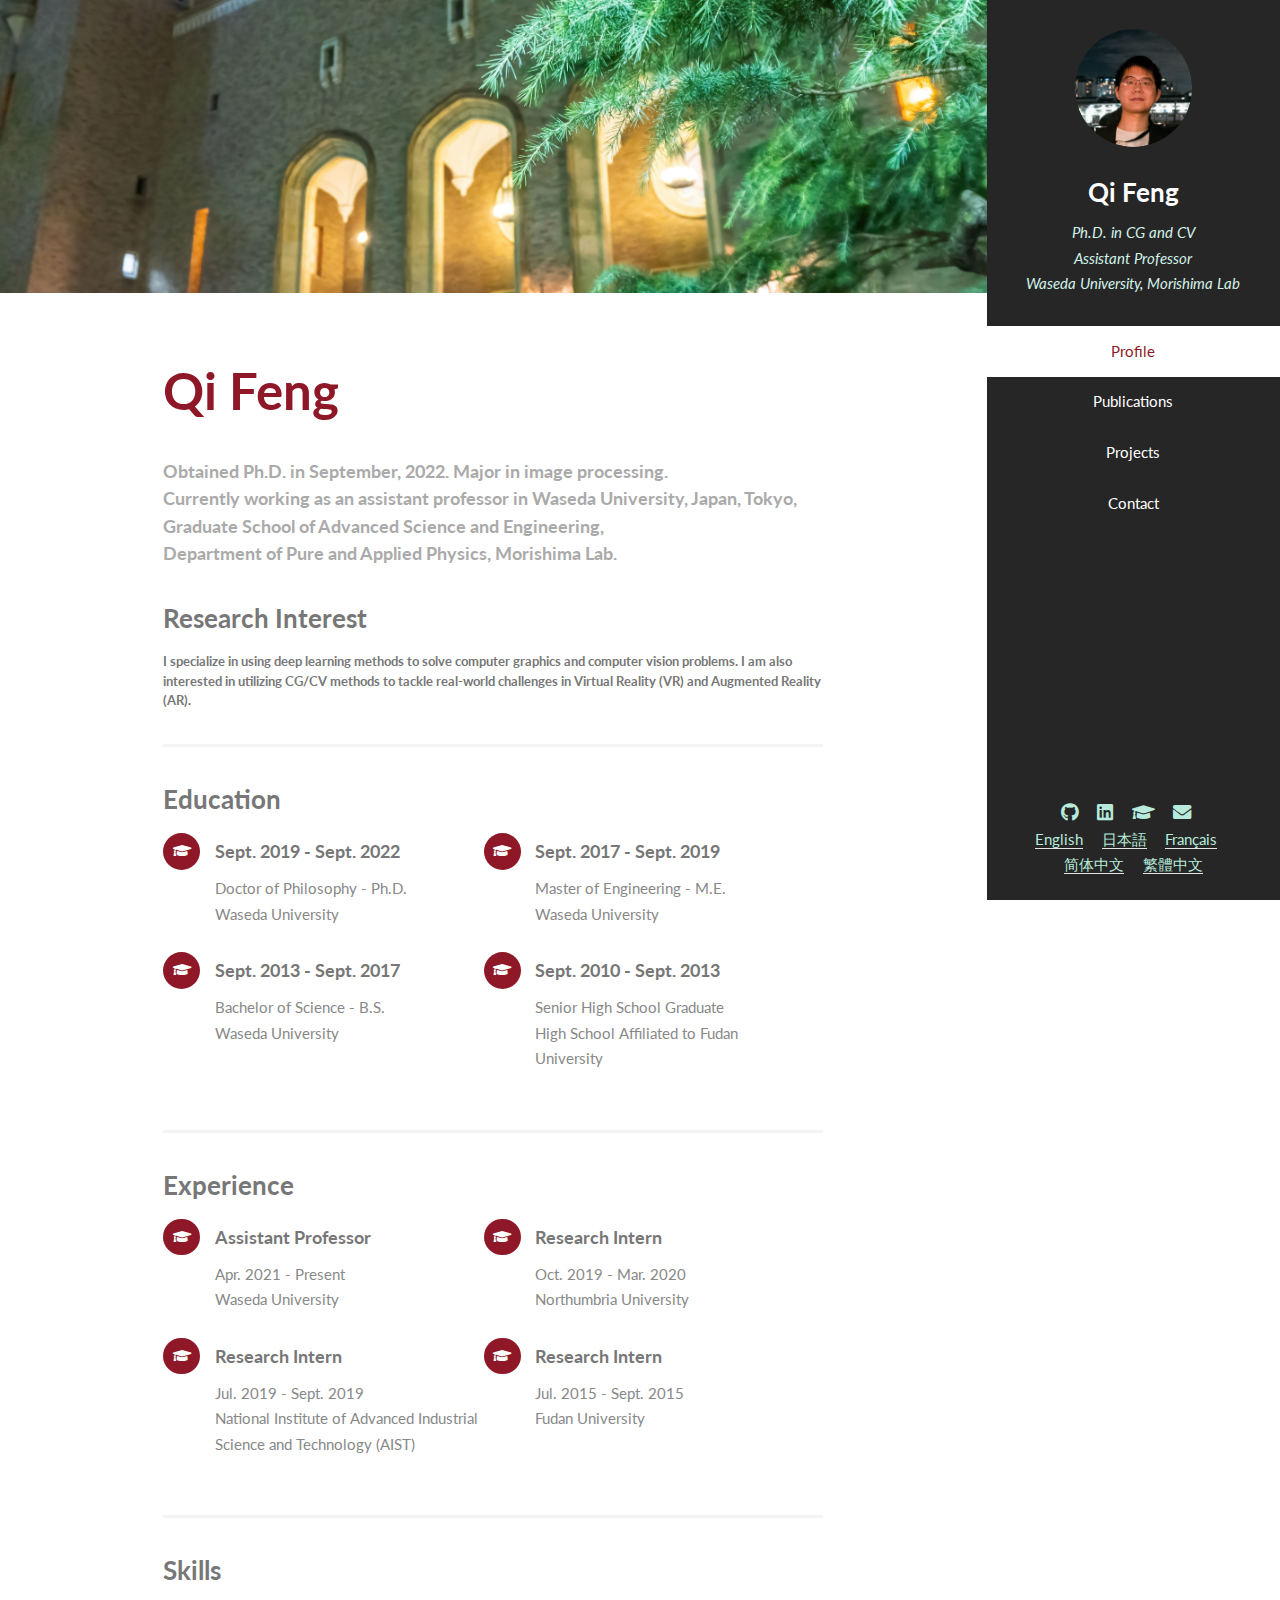
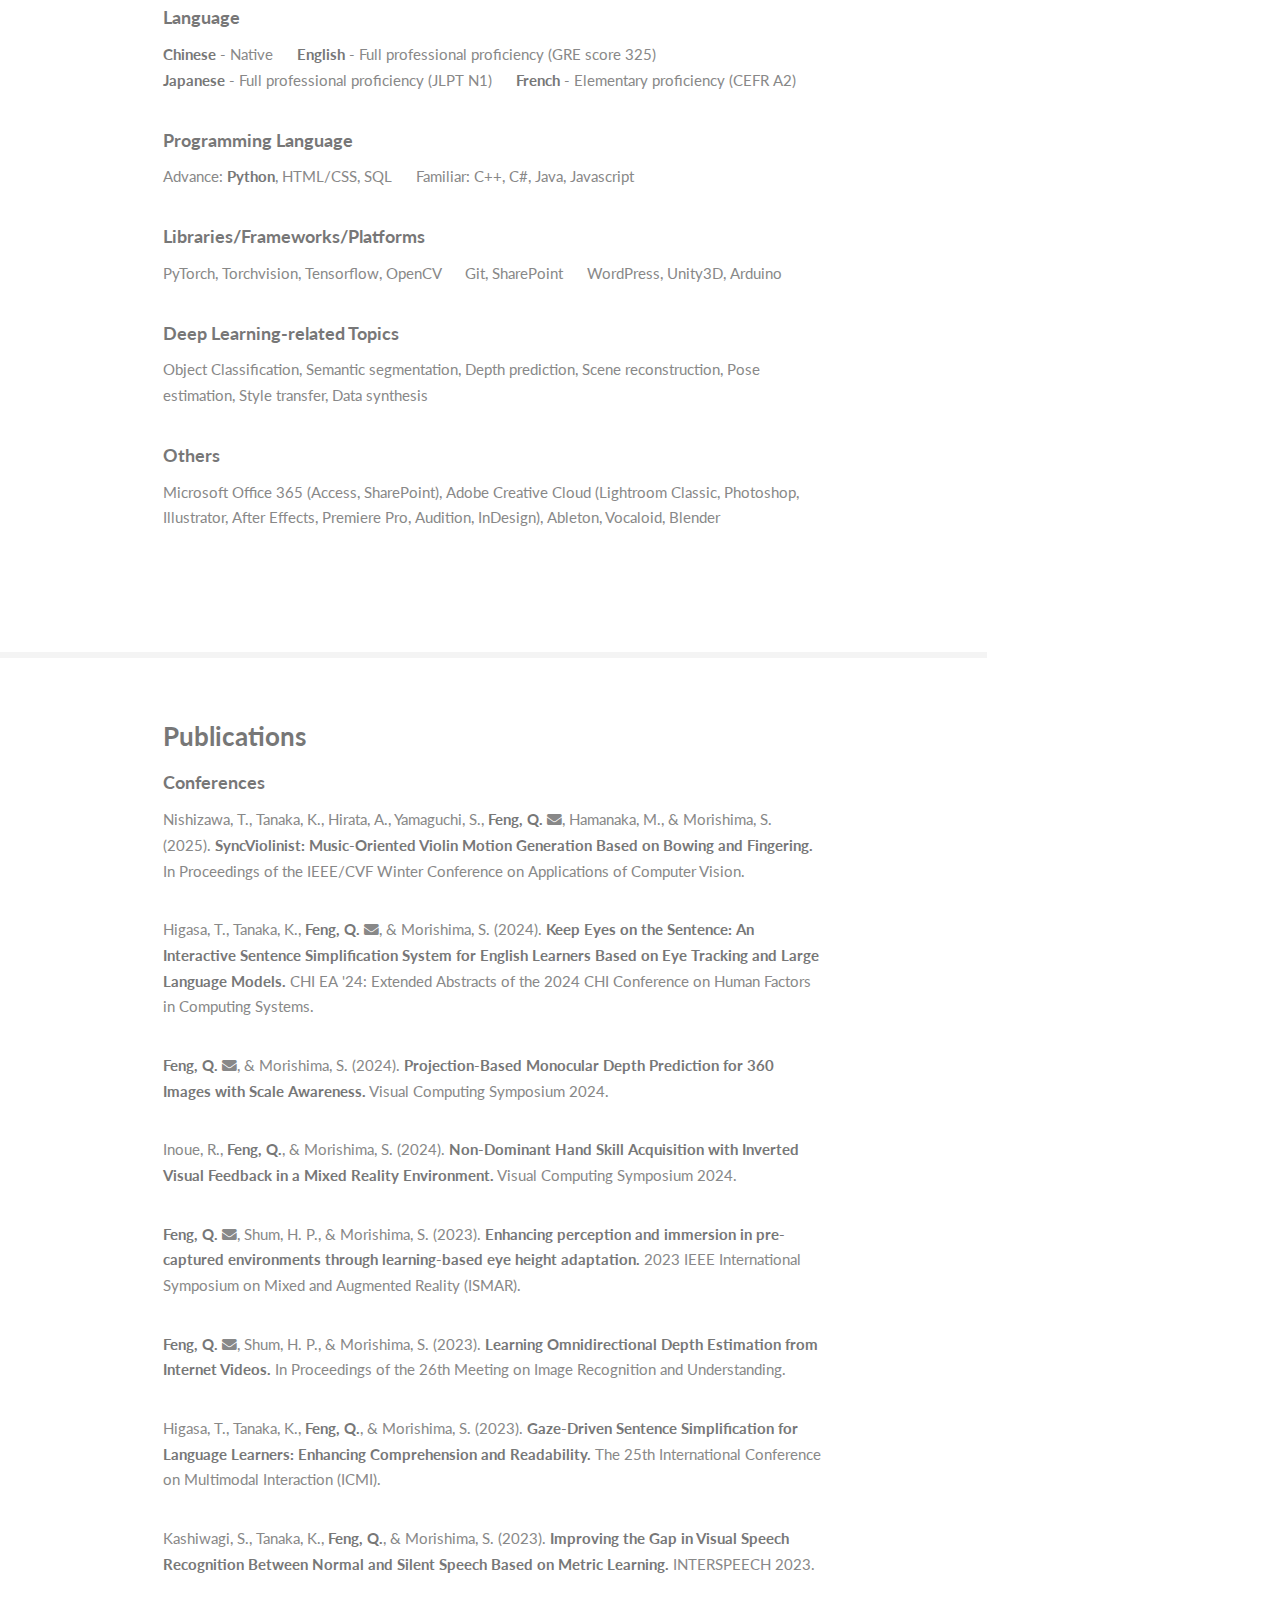
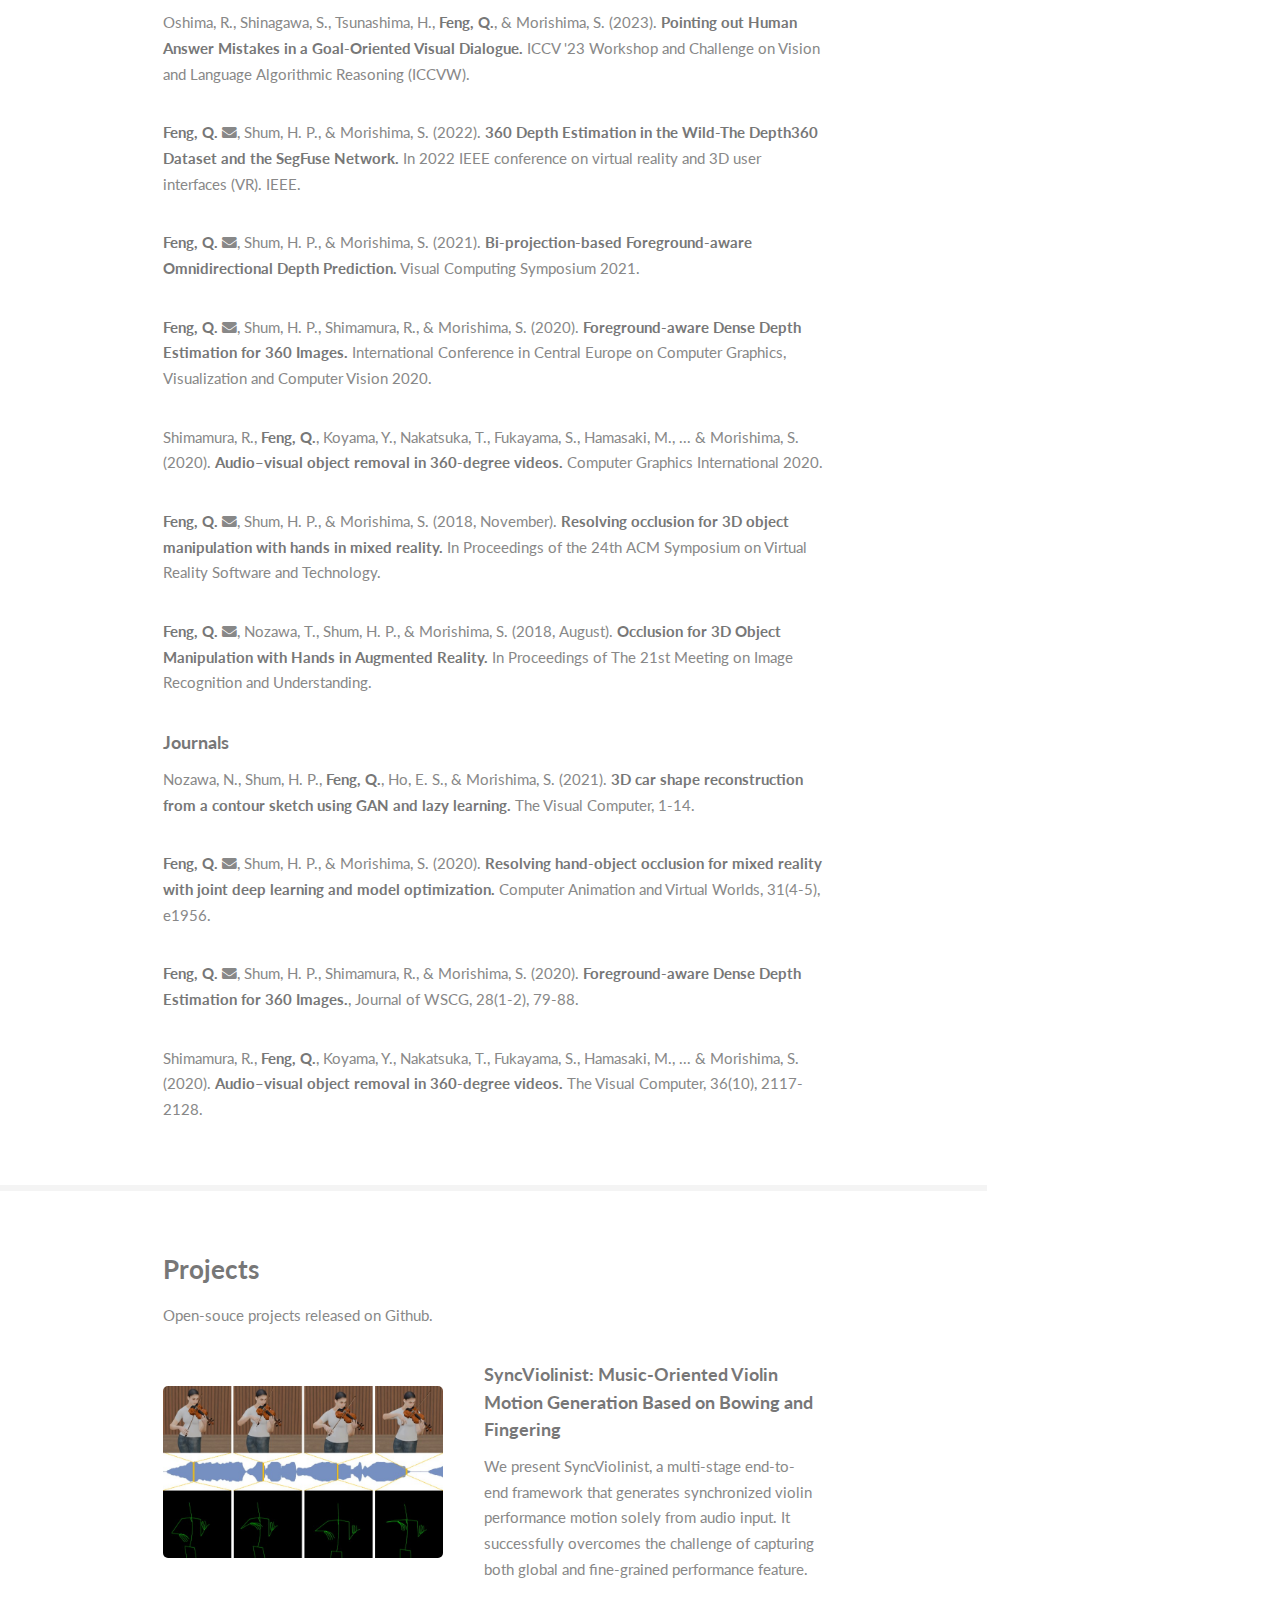
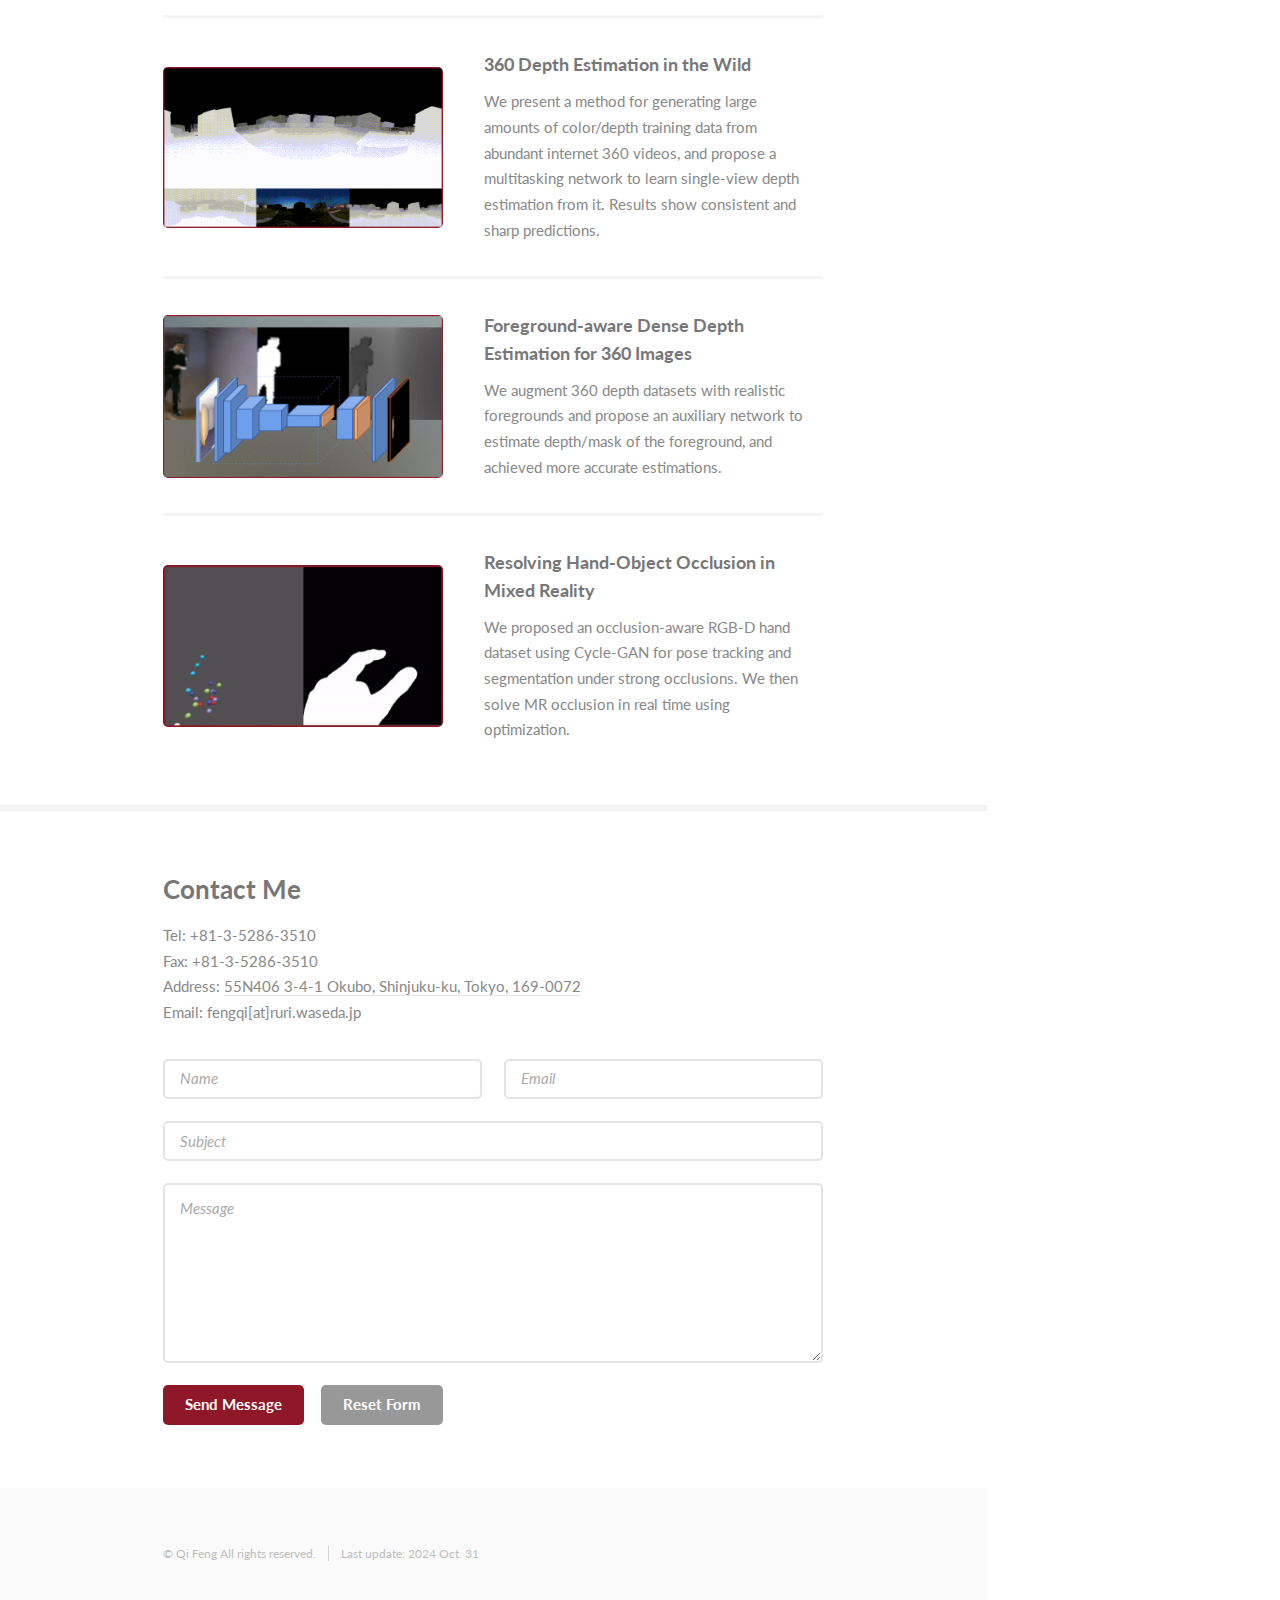
<file: index.html>
<!DOCTYPE HTML>
<html>
	<head>
		<title>Qi Feng | 冯 起</title>
		<link rel="icon" type="image/x-icon" href="/images/favicon.ico">
		<meta charset="utf-8" />
		<meta name="viewport" content="width=device-width, initial-scale=1, user-scalable=no" />
		<link rel="stylesheet" href="assets/css/main.css" />
	</head>
	<body class="is-preload">

		<!-- Header -->
			<section id="header">
				<header>
					<span class="image avatar"><img src="images/avatar.jpg" alt="" /></span>
					<h1 id="logo"><a href="#">Qi Feng</a></h1>
					<p>Ph.D. in CG and CV <br />
					Assistant Professor<br <br />
					Waseda University, Morishima Lab</p>
				</header>
				<nav id="nav">
					<ul>
						<li><a href="#one" class="active">Profile</a></li>
						<li><a href="#two">Publications</a></li>
						<li><a href="#three">Projects</a></li>
						<li><a href="#four">Contact</a></li>
					</ul>
				</nav>
				<footer>
					<ul class="icons">
						<li><a href="https://github.com/HAL-lucination/" class="icon brands fa-github"><span class="label">Github</span></a></li>
						<li><a href="https://www.linkedin.com/in/qi-feng-2680a6149/" class="icon brands fa-linkedin"><span class="label">Email</span></a></li>
						<li><a href="https://scholar.google.com/citations?view_op=list_works&hl=en&authuser=1&user=17y69bAAAAAJ" class="icon solid fa-graduation-cap"><span class="label">Google Scholar</span></a></li>
						<li><a href="mailto: fengqi@ruri.waseda.jp" class="icon solid fa-envelope"><span class="label">Email</span></a></li>
						<br />
						<li><a href="/index.html">English</a></li>
						<li><a href="/ja.html">日本語</a></li>
						<li><a href="/fr.html">Français</a></li><br />
						<li><a href="/zh-cn.html">简体中文</a></li>
						<li><a href="/zh-cht.html">繁體中文</a></li>

					</ul>
				</footer>
			</section>

		<!-- Wrapper -->
			<div id="wrapper">

				<!-- Main -->
					<div id="main">

						<!-- One -->
							<section id="one">
								<div class="image main" data-position="center">
									<img src="images/banner.jpg" alt="" />
								</div>
								<div class="container">
									<header class="major">
										<h2>Qi Feng</h2>
										<h4><p> Obtained Ph.D. in September, 2022. Major in image processing. <br />
											Currently working as an assistant professor in Waseda University, Japan, Tokyo, <br />
											Graduate School of Advanced Science and Engineering, <br />
											Department of Pure and Applied Physics, <a href="https://morishima-lab.jp/">Morishima Lab</a>.</p></h4>
									</header>
									<div class="features">
										<article>
												<h3>Research Interest</h3>
												<h5><p>I specialize in using deep learning methods to solve computer graphics and computer vision problems.
													I am also interested in utilizing CG/CV methods to tackle real-world challenges in Virtual Reality (VR) and Augmented Reality (AR). </p></h5>
										</article>
										<article>
												<h3>Education</h3>
												<ul class="feature-icons">
													<li class="icon solid fa-graduation-cap"><h4>Sept. 2019 - Sept. 2022</h4>
													Doctor of Philosophy - Ph.D. <br />
													Waseda University </li>
													<li class="icon solid fa-graduation-cap"><h4>Sept. 2017 - Sept. 2019</h4>
													Master of Engineering - M.E. <br />
													Waseda University </li>
													<li class="icon solid fa-graduation-cap"><h4>Sept. 2013 - Sept. 2017</h4>
													Bachelor of Science - B.S. <br />
													Waseda University </li>
													<li class="icon solid fa-graduation-cap"><h4>Sept. 2010 - Sept. 2013</h4>
													Senior High School Graduate <br />
													High School Affiliated to Fudan University </li>
												</ul>
										</article>
										<article>
												<h3>Experience</h3>
												<ul class="feature-icons">
													<li class="icon solid fa-graduation-cap"><h4>Assistant Professor</h4>
													Apr. 2021 - Present<br />
													Waseda University </li>
													<li class="icon solid fa-graduation-cap"><h4>Research Intern</h4>
													Oct. 2019 - Mar. 2020 <br />
													Northumbria University </li>
													<li class="icon solid fa-graduation-cap"><h4>Research Intern</h4>
													Jul. 2019 - Sept. 2019 <br />
													National Institute of Advanced Industrial Science and Technology (AIST) </li>
													<li class="icon solid fa-graduation-cap"><h4>Research Intern</h4>
													Jul. 2015 - Sept. 2015 <br />
													Fudan University </li>
												</ul>
										</article>
										<article>
												<h3>Skills</h3>
												<h4>Language</h4>
												<p><b>Chinese</b> - Native &nbsp;&nbsp;&nbsp;&nbsp; <b>English</b> - Full professional proficiency (GRE score 325) <br />
												<b>Japanese</b> - Full professional proficiency (JLPT N1) &nbsp;&nbsp;&nbsp;&nbsp; <b>French</b> - Elementary proficiency (CEFR A2) </p>
												<h4>Programming Language</h4>
												<p>Advance: <b>Python</b>, HTML/CSS, SQL &nbsp;&nbsp;&nbsp;&nbsp; Familiar: C++, C#, Java, Javascript</p>
												<h4>Libraries/Frameworks/Platforms</h4>
												<p>PyTorch, Torchvision, Tensorflow, OpenCV &nbsp;&nbsp;&nbsp;&nbsp; Git, SharePoint &nbsp;&nbsp;&nbsp;&nbsp;  WordPress, Unity3D, Arduino</p>
												<h4>Deep Learning-related Topics</h4>
												<p>Object Classification, Semantic segmentation, Depth prediction, Scene reconstruction, Pose estimation, Style transfer, Data synthesis</p>
												<h4>Others</h4>
												<p>Microsoft Office 365 (Access, SharePoint), Adobe Creative Cloud (Lightroom Classic, Photoshop, Illustrator, After Effects, Premiere Pro, Audition, InDesign), Ableton, Vocaloid, Blender</p><br />
										</article>
									</div>
								</div>
							</section>

						<!-- Two -->
							<section id="two">
								<div class="container">
									<div class="features">
										<article>
												<h3>Publications</h3>
												<h4>Conferences</h4>
												<p>Nishizawa, T., Tanaka, K., Hirata, A., Yamaguchi, S., <b>Feng, Q.</b> <i class="fa fa-envelope"></i>, Hamanaka, M., & Morishima, S. (2025). <b>SyncViolinist: Music-Oriented Violin Motion Generation Based on Bowing and Fingering.</b> In Proceedings of the IEEE/CVF Winter Conference on Applications of Computer Vision.</p>
												<p>Higasa, T., Tanaka, K., <b>Feng, Q.</b> <i class="fa fa-envelope"></i>, & Morishima, S. (2024). <b>Keep Eyes on the Sentence: An Interactive Sentence Simplification System for English Learners Based on Eye Tracking and Large Language Models.</b> CHI EA '24: Extended Abstracts of the 2024 CHI Conference on Human Factors in Computing Systems.</p>
												<p><b>Feng, Q.</b> <i class="fa fa-envelope"></i>, & Morishima, S. (2024). <b>Projection-Based Monocular Depth Prediction for 360 Images with Scale Awareness.</b> Visual Computing Symposium 2024.</p>
												<p>Inoue, R., <b>Feng, Q.</b>, & Morishima, S. (2024). <b>Non-Dominant Hand Skill Acquisition with Inverted Visual Feedback in a Mixed Reality Environment.</b> Visual Computing Symposium 2024.</p>
												<p><b>Feng, Q.</b> <i class="fa fa-envelope"></i>, Shum, H. P., & Morishima, S. (2023). <b>Enhancing perception and immersion in pre-captured environments through learning-based eye height adaptation.</b> 2023 IEEE International Symposium on Mixed and Augmented Reality (ISMAR).</p>
												<p><b>Feng, Q.</b> <i class="fa fa-envelope"></i>, Shum, H. P., & Morishima, S. (2023). <b>Learning Omnidirectional Depth Estimation from Internet Videos.</b> In Proceedings of the 26th Meeting on Image Recognition and Understanding.</p>
												<p>Higasa, T., Tanaka, K., <b>Feng, Q.</b>, & Morishima, S. (2023). <b>Gaze-Driven Sentence Simplification for Language Learners: Enhancing Comprehension and Readability.</b> The 25th International Conference on Multimodal Interaction (ICMI).</p>
												<p>Kashiwagi, S., Tanaka, K., <b>Feng, Q.</b>, & Morishima, S. (2023). <b>Improving the Gap in Visual Speech Recognition Between Normal and Silent Speech Based on Metric Learning.</b> INTERSPEECH 2023.</p>
												<p>Oshima, R., Shinagawa, S., Tsunashima, H., <b>Feng, Q.</b>, & Morishima, S. (2023). <b>Pointing out Human Answer Mistakes in a Goal-Oriented Visual Dialogue.</b> ICCV '23 Workshop and Challenge on Vision and Language Algorithmic Reasoning (ICCVW).</p>
												<p><b>Feng, Q.</b> <i class="fa fa-envelope"></i>, Shum, H. P., & Morishima, S. (2022). <b>360 Depth Estimation in the Wild-The Depth360 Dataset and the SegFuse Network.</b> In 2022 IEEE conference on virtual reality and 3D user interfaces (VR). IEEE.</p>
												<p><b>Feng, Q.</b> <i class="fa fa-envelope"></i>, Shum, H. P., & Morishima, S. (2021). <b>Bi-projection-based Foreground-aware Omnidirectional Depth Prediction.</b> Visual Computing Symposium 2021.</p>
												<p><b>Feng, Q.</b> <i class="fa fa-envelope"></i>, Shum, H. P., Shimamura, R., & Morishima, S. (2020). <b>Foreground-aware Dense Depth Estimation for 360 Images.</b> International Conference in Central Europe on Computer Graphics, Visualization and Computer Vision 2020.</p>
												<p>Shimamura, R., <b>Feng, Q.</b>, Koyama, Y., Nakatsuka, T., Fukayama, S., Hamasaki, M., ... & Morishima, S. (2020). <b>Audio–visual object removal in 360-degree videos.</b> Computer Graphics International 2020.</p>
												<p><b>Feng, Q.</b> <i class="fa fa-envelope"></i>, Shum, H. P., & Morishima, S. (2018, November). <b>Resolving occlusion for 3D object manipulation with hands in mixed reality.</b> In Proceedings of the 24th ACM Symposium on Virtual Reality Software and Technology.</p>
												<p><b>Feng, Q.</b> <i class="fa fa-envelope"></i>, Nozawa, T., Shum, H. P., & Morishima, S. (2018, August). <b>Occlusion for 3D Object Manipulation with Hands in Augmented Reality.</b> In Proceedings of The 21st Meeting on Image Recognition and Understanding.</p>
												<h4>Journals</h4>
												<p>Nozawa, N., Shum, H. P., <b>Feng, Q.</b>, Ho, E. S., & Morishima, S. (2021). <b>3D car shape reconstruction from a contour sketch using GAN and lazy learning.</b> The Visual Computer, 1-14.</p>
												<p><b>Feng, Q.</b> <i class="fa fa-envelope"></i>, Shum, H. P., & Morishima, S. (2020). <b>Resolving hand‐object occlusion for mixed reality with joint deep learning and model optimization.</b>
													Computer Animation and Virtual Worlds, 31(4-5), e1956.</p>
												<p><b>Feng, Q.</b> <i class="fa fa-envelope"></i>, Shum, H. P., Shimamura, R., & Morishima, S. (2020). <b>Foreground-aware Dense Depth Estimation for 360 Images.</b>, Journal of WSCG, 28(1-2), 79-88.</p>
												<p>Shimamura, R., <b>Feng, Q.</b>, Koyama, Y., Nakatsuka, T., Fukayama, S., Hamasaki, M., ... & Morishima, S. (2020). <b>Audio–visual object removal in 360-degree videos.</b> The Visual Computer, 36(10), 2117-2128.</p>
										</article>
									</div>
								</div>
							</section>

						<!-- Three -->
							<section id="three">
								<div class="container">
									<h3>Projects</h3>
									<p>Open-souce projects released on Github.</p>
									<div class="features">
										<article>
											<a href="https://github.com/Kakanat/SyncViolinist" class="image"><img src="images/syncviolin.jpg" alt="" /></a>
											<div class="inner">
												<h4><a href="https://github.com/Kakanat/SyncViolinist">SyncViolinist: Music-Oriented Violin Motion Generation Based on Bowing and Fingering</a></h4>
												<p>We present SyncViolinist, a multi-stage end-to-end framework that generates synchronized violin performance motion solely from audio input. It successfully overcomes the challenge of capturing both global and fine-grained performance feature.</p>
											</div>
										</article>
										<article>
											<a href="https://segfuse.github.io/" class="image"><img src="images/segfuse.gif" alt="" /></a>
											<div class="inner">
												<h4><a href="https://segfuse.github.io/">360 Depth Estimation in the Wild</a></h4>
												<p>We present a method for generating large amounts of color/depth training data from abundant internet 360 videos,
													and propose a multitasking network to learn single-view depth estimation from it. Results show consistent and sharp predictions.</p>
											</div>
										</article>
										<article>
											<a href="https://segfuse.github.io/" class="image"><img src="images/foreground.jpg" alt="" /></a>
											<div class="inner">
												<h4><a href="https://segfuse.github.io/">Foreground-aware Dense Depth Estimation for 360 Images</a></h4>
												<p>We augment 360 depth datasets with realistic foregrounds and propose an auxiliary network
													to estimate depth/mask of the foreground, and achieved more accurate estimations.</p>
											</div>
										</article>
										<article>
											<a href="https://github.com/HAL-lucination/cyclegan-hand" class="image"><img src="images/hand.gif" alt="" /></a>
											<div class="inner">
												<h4><a href="https://github.com/HAL-lucination/cyclegan-hand">Resolving Hand-Object Occlusion in Mixed Reality</a></h4>
												<p>We proposed an occlusion-aware RGB-D hand dataset using Cycle-GAN for pose tracking and segmentation under strong occlusions.
													We then solve MR occlusion in real time using optimization.</p>
											</div>
										</article>
									</div>
								</div>
							</section>

						<!-- Four -->
							<section id="four">
								<div class="container">
									<h3>Contact Me</h3>
									<p>Tel: +81-3-5286-3510<br />
										Fax: +81-3-5286-3510<br />
										Address: <a href="https://goo.gl/maps/qCkFEBYzue7V8PMCA">55N406 3-4-1 Okubo, Shinjuku-ku, Tokyo, 169-0072</a><br />
										Email: fengqi[at]ruri.waseda.jp</p>
									<form action="http://formspree.io/fengqi@ruri.waseda.jp" method="POST">
										<div class="row gtr-uniform">
											<div class="col-6 col-12-xsmall"><input type="text" name="name" id="name" placeholder="Name" /></div>
											<div class="col-6 col-12-xsmall"><input type="email" name="email" id="email" placeholder="Email" /></div>
											<div class="col-12"><input type="text" name="subject" id="subject" placeholder="Subject" /></div>
											<div class="col-12"><textarea name="message" id="message" placeholder="Message" rows="6"></textarea></div>
											<div class="col-12">
												<ul class="actions">
													<li><input type="submit" class="primary" value="Send Message" /></li>
													<li><input type="reset" value="Reset Form" /></li>
												</ul>
											</div>
										</div>
									</form>
								</div>
							</section>
					</div>

				<!-- Footer -->
					<section id="footer">
						<div class="container">
							<ul class="copyright">
								<li>&copy; Qi Feng All rights reserved.</li><li>Last update: 2024 Oct. 31</li>
							</ul>
						</div>
					</section>

			</div>

		<!-- Scripts -->
			<script src="assets/js/jquery.min.js"></script>
			<script src="assets/js/jquery.scrollex.min.js"></script>
			<script src="assets/js/jquery.scrolly.min.js"></script>
			<script src="assets/js/browser.min.js"></script>
			<script src="assets/js/breakpoints.min.js"></script>
			<script src="assets/js/util.js"></script>
			<script src="assets/js/main.js"></script>

	</body>
</html>
</file>
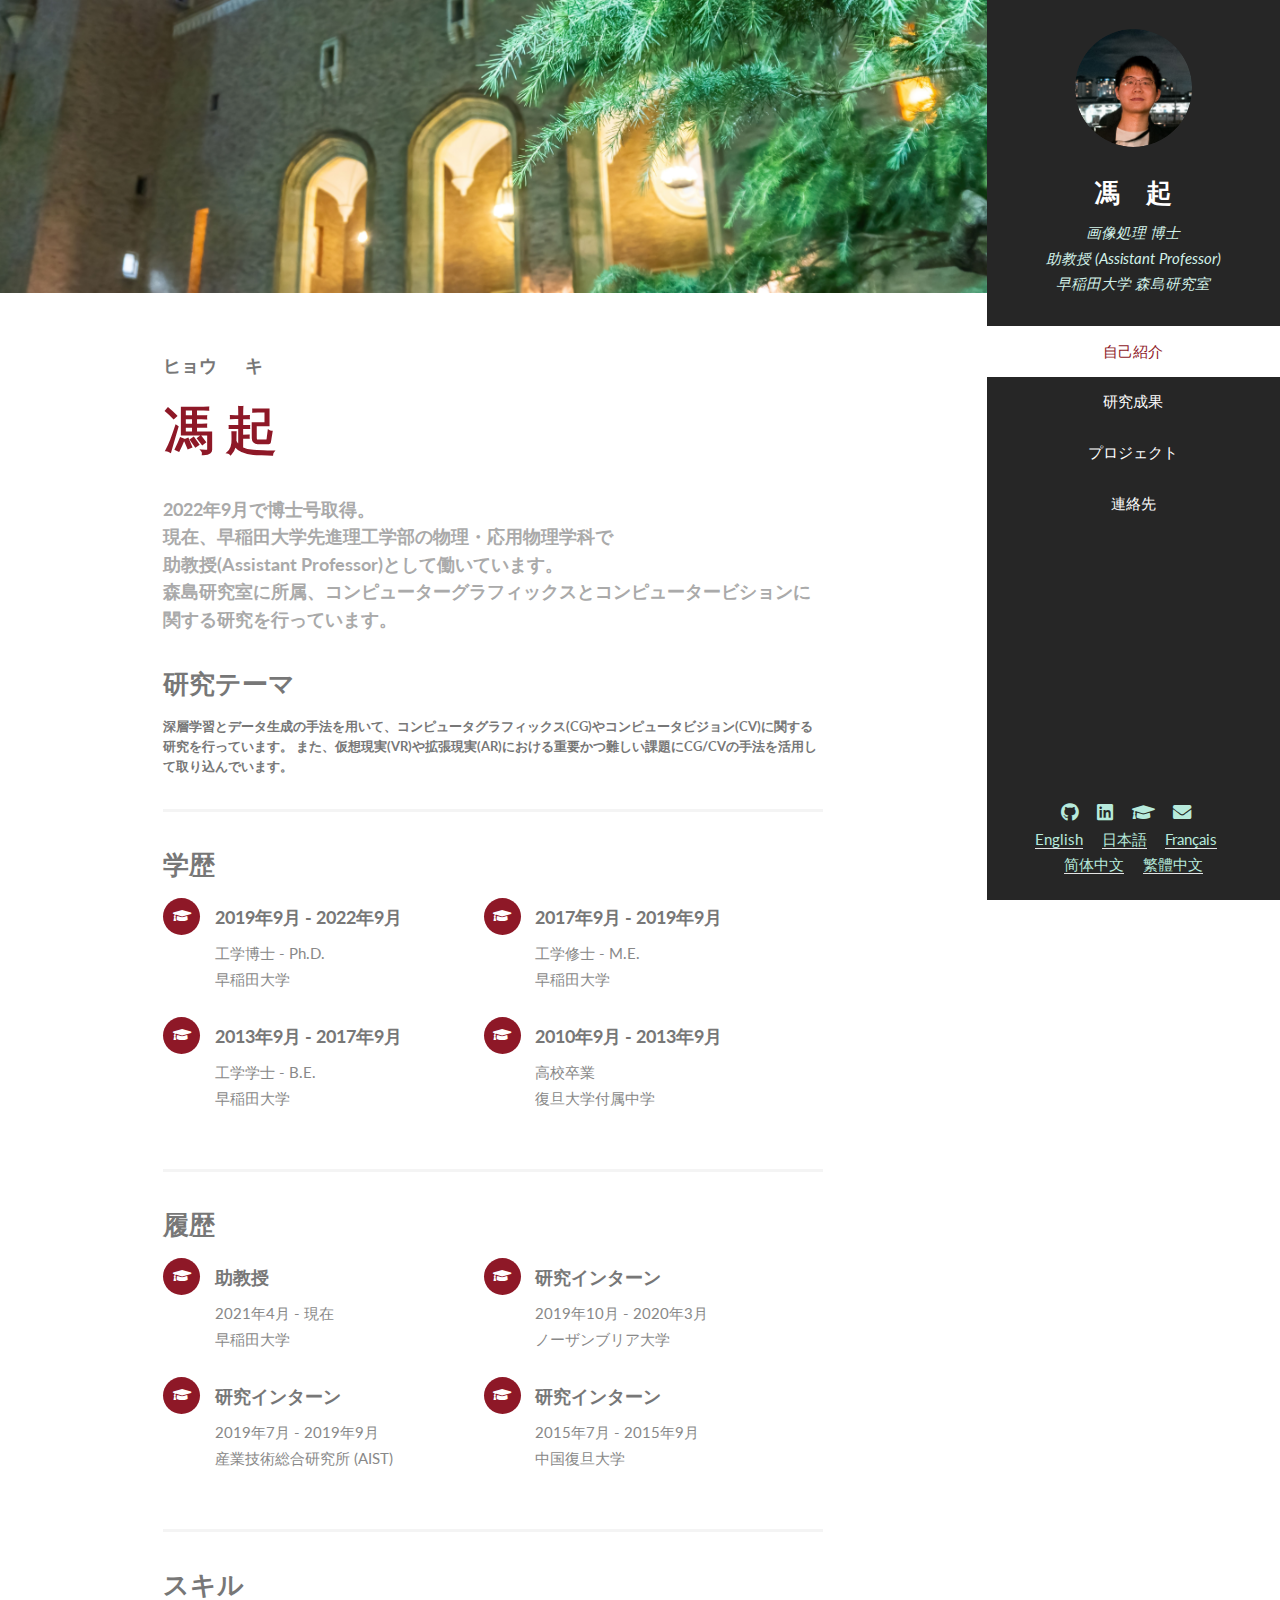
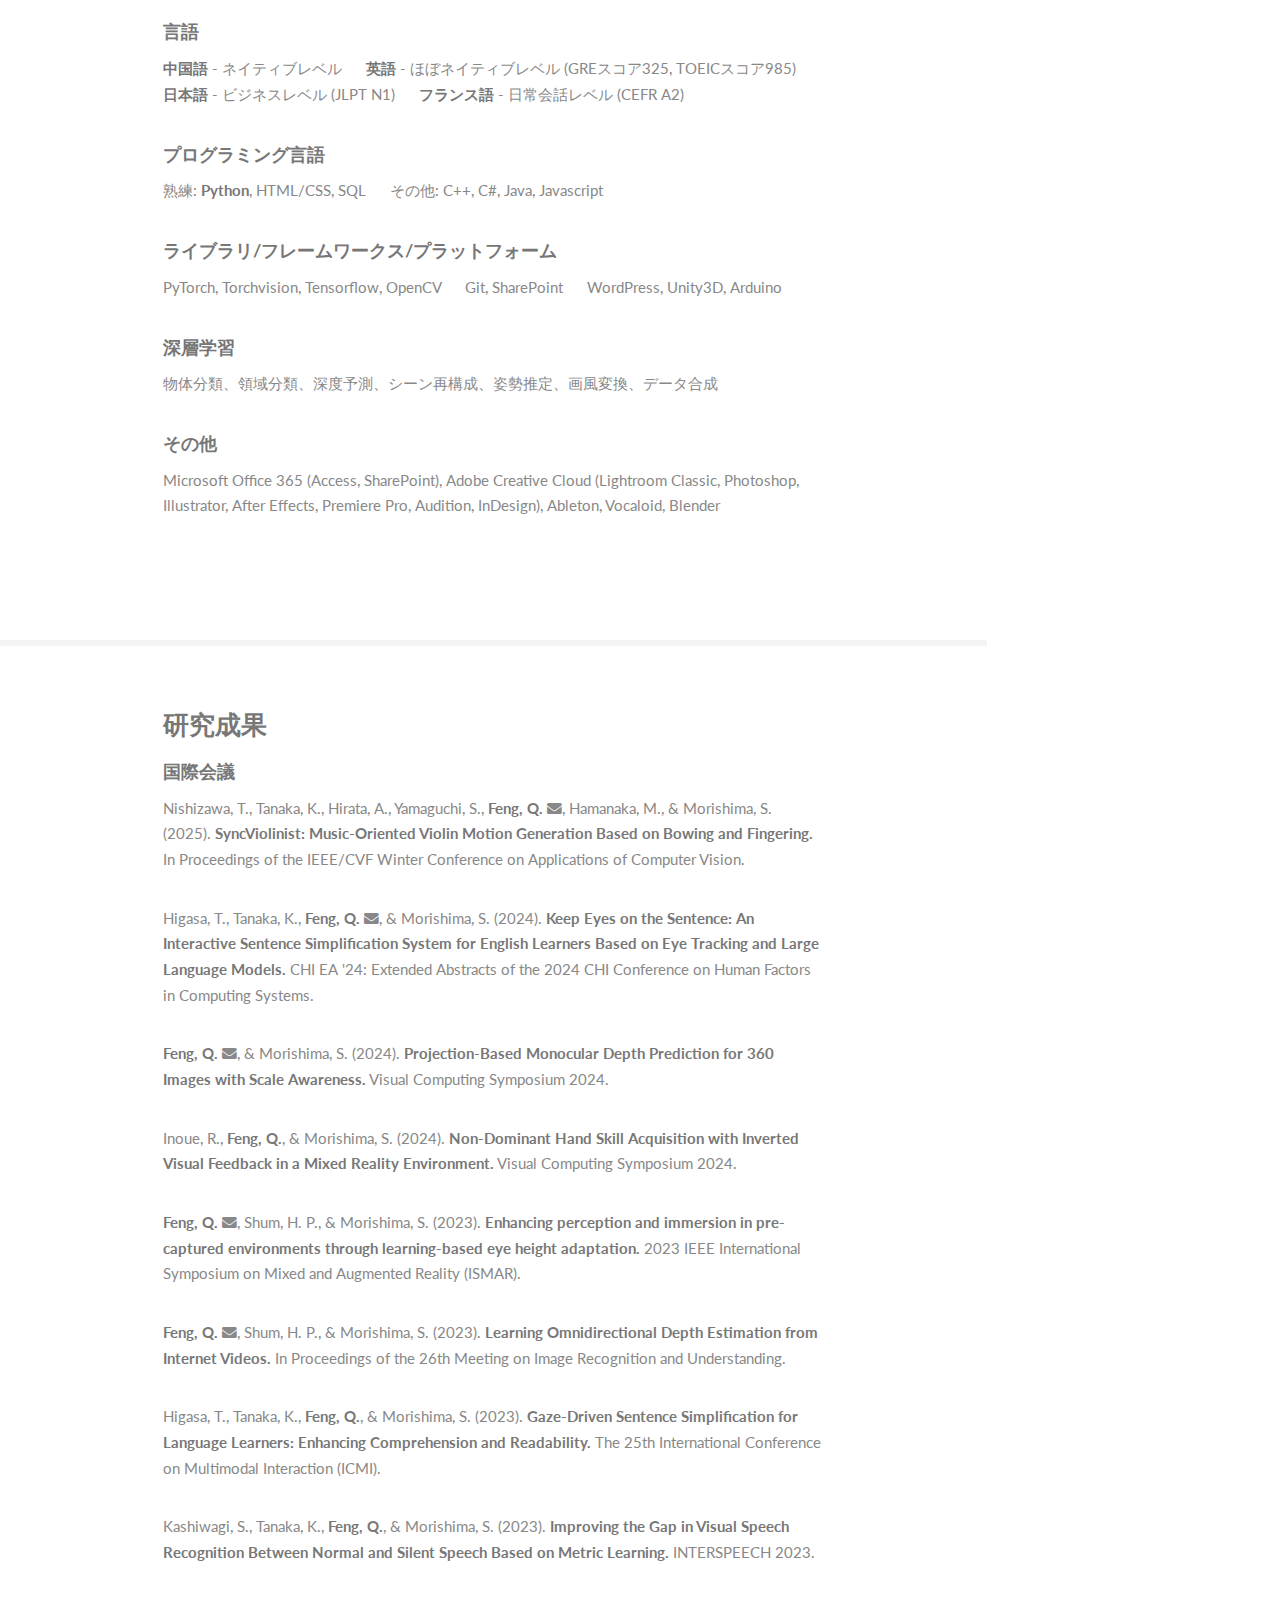
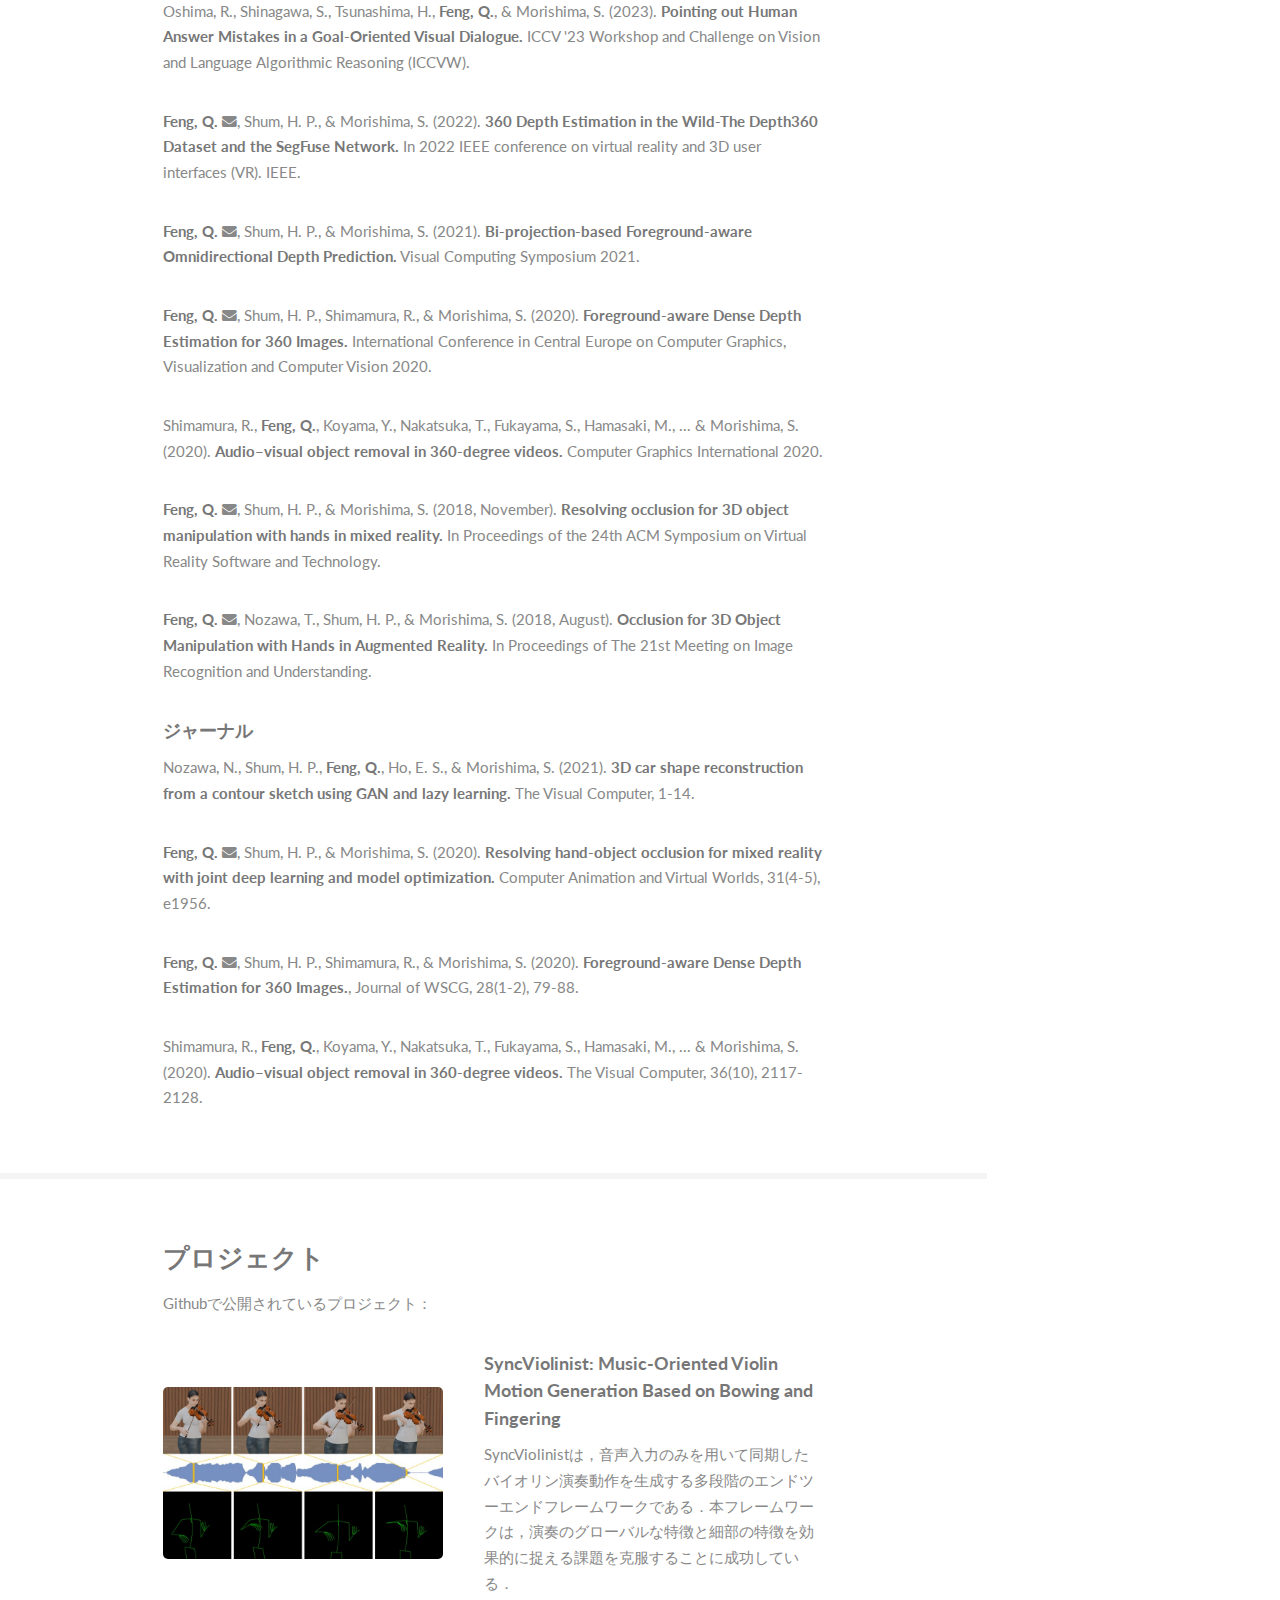
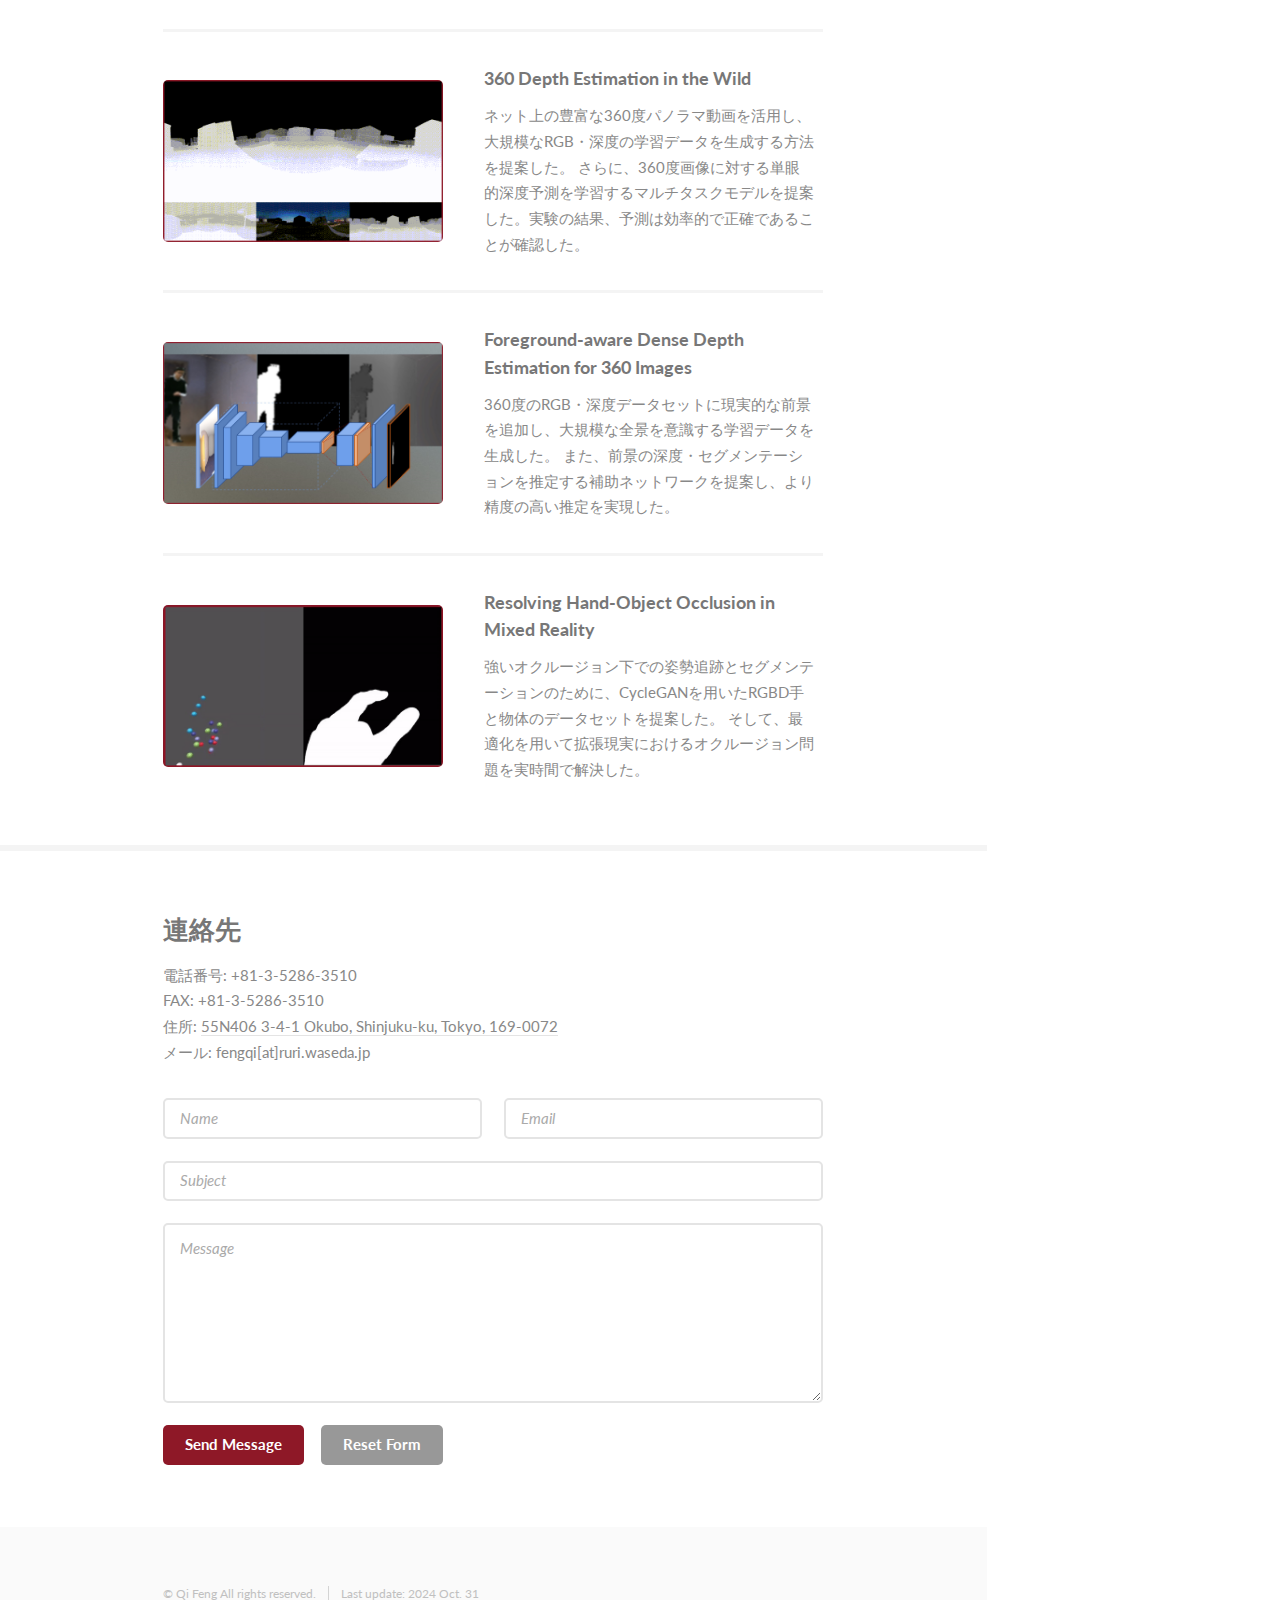
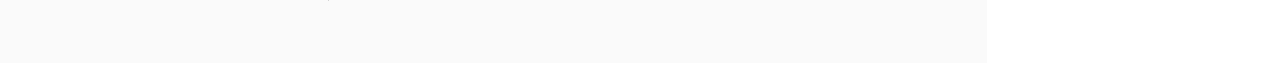
<file: ja.html>
<!DOCTYPE HTML>
<html>
	<head>
		<title>Qi Feng | 馮 起</title>
		<link rel="icon" type="image/x-icon" href="/images/favicon.ico">
		<meta charset="utf-8" />
		<meta name="viewport" content="width=device-width, initial-scale=1, user-scalable=no" />
		<link rel="stylesheet" href="assets/css/main.css" />
	</head>
	<body class="is-preload">

		<!-- Header -->
			<section id="header">
				<header>
					<span class="image avatar"><img src="images/avatar.jpg" alt="" /></span>
					<h1 id="logo"><a href="#">馮　起</a></h1>
					<p>画像処理 博士<br />
					助教授 (Assistant Professor) <br />
					早稲田大学 森島研究室</p>
				</header>
				<nav id="nav">
					<ul>
						<li><a href="#one" class="active">自己紹介</a></li>
						<li><a href="#two">研究成果</a></li>
						<li><a href="#three">プロジェクト</a></li>
						<li><a href="#four">連絡先</a></li>
					</ul>
				</nav>
				<footer>
					<ul class="icons">
						<li><a href="https://github.com/HAL-lucination/" class="icon brands fa-github"><span class="label">Github</span></a></li>
						<li><a href="https://www.linkedin.com/in/qi-feng-2680a6149/" class="icon brands fa-linkedin"><span class="label">Email</span></a></li>
						<li><a href="https://scholar.google.com/citations?view_op=list_works&hl=en&authuser=1&user=17y69bAAAAAJ" class="icon solid fa-graduation-cap"><span class="label">Google Scholar</span></a></li>
						<li><a href="mailto: fengqi@ruri.waseda.jp" class="icon solid fa-envelope"><span class="label">Email</span></a></li>
						<br />
						<li><a href="/index.html">English</a></li>
						<li><a href="/ja.html">日本語</a></li>
						<li><a href="/fr.html">Français</a></li><br />
						<li><a href="/zh-cn.html">简体中文</a></li>
						<li><a href="/zh-cht.html">繁體中文</a></li>

					</ul>
				</footer>
			</section>

		<!-- Wrapper -->
			<div id="wrapper">

				<!-- Main -->
					<div id="main">

						<!-- One -->
							<section id="one">
								<div class="image main" data-position="center">
									<img src="images/banner.jpg" alt="" />
								</div>
								<div class="container">
									<header class="major">
										<h4>ヒョウ&nbsp;&nbsp;&nbsp;&nbsp;&nbsp;&nbsp;&nbsp;キ</h4>
										<h2>馮 起</h2>
										<h4><p> 2022年9月で博士号取得。<br />
											現在、早稲田大学先進理工学部の物理・応用物理学科で <br />
											助教授(Assistant Professor)として働いています。<br />
											<a href="https://morishima-lab.jp/">森島研究室</a>に所属、コンピューターグラフィックスとコンピュータービションに関する研究を行っています。</p></h4>
									</header>
									<div class="features">
										<article>
												<h3>研究テーマ</h3>
												<h5><p> 深層学習とデータ生成の手法を用いて、コンピュータグラフィックス(CG)やコンピュータビジョン(CV)に関する研究を行っています。
													また、仮想現実(VR)や拡張現実(AR)における重要かつ難しい課題にCG/CVの手法を活用して取り込んでいます。</p></h5>
										</article>
										<article>
												<h3>学歴</h3>
												<ul class="feature-icons">
													<li class="icon solid fa-graduation-cap"><h4>2019年9月 - 2022年9月</h4>
													工学博士 - Ph.D. <br />
													早稲田大学 </li>
													<li class="icon solid fa-graduation-cap"><h4>2017年9月 - 2019年9月</h4>
													工学修士 - M.E. <br />
													早稲田大学 </li>
													<li class="icon solid fa-graduation-cap"><h4>2013年9月 - 2017年9月</h4>
													工学学士 - B.E. <br />
													早稲田大学 </li>
													<li class="icon solid fa-graduation-cap"><h4>2010年9月 - 2013年9月</h4>
													高校卒業 <br />
													復旦大学付属中学 </li>
												</ul>
										</article>
										<article>
												<h3>履歴</h3>
												<ul class="feature-icons">
													<li class="icon solid fa-graduation-cap"><h4>助教授</h4>
													2021年4月 - 現在<br />
													早稲田大学 </li>
													<li class="icon solid fa-graduation-cap"><h4>研究インターン</h4>
													2019年10月 - 2020年3月 <br />
													ノーザンブリア大学 </li>
													<li class="icon solid fa-graduation-cap"><h4>研究インターン</h4>
													2019年7月 - 2019年9月 <br />
													産業技術総合研究所 (AIST) </li>
													<li class="icon solid fa-graduation-cap"><h4>研究インターン</h4>
													2015年7月 - 2015年9月 <br />
													中国復旦大学 </li>
												</ul>
										</article>
										<article>
												<h3>スキル</h3>
												<h4>言語</h4>
												<p><b>中国語</b> - ネイティブレベル &nbsp;&nbsp;&nbsp;&nbsp; <b>英語</b> - ほぼネイティブレベル (GREスコア325, TOEICスコア985) <br />
												<b>日本語</b> - ビジネスレベル (JLPT N1) &nbsp;&nbsp;&nbsp;&nbsp; <b>フランス語</b> - 日常会話レベル (CEFR A2) </p>
												<h4>プログラミング言語</h4>
												<p>熟練: <b>Python</b>, HTML/CSS, SQL &nbsp;&nbsp;&nbsp;&nbsp; その他: C++, C#, Java, Javascript</p>
												<h4>ライブラリ/フレームワークス/プラットフォーム</h4>
												<p>PyTorch, Torchvision, Tensorflow, OpenCV &nbsp;&nbsp;&nbsp;&nbsp; Git, SharePoint &nbsp;&nbsp;&nbsp;&nbsp;  WordPress, Unity3D, Arduino</p>
												<h4>深層学習</h4>
												<p>物体分類、領域分類、深度予測、シーン再構成、姿勢推定、画風変換、データ合成</p>
												<h4>その他</h4>
												<p>Microsoft Office 365 (Access, SharePoint), Adobe Creative Cloud (Lightroom Classic, Photoshop, Illustrator, After Effects, Premiere Pro, Audition, InDesign), Ableton, Vocaloid, Blender</p><br />
										</article>
									</div>
								</div>
							</section>

						<!-- Two -->
							<section id="two">
								<div class="container">
									<div class="features">
										<article>
												<h3>研究成果</h3>
												<h4>国際会議</h4>
												<p>Nishizawa, T., Tanaka, K., Hirata, A., Yamaguchi, S., <b>Feng, Q.</b> <i class="fa fa-envelope"></i>, Hamanaka, M., & Morishima, S. (2025). <b>SyncViolinist: Music-Oriented Violin Motion Generation Based on Bowing and Fingering.</b> In Proceedings of the IEEE/CVF Winter Conference on Applications of Computer Vision.</p>
												<p>Higasa, T., Tanaka, K., <b>Feng, Q.</b> <i class="fa fa-envelope"></i>, & Morishima, S. (2024). <b>Keep Eyes on the Sentence: An Interactive Sentence Simplification System for English Learners Based on Eye Tracking and Large Language Models.</b> CHI EA '24: Extended Abstracts of the 2024 CHI Conference on Human Factors in Computing Systems.</p>
												<p><b>Feng, Q.</b> <i class="fa fa-envelope"></i>, & Morishima, S. (2024). <b>Projection-Based Monocular Depth Prediction for 360 Images with Scale Awareness.</b> Visual Computing Symposium 2024.</p>
												<p>Inoue, R., <b>Feng, Q.</b>, & Morishima, S. (2024). <b>Non-Dominant Hand Skill Acquisition with Inverted Visual Feedback in a Mixed Reality Environment.</b> Visual Computing Symposium 2024.</p>
												<p><b>Feng, Q.</b> <i class="fa fa-envelope"></i>, Shum, H. P., & Morishima, S. (2023). <b>Enhancing perception and immersion in pre-captured environments through learning-based eye height adaptation.</b> 2023 IEEE International Symposium on Mixed and Augmented Reality (ISMAR).</p>
												<p><b>Feng, Q.</b> <i class="fa fa-envelope"></i>, Shum, H. P., & Morishima, S. (2023). <b>Learning Omnidirectional Depth Estimation from Internet Videos.</b> In Proceedings of the 26th Meeting on Image Recognition and Understanding.</p>
												<p>Higasa, T., Tanaka, K., <b>Feng, Q.</b>, & Morishima, S. (2023). <b>Gaze-Driven Sentence Simplification for Language Learners: Enhancing Comprehension and Readability.</b> The 25th International Conference on Multimodal Interaction (ICMI).</p>
												<p>Kashiwagi, S., Tanaka, K., <b>Feng, Q.</b>, & Morishima, S. (2023). <b>Improving the Gap in Visual Speech Recognition Between Normal and Silent Speech Based on Metric Learning.</b> INTERSPEECH 2023.</p>
												<p>Oshima, R., Shinagawa, S., Tsunashima, H., <b>Feng, Q.</b>, & Morishima, S. (2023). <b>Pointing out Human Answer Mistakes in a Goal-Oriented Visual Dialogue.</b> ICCV '23 Workshop and Challenge on Vision and Language Algorithmic Reasoning (ICCVW).</p>
												<p><b>Feng, Q.</b> <i class="fa fa-envelope"></i>, Shum, H. P., & Morishima, S. (2022). <b>360 Depth Estimation in the Wild-The Depth360 Dataset and the SegFuse Network.</b> In 2022 IEEE conference on virtual reality and 3D user interfaces (VR). IEEE.</p>
												<p><b>Feng, Q.</b> <i class="fa fa-envelope"></i>, Shum, H. P., & Morishima, S. (2021). <b>Bi-projection-based Foreground-aware Omnidirectional Depth Prediction.</b> Visual Computing Symposium 2021.</p>
												<p><b>Feng, Q.</b> <i class="fa fa-envelope"></i>, Shum, H. P., Shimamura, R., & Morishima, S. (2020). <b>Foreground-aware Dense Depth Estimation for 360 Images.</b> International Conference in Central Europe on Computer Graphics, Visualization and Computer Vision 2020.</p>
												<p>Shimamura, R., <b>Feng, Q.</b>, Koyama, Y., Nakatsuka, T., Fukayama, S., Hamasaki, M., ... & Morishima, S. (2020). <b>Audio–visual object removal in 360-degree videos.</b> Computer Graphics International 2020.</p>
												<p><b>Feng, Q.</b> <i class="fa fa-envelope"></i>, Shum, H. P., & Morishima, S. (2018, November). <b>Resolving occlusion for 3D object manipulation with hands in mixed reality.</b> In Proceedings of the 24th ACM Symposium on Virtual Reality Software and Technology.</p>
												<p><b>Feng, Q.</b> <i class="fa fa-envelope"></i>, Nozawa, T., Shum, H. P., & Morishima, S. (2018, August). <b>Occlusion for 3D Object Manipulation with Hands in Augmented Reality.</b> In Proceedings of The 21st Meeting on Image Recognition and Understanding.</p>
												<h4>ジャーナル</h4>
												<p>Nozawa, N., Shum, H. P., <b>Feng, Q.</b>, Ho, E. S., & Morishima, S. (2021). <b>3D car shape reconstruction from a contour sketch using GAN and lazy learning.</b> The Visual Computer, 1-14.</p>
												<p><b>Feng, Q.</b> <i class="fa fa-envelope"></i>, Shum, H. P., & Morishima, S. (2020). <b>Resolving hand‐object occlusion for mixed reality with joint deep learning and model optimization.</b>
													Computer Animation and Virtual Worlds, 31(4-5), e1956.</p>
												<p><b>Feng, Q.</b> <i class="fa fa-envelope"></i>, Shum, H. P., Shimamura, R., & Morishima, S. (2020). <b>Foreground-aware Dense Depth Estimation for 360 Images.</b>, Journal of WSCG, 28(1-2), 79-88.</p>
												<p>Shimamura, R., <b>Feng, Q.</b>, Koyama, Y., Nakatsuka, T., Fukayama, S., Hamasaki, M., ... & Morishima, S. (2020). <b>Audio–visual object removal in 360-degree videos.</b> The Visual Computer, 36(10), 2117-2128.</p>
										</article>
									</div>
								</div>
							</section>

						<!-- Three -->
							<section id="three">
								<div class="container">
									<h3>プロジェクト</h3>
									<p>Githubで公開されているプロジェクト： </p>
									<div class="features">
										<article>
											<a href="https://github.com/Kakanat/SyncViolinist" class="image"><img src="images/syncviolin.jpg" alt="" /></a>
											<div class="inner">
												<h4><a href="https://github.com/Kakanat/SyncViolinist">SyncViolinist: Music-Oriented Violin Motion Generation Based on Bowing and Fingering</a></h4>
												<p>SyncViolinistは，音声入力のみを用いて同期したバイオリン演奏動作を生成する多段階のエンドツーエンドフレームワークである．本フレームワークは，演奏のグローバルな特徴と細部の特徴を効果的に捉える課題を克服することに成功している．</p>
											</div>
										</article>
										<article>
											<a href="https://segfuse.github.io/" class="image"><img src="images/segfuse.gif" alt="" /></a>
											<div class="inner">
												<h4><a href="https://segfuse.github.io/">360 Depth Estimation in the Wild</a></h4>
												<p>ネット上の豊富な360度パノラマ動画を活用し、大規模なRGB・深度の学習データを生成する方法を提案した。
													さらに、360度画像に対する単眼的深度予測を学習するマルチタスクモデルを提案した。実験の結果、予測は効率的で正確であることが確認した。</p>
											</div>
										</article>
										<article>
											<a href="https://segfuse.github.io/" class="image"><img src="images/foreground.jpg" alt="" /></a>
											<div class="inner">
												<h4><a href="https://segfuse.github.io/">Foreground-aware Dense Depth Estimation for 360 Images</a></h4>
												<p>360度のRGB・深度データセットに現実的な前景を追加し、大規模な全景を意識する学習データを生成した。
                          また、前景の深度・セグメンテーションを推定する補助ネットワークを提案し、より精度の高い推定を実現した。</p>
											</div>
										</article>
										<article>
											<a href="https://github.com/HAL-lucination/cyclegan-hand" class="image"><img src="images/hand.gif" alt="" /></a>
											<div class="inner">
												<h4><a href="https://github.com/HAL-lucination/cyclegan-hand">Resolving Hand-Object Occlusion in Mixed Reality</a></h4>
												<p>強いオクルージョン下での姿勢追跡とセグメンテーションのために、CycleGANを用いたRGBD手と物体のデータセットを提案した。
                            そして、最適化を用いて拡張現実におけるオクルージョン問題を実時間で解決した。</p>
											</div>
										</article>
									</div>
								</div>
							</section>

						<!-- Four -->
							<section id="four">
								<div class="container">
									<h3>連絡先</h3>
									<p>電話番号: +81-3-5286-3510<br />
										FAX: +81-3-5286-3510<br />
										住所: <a href="https://goo.gl/maps/qCkFEBYzue7V8PMCA">55N406 3-4-1 Okubo, Shinjuku-ku, Tokyo, 169-0072</a><br />
										メール: fengqi[at]ruri.waseda.jp</p>
									<form action="http://formspree.io/fengqi@ruri.waseda.jp" method="POST">
										<div class="row gtr-uniform">
											<div class="col-6 col-12-xsmall"><input type="text" name="name" id="name" placeholder="Name" /></div>
											<div class="col-6 col-12-xsmall"><input type="email" name="email" id="email" placeholder="Email" /></div>
											<div class="col-12"><input type="text" name="subject" id="subject" placeholder="Subject" /></div>
											<div class="col-12"><textarea name="message" id="message" placeholder="Message" rows="6"></textarea></div>
											<div class="col-12">
												<ul class="actions">
													<li><input type="submit" class="primary" value="Send Message" /></li>
													<li><input type="reset" value="Reset Form" /></li>
												</ul>
											</div>
										</div>
									</form>
								</div>
							</section>
					</div>

				<!-- Footer -->
					<section id="footer">
						<div class="container">
							<ul class="copyright">
								<li>&copy; Qi Feng All rights reserved.</li><li>Last update: 2024 Oct. 31</li>
							</ul>
						</div>
					</section>

			</div>

		<!-- Scripts -->
			<script src="assets/js/jquery.min.js"></script>
			<script src="assets/js/jquery.scrollex.min.js"></script>
			<script src="assets/js/jquery.scrolly.min.js"></script>
			<script src="assets/js/browser.min.js"></script>
			<script src="assets/js/breakpoints.min.js"></script>
			<script src="assets/js/util.js"></script>
			<script src="assets/js/main.js"></script>

	</body>
</html>
</file>
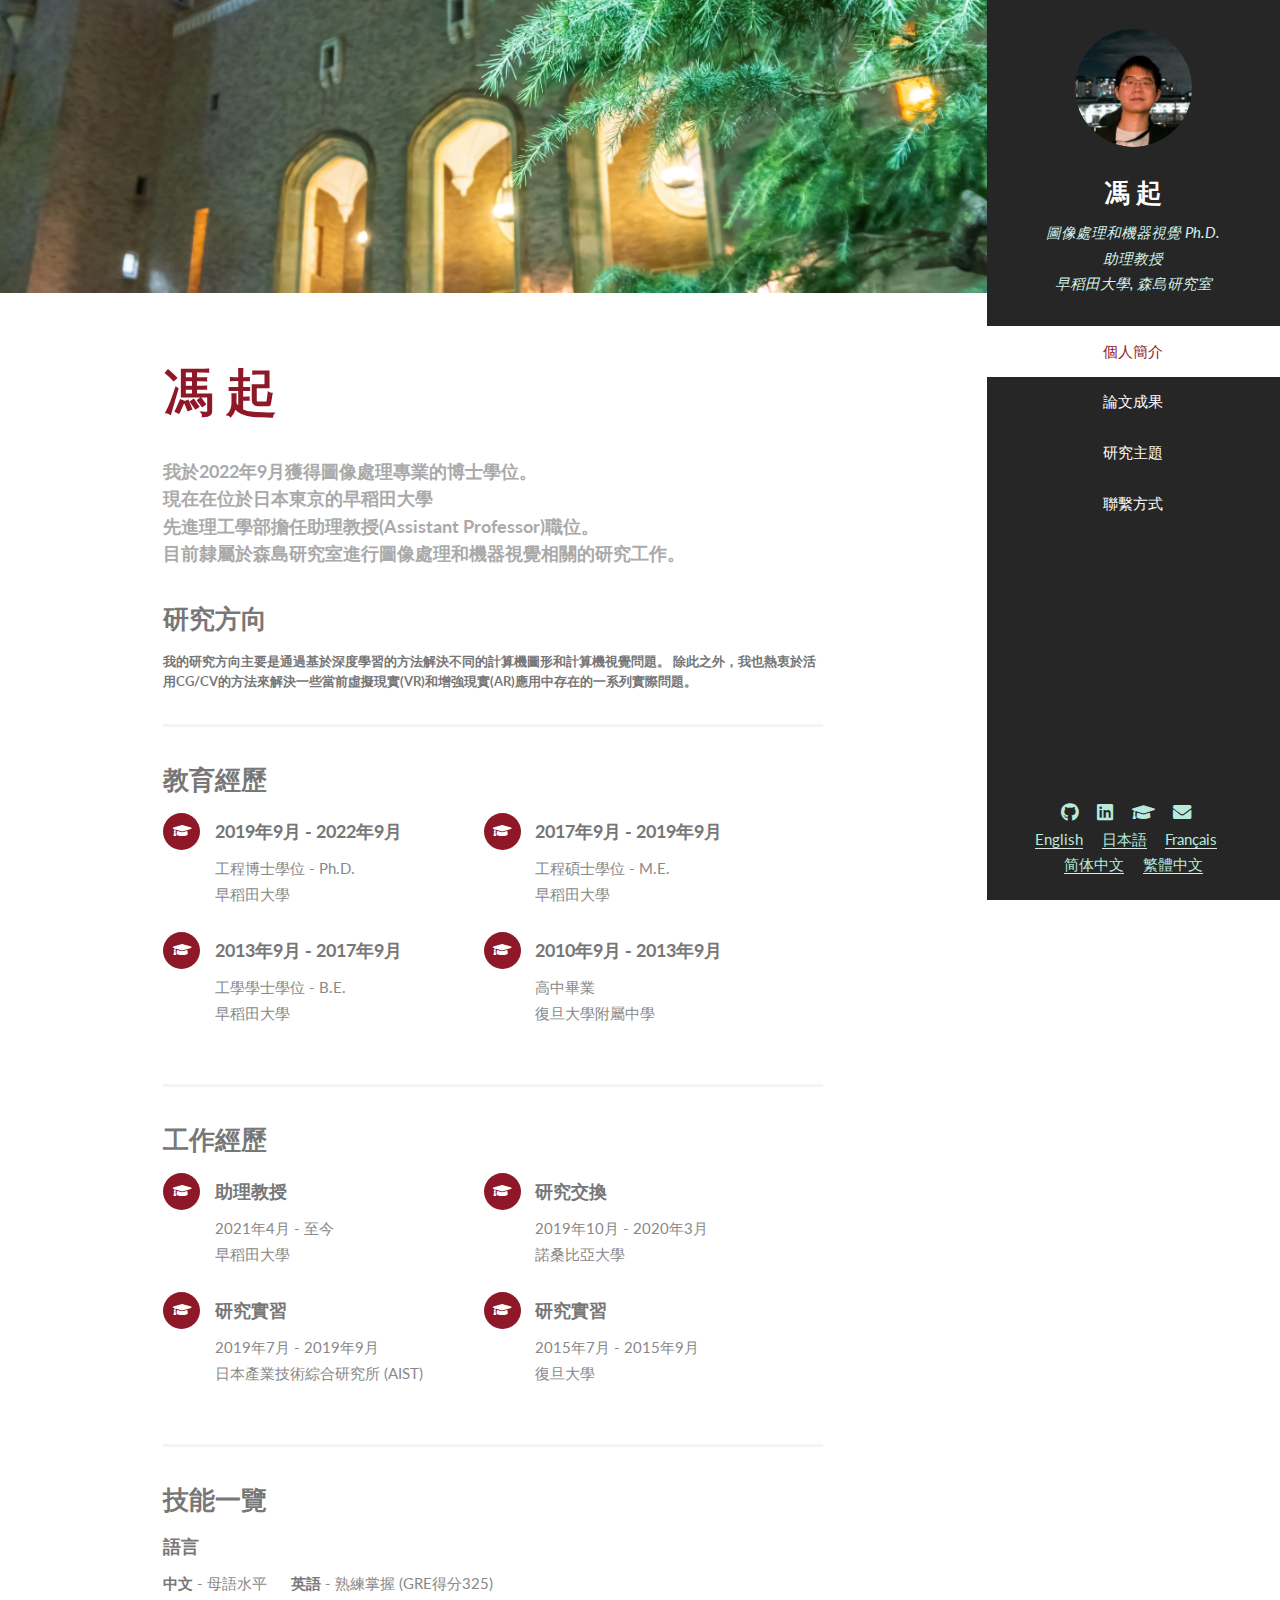
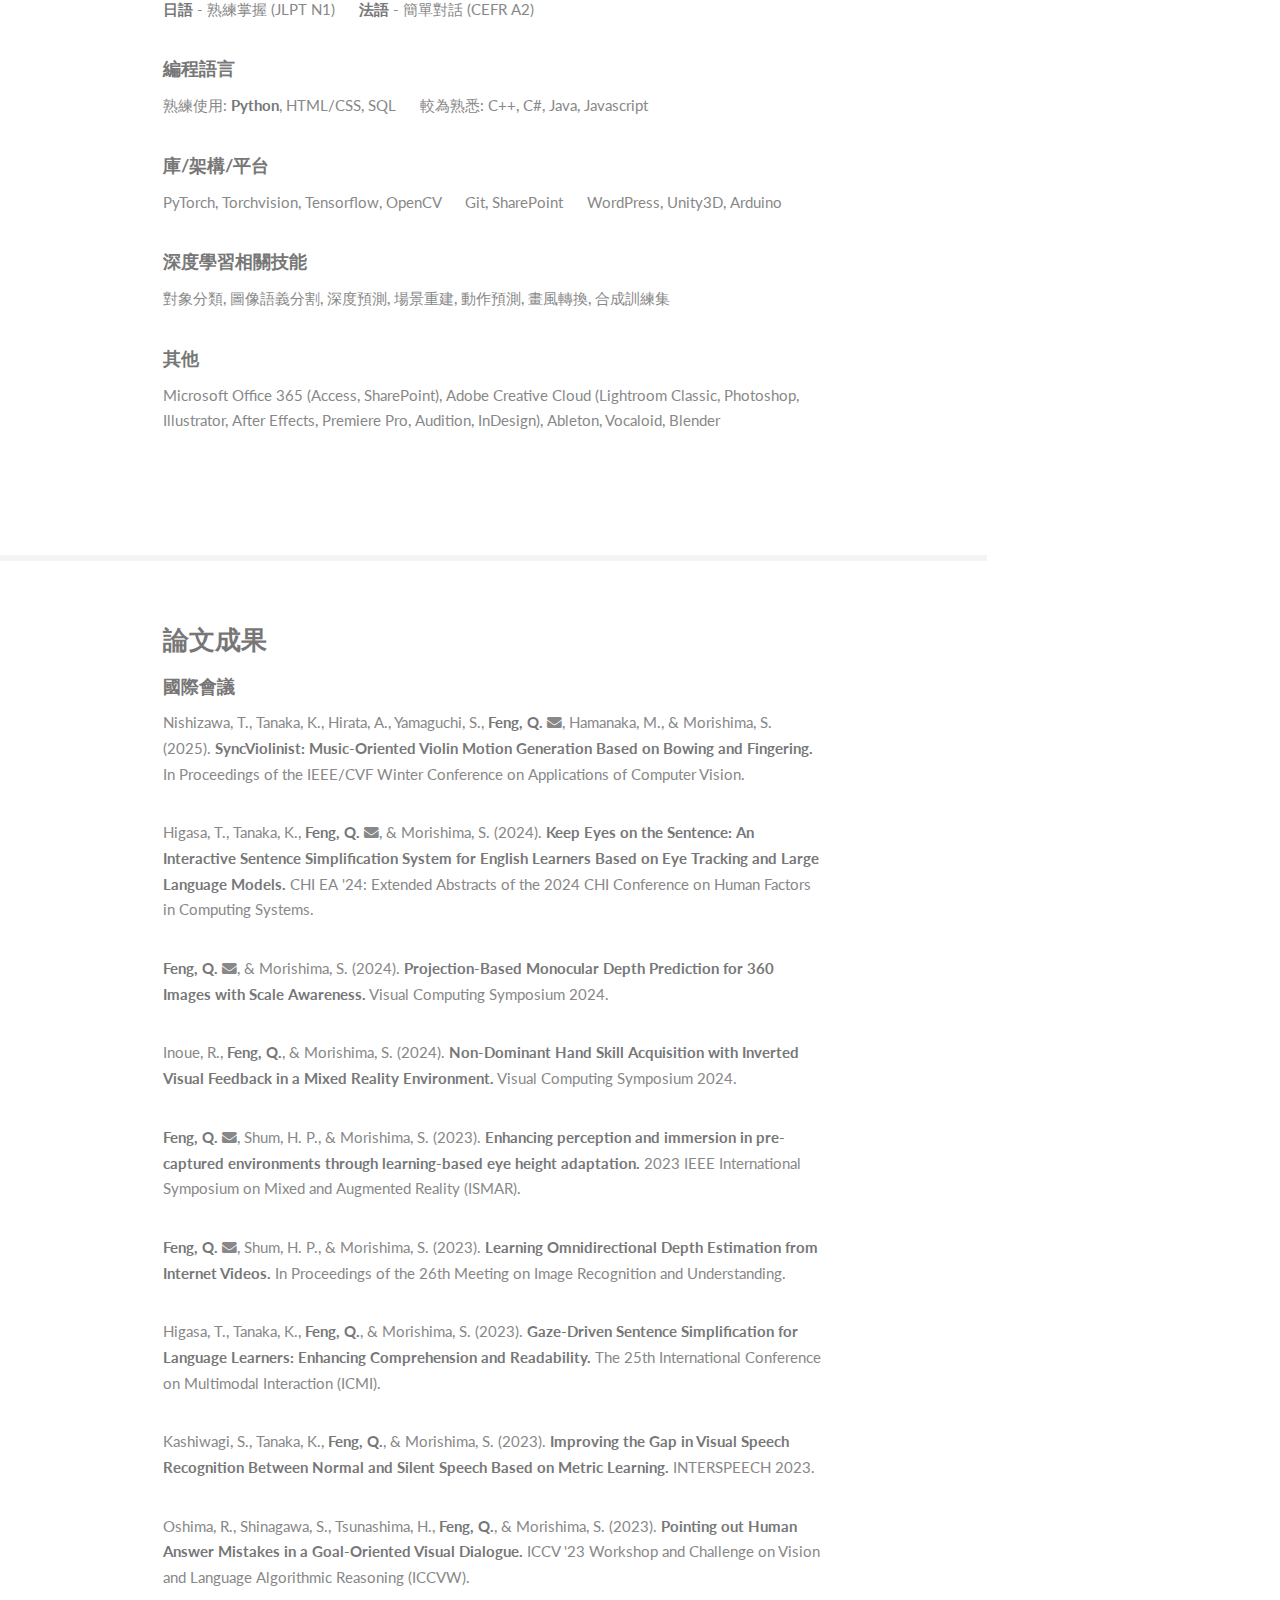
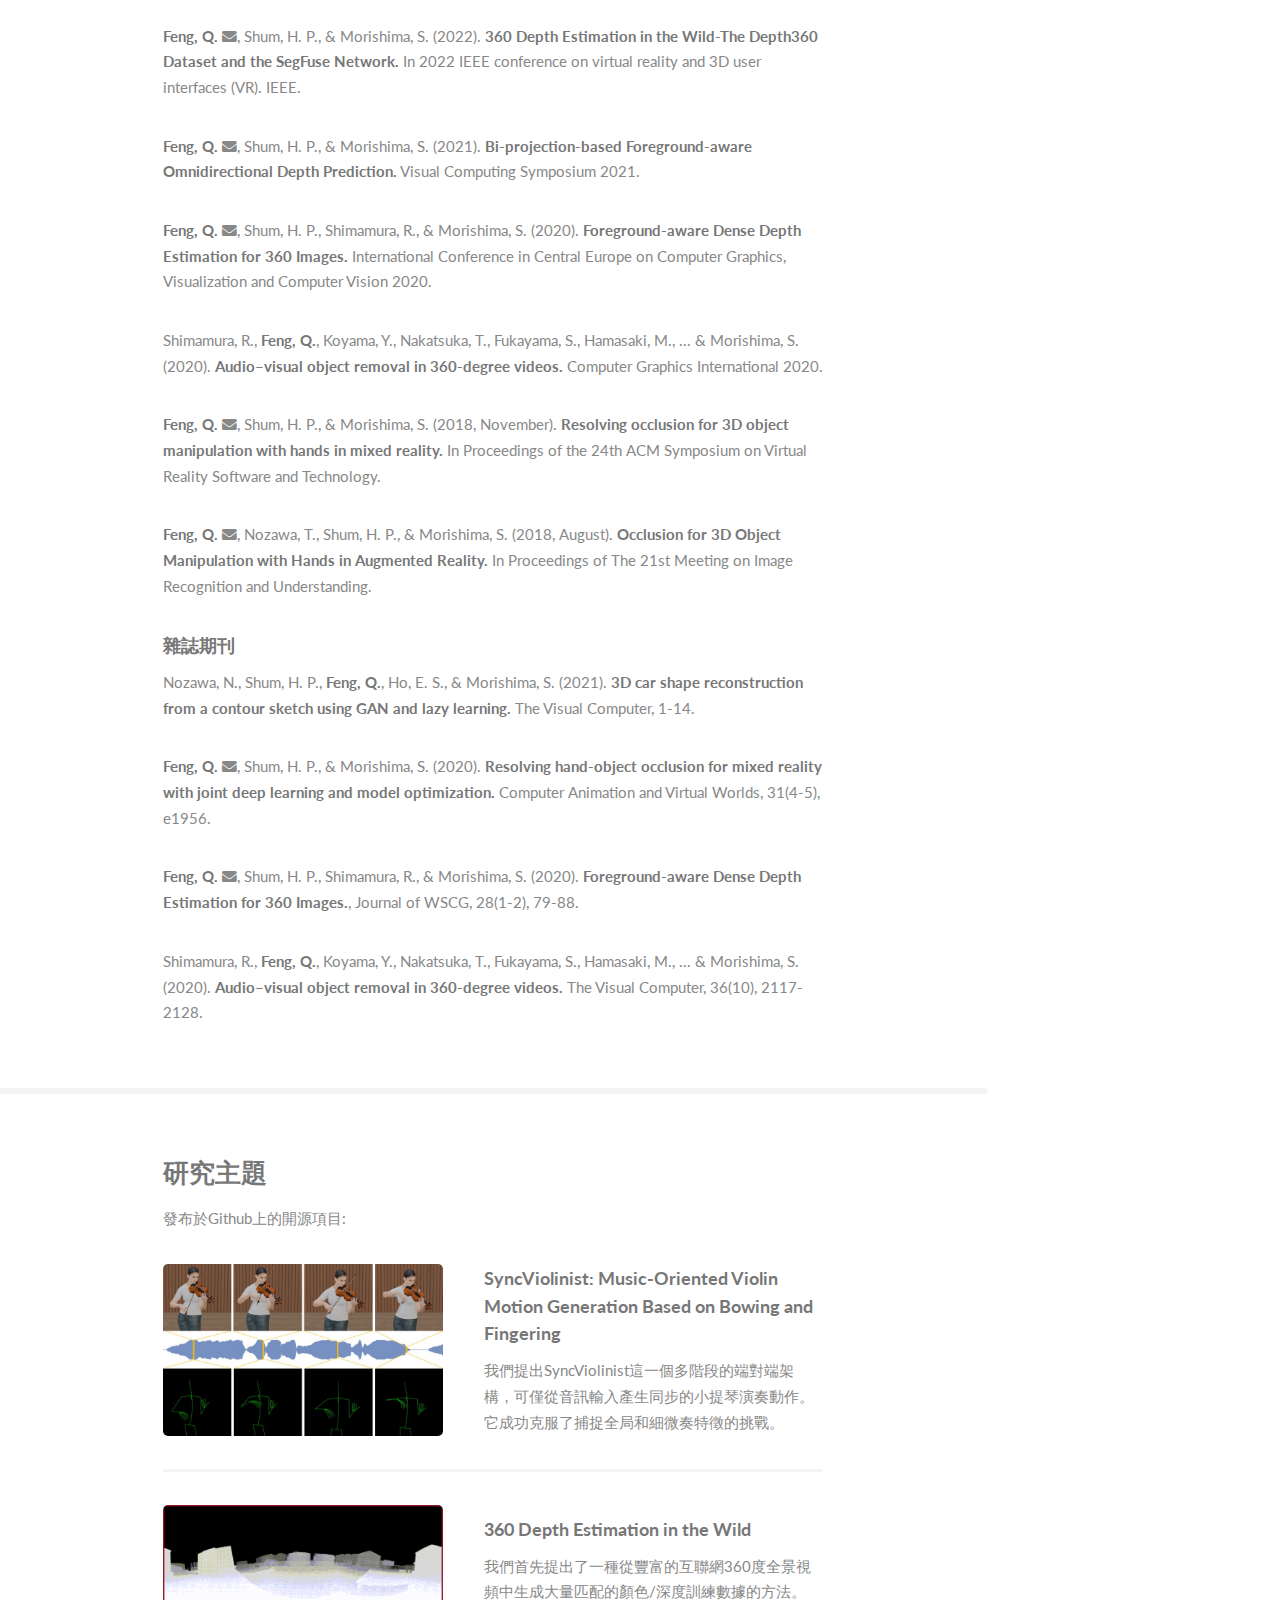
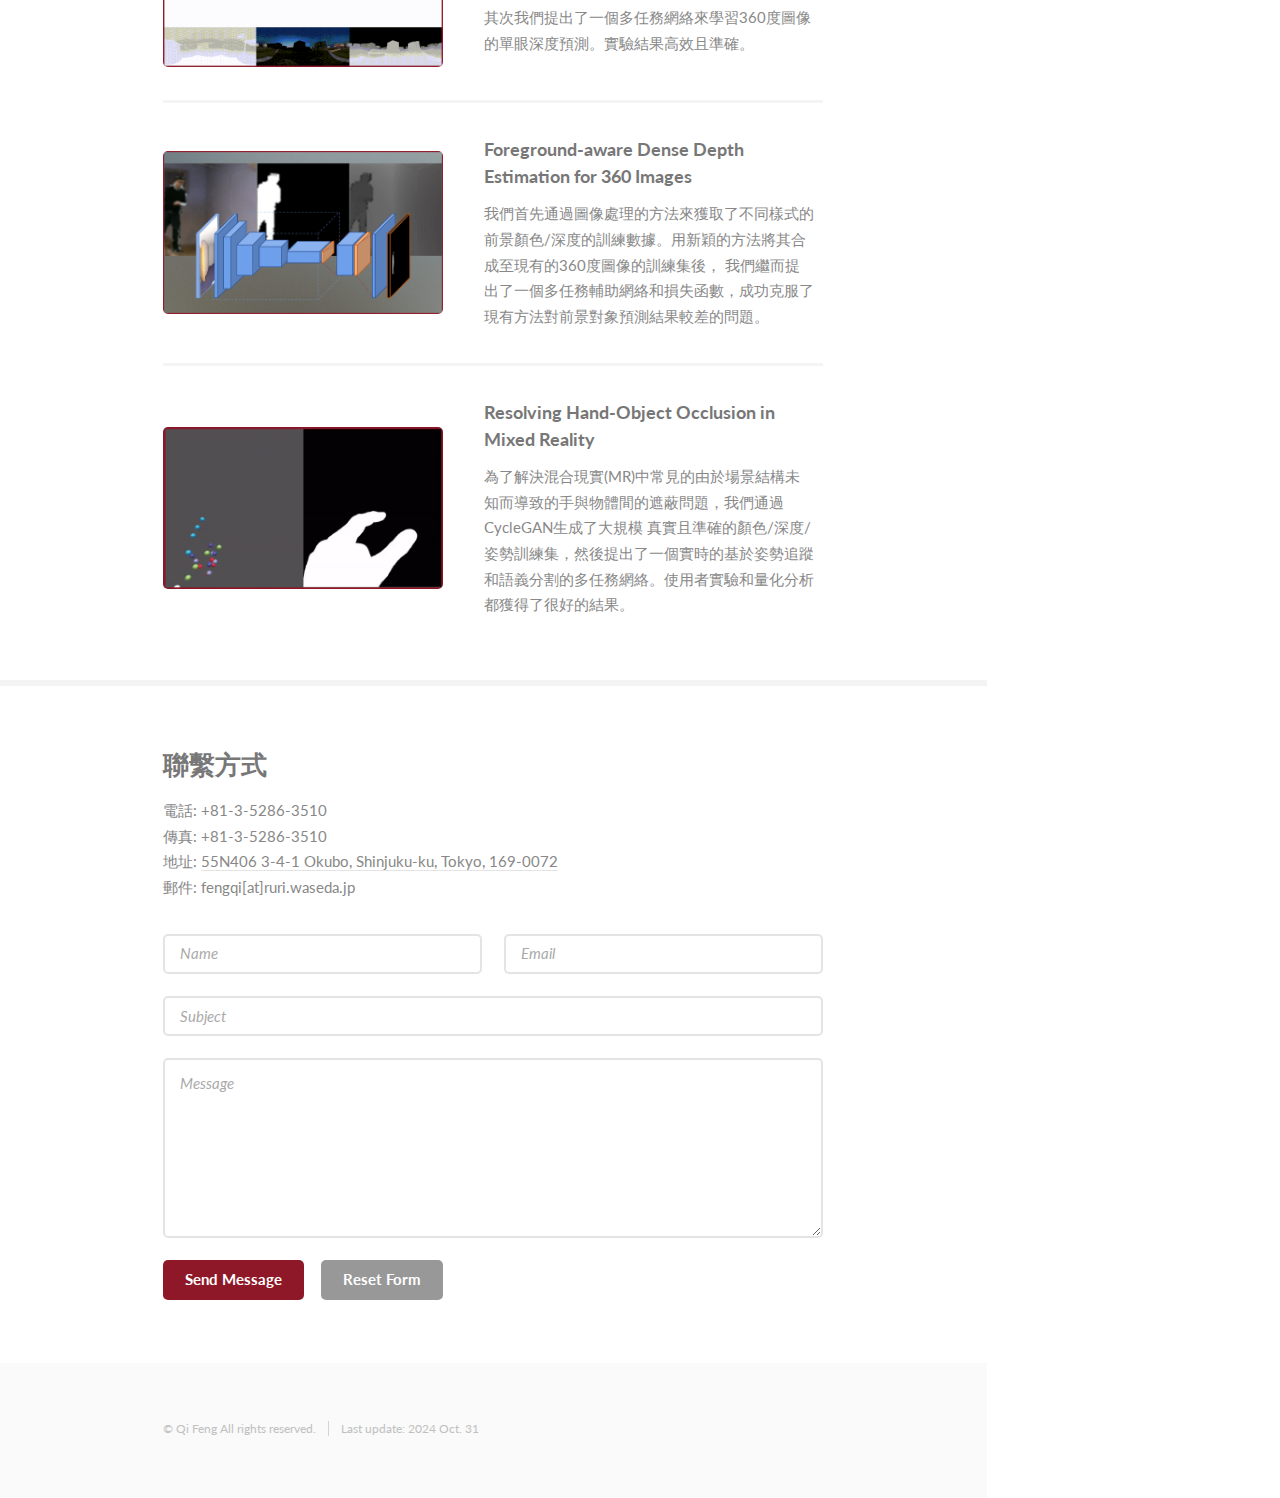
<file: zh-cht.html>
<!DOCTYPE HTML>
<html>
	<head>
		<title>Qi Feng | 馮 起</title>
		<link rel="icon" type="image/x-icon" href="/images/favicon.ico">
		<meta charset="utf-8" />
		<meta name="viewport" content="width=device-width, initial-scale=1, user-scalable=no" />
		<link rel="stylesheet" href="assets/css/main.css" />
	</head>
	<body class="is-preload">

		<!-- Header -->
			<section id="header">
				<header>
					<span class="image avatar"><img src="images/avatar.jpg" alt="" /></span>
					<h1 id="logo"><a href="#">馮 起</a></h1>
					<p>圖像處理和機器視覺 Ph.D. <br />
					助理教授 <br />
					早稻田大學, 森島研究室</p>
				</header>
				<nav id="nav">
					<ul>
						<li><a href="#one" class="active">個人簡介</a></li>
						<li><a href="#two">論文成果</a></li>
						<li><a href="#three">研究主題</a></li>
						<li><a href="#four">聯繫方式</a></li>
					</ul>
				</nav>
				<footer>
					<ul class="icons">
						<li><a href="https://github.com/HAL-lucination/" class="icon brands fa-github"><span class="label">Github</span></a></li>
						<li><a href="https://www.linkedin.com/in/qi-feng-2680a6149/" class="icon brands fa-linkedin"><span class="label">Email</span></a></li>
						<li><a href="https://scholar.google.com/citations?view_op=list_works&hl=en&authuser=1&user=17y69bAAAAAJ" class="icon solid fa-graduation-cap"><span class="label">Google Scholar</span></a></li>
						<li><a href="mailto: fengqi@ruri.waseda.jp" class="icon solid fa-envelope"><span class="label">Email</span></a></li>
						<br />
						<li><a href="/index.html">English</a></li>
						<li><a href="/ja.html">日本語</a></li>
						<li><a href="/fr.html">Français</a></li><br />
						<li><a href="/zh-cn.html">简体中文</a></li>
						<li><a href="/zh-cht.html">繁體中文</a></li>

					</ul>
				</footer>
			</section>

		<!-- Wrapper -->
			<div id="wrapper">

				<!-- Main -->
					<div id="main">

						<!-- One -->
							<section id="one">
								<div class="image main" data-position="center">
									<img src="images/banner.jpg" alt="" />
								</div>
								<div class="container">
									<header class="major">
										<h2>馮 起</h2>
										<h4><p> 我於2022年9月獲得圖像處理專業的博士學位。<br />
											現在在位於日本東京的早稻田大學 <br />
											先進理工學部擔任助理教授(Assistant Professor)職位。<br />
											目前隸屬於<a href="https://morishima-lab.jp/">森島研究室</a>進行圖像處理和機器視覺相關的研究工作。</p></h4>
									</header>
									<div class="features">
										<article>
												<h3>研究方向</h3>
												<h5><p> 我的研究方向主要是通過基於深度學習的方法解決不同的計算機圖形和計算機視覺問題。
													除此之外，我也熱衷於活用CG/CV的方法來解決一些當前虛擬現實(VR)和增強現實(AR)應用中存在的一系列實際問題。</p></h5>
										</article>
										<article>
												<h3>教育經歷</h3>
												<ul class="feature-icons">
													<li class="icon solid fa-graduation-cap"><h4>2019年9月 - 2022年9月</h4>
													工程博士學位 - Ph.D. <br />
													早稻田大學 </li>
													<li class="icon solid fa-graduation-cap"><h4>2017年9月 - 2019年9月</h4>
													工程碩士學位 - M.E. <br />
													早稻田大學 </li>
													<li class="icon solid fa-graduation-cap"><h4>2013年9月 - 2017年9月</h4>
													工學學士學位 - B.E. <br />
													早稻田大學 </li>
													<li class="icon solid fa-graduation-cap"><h4>2010年9月 - 2013年9月</h4>
													高中畢業 <br />
													復旦大學附屬中學 </li>
												</ul>
										</article>
										<article>
												<h3>工作經歷</h3>
												<ul class="feature-icons">
													<li class="icon solid fa-graduation-cap"><h4>助理教授</h4>
													2021年4月 - 至今<br />
													早稻田大學 </li>
													<li class="icon solid fa-graduation-cap"><h4>研究交換</h4>
													2019年10月 - 2020年3月 <br />
													諾桑比亞大學 </li>
													<li class="icon solid fa-graduation-cap"><h4>研究實習</h4>
													2019年7月 - 2019年9月 <br />
													日本產業技術綜合研究所 (AIST) </li>
													<li class="icon solid fa-graduation-cap"><h4>研究實習</h4>
													2015年7月 - 2015年9月 <br />
													復旦大學 </li>
												</ul>
										</article>
										<article>
												<h3>技能一覽</h3>
												<h4>語言</h4>
												<p><b>中文</b> - 母語水平 &nbsp;&nbsp;&nbsp;&nbsp; <b>英語</b> - 熟練掌握 (GRE得分325) <br />
												<b>日語</b> - 熟練掌握 (JLPT N1) &nbsp;&nbsp;&nbsp;&nbsp; <b>法語</b> - 簡單對話 (CEFR A2) </p>
												<h4>編程語言</h4>
												<p>熟練使用: <b>Python</b>, HTML/CSS, SQL &nbsp;&nbsp;&nbsp;&nbsp; 較為熟悉: C++, C#, Java, Javascript</p>
												<h4>庫/架構/平台</h4>
												<p>PyTorch, Torchvision, Tensorflow, OpenCV &nbsp;&nbsp;&nbsp;&nbsp; Git, SharePoint &nbsp;&nbsp;&nbsp;&nbsp;  WordPress, Unity3D, Arduino</p>
												<h4>深度學習相關技能</h4>
												<p>對象分類, 圖像語義分割, 深度預測, 場景重建, 動作預測, 畫風轉換, 合成訓練集</p>
												<h4>其他</h4>
												<p>Microsoft Office 365 (Access, SharePoint), Adobe Creative Cloud (Lightroom Classic, Photoshop, Illustrator, After Effects, Premiere Pro, Audition, InDesign), Ableton, Vocaloid, Blender</p><br />
										</article>
									</div>
								</div>
							</section>

						<!-- Two -->
							<section id="two">
								<div class="container">
									<div class="features">
										<article>
											<h3>論文成果</h3>
											<h4>國際會議</h4>
											<p>Nishizawa, T., Tanaka, K., Hirata, A., Yamaguchi, S., <b>Feng, Q.</b> <i class="fa fa-envelope"></i>, Hamanaka, M., & Morishima, S. (2025). <b>SyncViolinist: Music-Oriented Violin Motion Generation Based on Bowing and Fingering.</b> In Proceedings of the IEEE/CVF Winter Conference on Applications of Computer Vision.</p>
											<p>Higasa, T., Tanaka, K., <b>Feng, Q.</b> <i class="fa fa-envelope"></i>, & Morishima, S. (2024). <b>Keep Eyes on the Sentence: An Interactive Sentence Simplification System for English Learners Based on Eye Tracking and Large Language Models.</b> CHI EA '24: Extended Abstracts of the 2024 CHI Conference on Human Factors in Computing Systems.</p>
											<p><b>Feng, Q.</b> <i class="fa fa-envelope"></i>, & Morishima, S. (2024). <b>Projection-Based Monocular Depth Prediction for 360 Images with Scale Awareness.</b> Visual Computing Symposium 2024.</p>
											<p>Inoue, R., <b>Feng, Q.</b>, & Morishima, S. (2024). <b>Non-Dominant Hand Skill Acquisition with Inverted Visual Feedback in a Mixed Reality Environment.</b> Visual Computing Symposium 2024.</p>
											<p><b>Feng, Q.</b> <i class="fa fa-envelope"></i>, Shum, H. P., & Morishima, S. (2023). <b>Enhancing perception and immersion in pre-captured environments through learning-based eye height adaptation.</b> 2023 IEEE International Symposium on Mixed and Augmented Reality (ISMAR).</p>
											<p><b>Feng, Q.</b> <i class="fa fa-envelope"></i>, Shum, H. P., & Morishima, S. (2023). <b>Learning Omnidirectional Depth Estimation from Internet Videos.</b> In Proceedings of the 26th Meeting on Image Recognition and Understanding.</p>
											<p>Higasa, T., Tanaka, K., <b>Feng, Q.</b>, & Morishima, S. (2023). <b>Gaze-Driven Sentence Simplification for Language Learners: Enhancing Comprehension and Readability.</b> The 25th International Conference on Multimodal Interaction (ICMI).</p>
											<p>Kashiwagi, S., Tanaka, K., <b>Feng, Q.</b>, & Morishima, S. (2023). <b>Improving the Gap in Visual Speech Recognition Between Normal and Silent Speech Based on Metric Learning.</b> INTERSPEECH 2023.</p>
											<p>Oshima, R., Shinagawa, S., Tsunashima, H., <b>Feng, Q.</b>, & Morishima, S. (2023). <b>Pointing out Human Answer Mistakes in a Goal-Oriented Visual Dialogue.</b> ICCV '23 Workshop and Challenge on Vision and Language Algorithmic Reasoning (ICCVW).</p>
											<p><b>Feng, Q.</b> <i class="fa fa-envelope"></i>, Shum, H. P., & Morishima, S. (2022). <b>360 Depth Estimation in the Wild-The Depth360 Dataset and the SegFuse Network.</b> In 2022 IEEE conference on virtual reality and 3D user interfaces (VR). IEEE.</p>
											<p><b>Feng, Q.</b> <i class="fa fa-envelope"></i>, Shum, H. P., & Morishima, S. (2021). <b>Bi-projection-based Foreground-aware Omnidirectional Depth Prediction.</b> Visual Computing Symposium 2021.</p>
											<p><b>Feng, Q.</b> <i class="fa fa-envelope"></i>, Shum, H. P., Shimamura, R., & Morishima, S. (2020). <b>Foreground-aware Dense Depth Estimation for 360 Images.</b> International Conference in Central Europe on Computer Graphics, Visualization and Computer Vision 2020.</p>
											<p>Shimamura, R., <b>Feng, Q.</b>, Koyama, Y., Nakatsuka, T., Fukayama, S., Hamasaki, M., ... & Morishima, S. (2020). <b>Audio–visual object removal in 360-degree videos.</b> Computer Graphics International 2020.</p>
											<p><b>Feng, Q.</b> <i class="fa fa-envelope"></i>, Shum, H. P., & Morishima, S. (2018, November). <b>Resolving occlusion for 3D object manipulation with hands in mixed reality.</b> In Proceedings of the 24th ACM Symposium on Virtual Reality Software and Technology.</p>
											<p><b>Feng, Q.</b> <i class="fa fa-envelope"></i>, Nozawa, T., Shum, H. P., & Morishima, S. (2018, August). <b>Occlusion for 3D Object Manipulation with Hands in Augmented Reality.</b> In Proceedings of The 21st Meeting on Image Recognition and Understanding.</p>
											<h4>雜誌期刊</h4>
											<p>Nozawa, N., Shum, H. P., <b>Feng, Q.</b>, Ho, E. S., & Morishima, S. (2021). <b>3D car shape reconstruction from a contour sketch using GAN and lazy learning.</b> The Visual Computer, 1-14.</p>
											<p><b>Feng, Q.</b> <i class="fa fa-envelope"></i>, Shum, H. P., & Morishima, S. (2020). <b>Resolving hand‐object occlusion for mixed reality with joint deep learning and model optimization.</b>
												Computer Animation and Virtual Worlds, 31(4-5), e1956.</p>
											<p><b>Feng, Q.</b> <i class="fa fa-envelope"></i>, Shum, H. P., Shimamura, R., & Morishima, S. (2020). <b>Foreground-aware Dense Depth Estimation for 360 Images.</b>, Journal of WSCG, 28(1-2), 79-88.</p>
											<p>Shimamura, R., <b>Feng, Q.</b>, Koyama, Y., Nakatsuka, T., Fukayama, S., Hamasaki, M., ... & Morishima, S. (2020). <b>Audio–visual object removal in 360-degree videos.</b> The Visual Computer, 36(10), 2117-2128.</p>
									</article>
									</div>
								</div>
							</section>

						<!-- Three -->
							<section id="three">
								<div class="container">
									<h3>研究主題</h3>
									<p>發布於Github上的開源項目: </p>
									<div class="features">
										<article>
											<a href="https://github.com/Kakanat/SyncViolinist" class="image"><img src="images/syncviolin.jpg" alt="" /></a>
											<div class="inner">
												<h4><a href="https://github.com/Kakanat/SyncViolinist">SyncViolinist: Music-Oriented Violin Motion Generation Based on Bowing and Fingering</a></h4>
												<p>我們提出SyncViolinist這一個多階段的端對端架構，可僅從音訊輸入產生同步的小提琴演奏動作。它成功克服了捕捉全局和細微奏特徵的挑戰。</p>
											</div>
										</article>
										<article>
											<a href="https://segfuse.github.io/" class="image"><img src="images/segfuse.gif" alt="" /></a>
											<div class="inner">
												<h4><a href="https://segfuse.github.io/">360 Depth Estimation in the Wild</a></h4>
												<p>我們首先提出了一種從豐富的互聯網360度全景視頻中生成大量匹配的顏色/深度訓練數據的方法。
													其次我們提出了一個多任務網絡來學習360度圖像的單眼深度預測。實驗結果高效且準確。</p>
											</div>
										</article>
										<article>
											<a href="https://segfuse.github.io/" class="image"><img src="images/foreground.jpg" alt="" /></a>
											<div class="inner">
												<h4><a href="https://segfuse.github.io/">Foreground-aware Dense Depth Estimation for 360 Images</a></h4>
												<p>我們首先通過圖像處理的方法來獲取了不同樣式的前景顏色/深度的訓練數據。用新穎的方法將其合成至現有的360度圖像的訓練集後，
													我們繼而提出了一個多任務輔助網絡和損失函數，成功克服了現有方法對前景對象預測結果較差的問題。</p>
											</div>
										</article>
										<article>
											<a href="https://github.com/HAL-lucination/cyclegan-hand" class="image"><img src="images/hand.gif" alt="" /></a>
											<div class="inner">
												<h4><a href="https://github.com/HAL-lucination/cyclegan-hand">Resolving Hand-Object Occlusion in Mixed Reality</a></h4>
												<p>為了解決混合現實(MR)中常見的由於場景結構未知而導致的手與物體間的遮蔽問題，我們通過CycleGAN生成了大規模
													真實且準確的顏色/深度/姿勢訓練集，然後提出了一個實時的基於姿勢追蹤和語義分割的多任務網絡。使用者實驗和量化分析都獲得了很好的結果。</p>
											</div>
										</article>
									</div>
								</div>
							</section>

						<!-- Four -->
							<section id="four">
								<div class="container">
									<h3>聯繫方式</h3>
									<p>電話: +81-3-5286-3510<br />
										傳真: +81-3-5286-3510<br />
										地址: <a href="https://goo.gl/maps/qCkFEBYzue7V8PMCA">55N406 3-4-1 Okubo, Shinjuku-ku, Tokyo, 169-0072</a><br />
										郵件: fengqi[at]ruri.waseda.jp</p>
									<form action="http://formspree.io/fengqi@ruri.waseda.jp" method="POST">
										<div class="row gtr-uniform">
											<div class="col-6 col-12-xsmall"><input type="text" name="name" id="name" placeholder="Name" /></div>
											<div class="col-6 col-12-xsmall"><input type="email" name="email" id="email" placeholder="Email" /></div>
											<div class="col-12"><input type="text" name="subject" id="subject" placeholder="Subject" /></div>
											<div class="col-12"><textarea name="message" id="message" placeholder="Message" rows="6"></textarea></div>
											<div class="col-12">
												<ul class="actions">
													<li><input type="submit" class="primary" value="Send Message" /></li>
													<li><input type="reset" value="Reset Form" /></li>
												</ul>
											</div>
										</div>
									</form>
								</div>
							</section>
					</div>

				<!-- Footer -->
					<section id="footer">
						<div class="container">
							<ul class="copyright">
								<li>&copy; Qi Feng All rights reserved.</li><li>Last update: 2024 Oct. 31</li>
							</ul>
						</div>
					</section>

			</div>

		<!-- Scripts -->
			<script src="assets/js/jquery.min.js"></script>
			<script src="assets/js/jquery.scrollex.min.js"></script>
			<script src="assets/js/jquery.scrolly.min.js"></script>
			<script src="assets/js/browser.min.js"></script>
			<script src="assets/js/breakpoints.min.js"></script>
			<script src="assets/js/util.js"></script>
			<script src="assets/js/main.js"></script>

	</body>
</html>
</file>
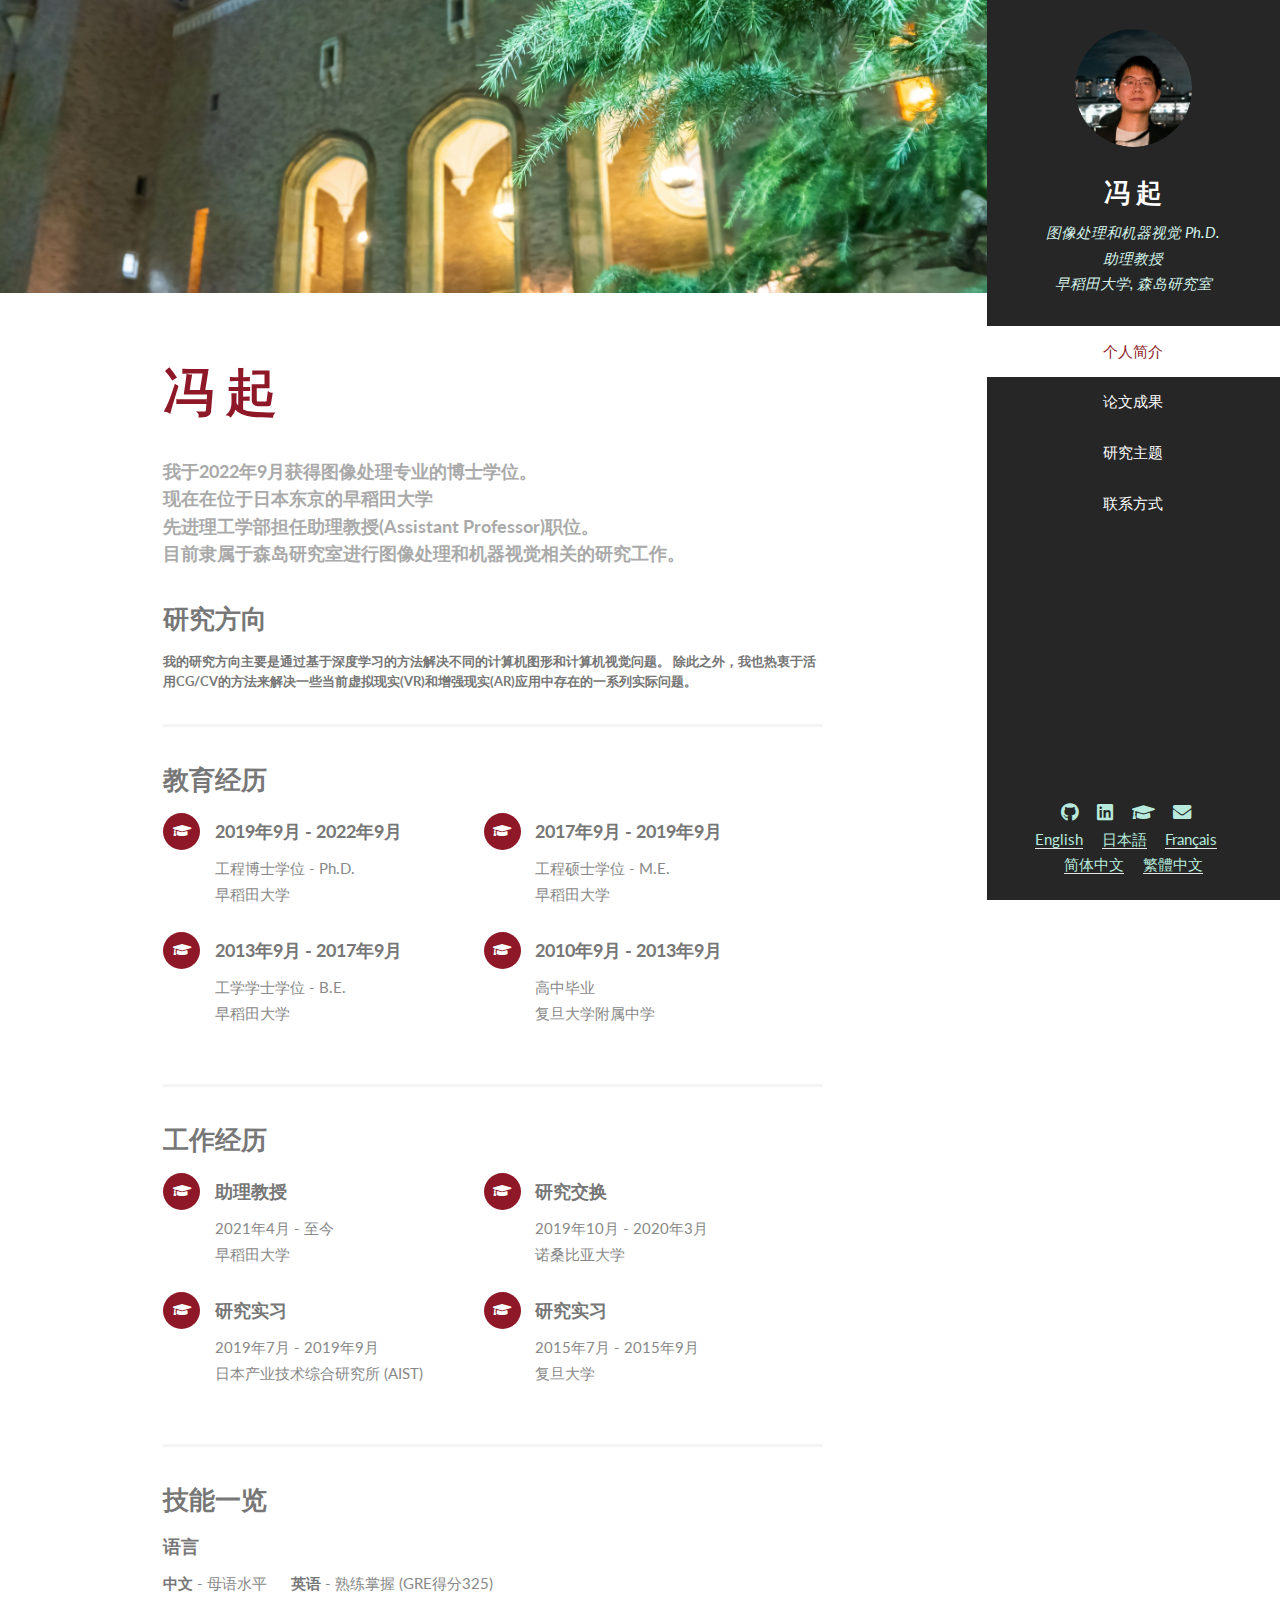
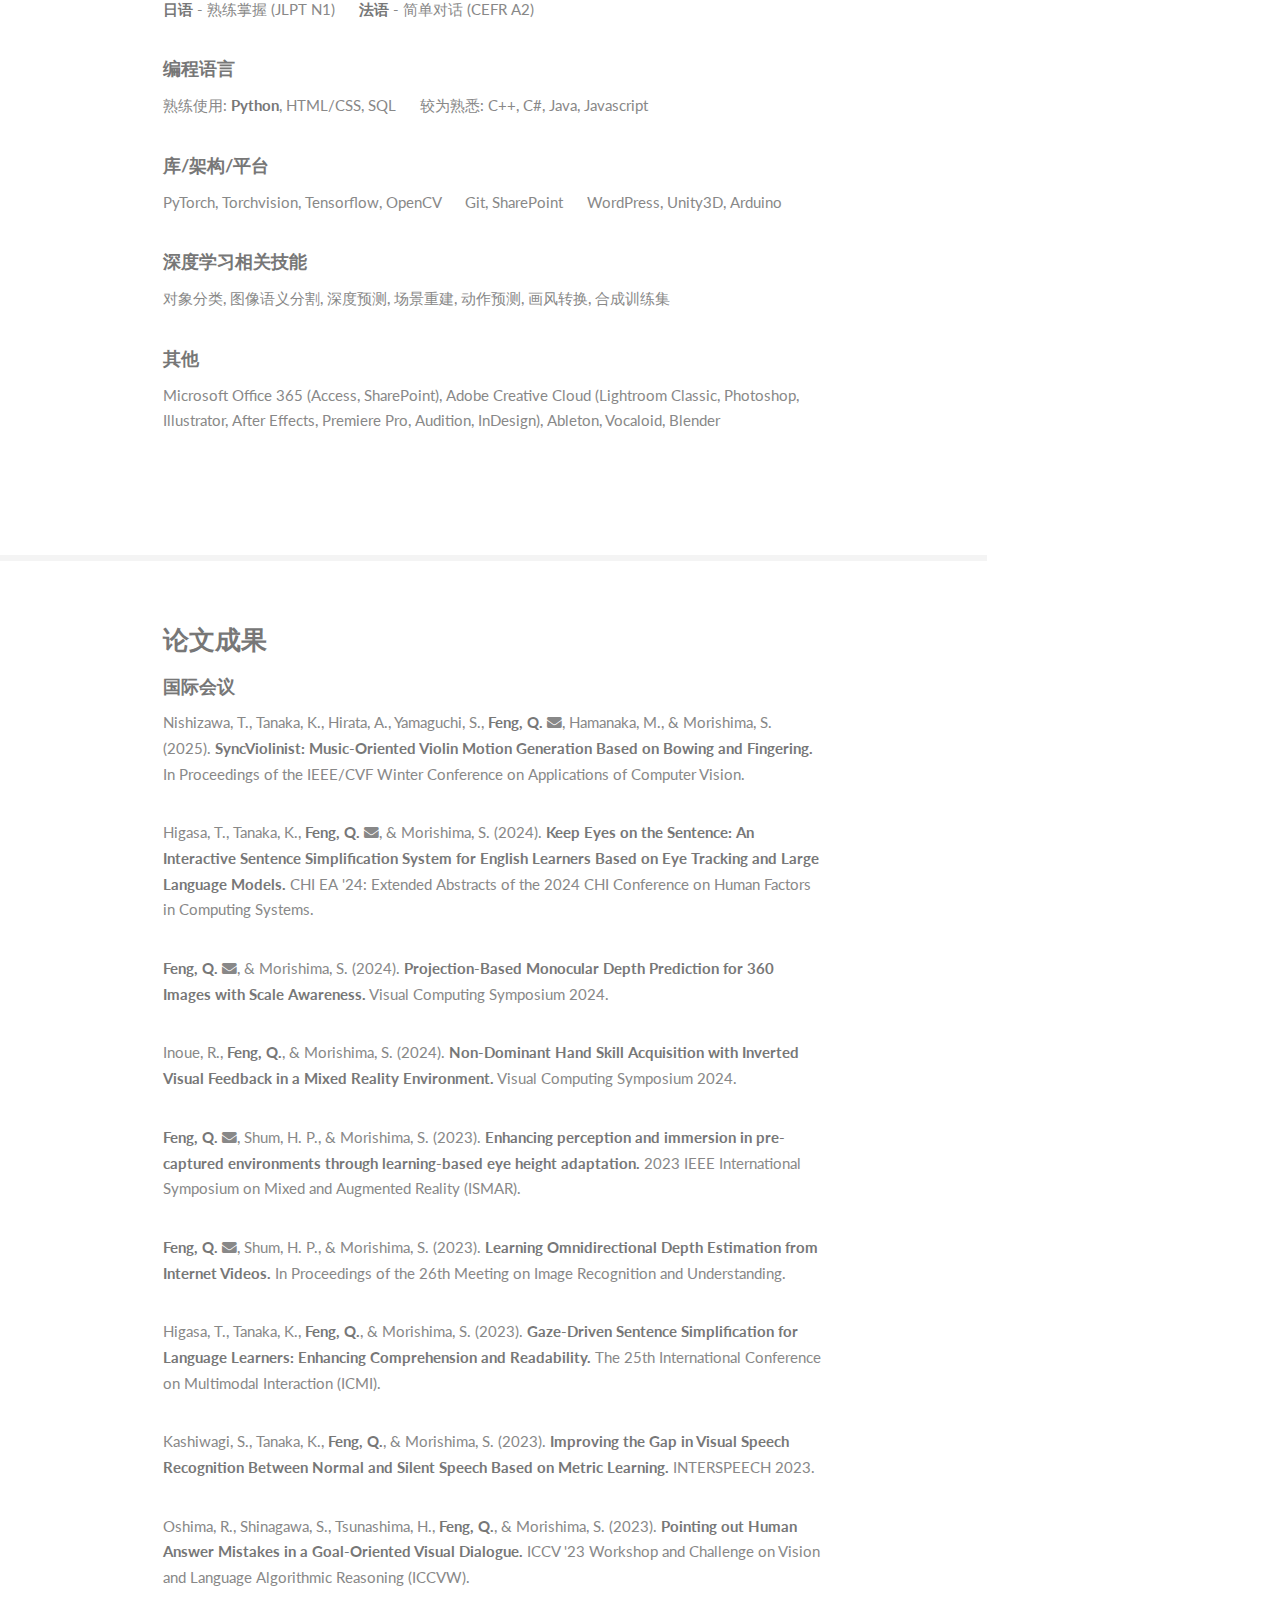
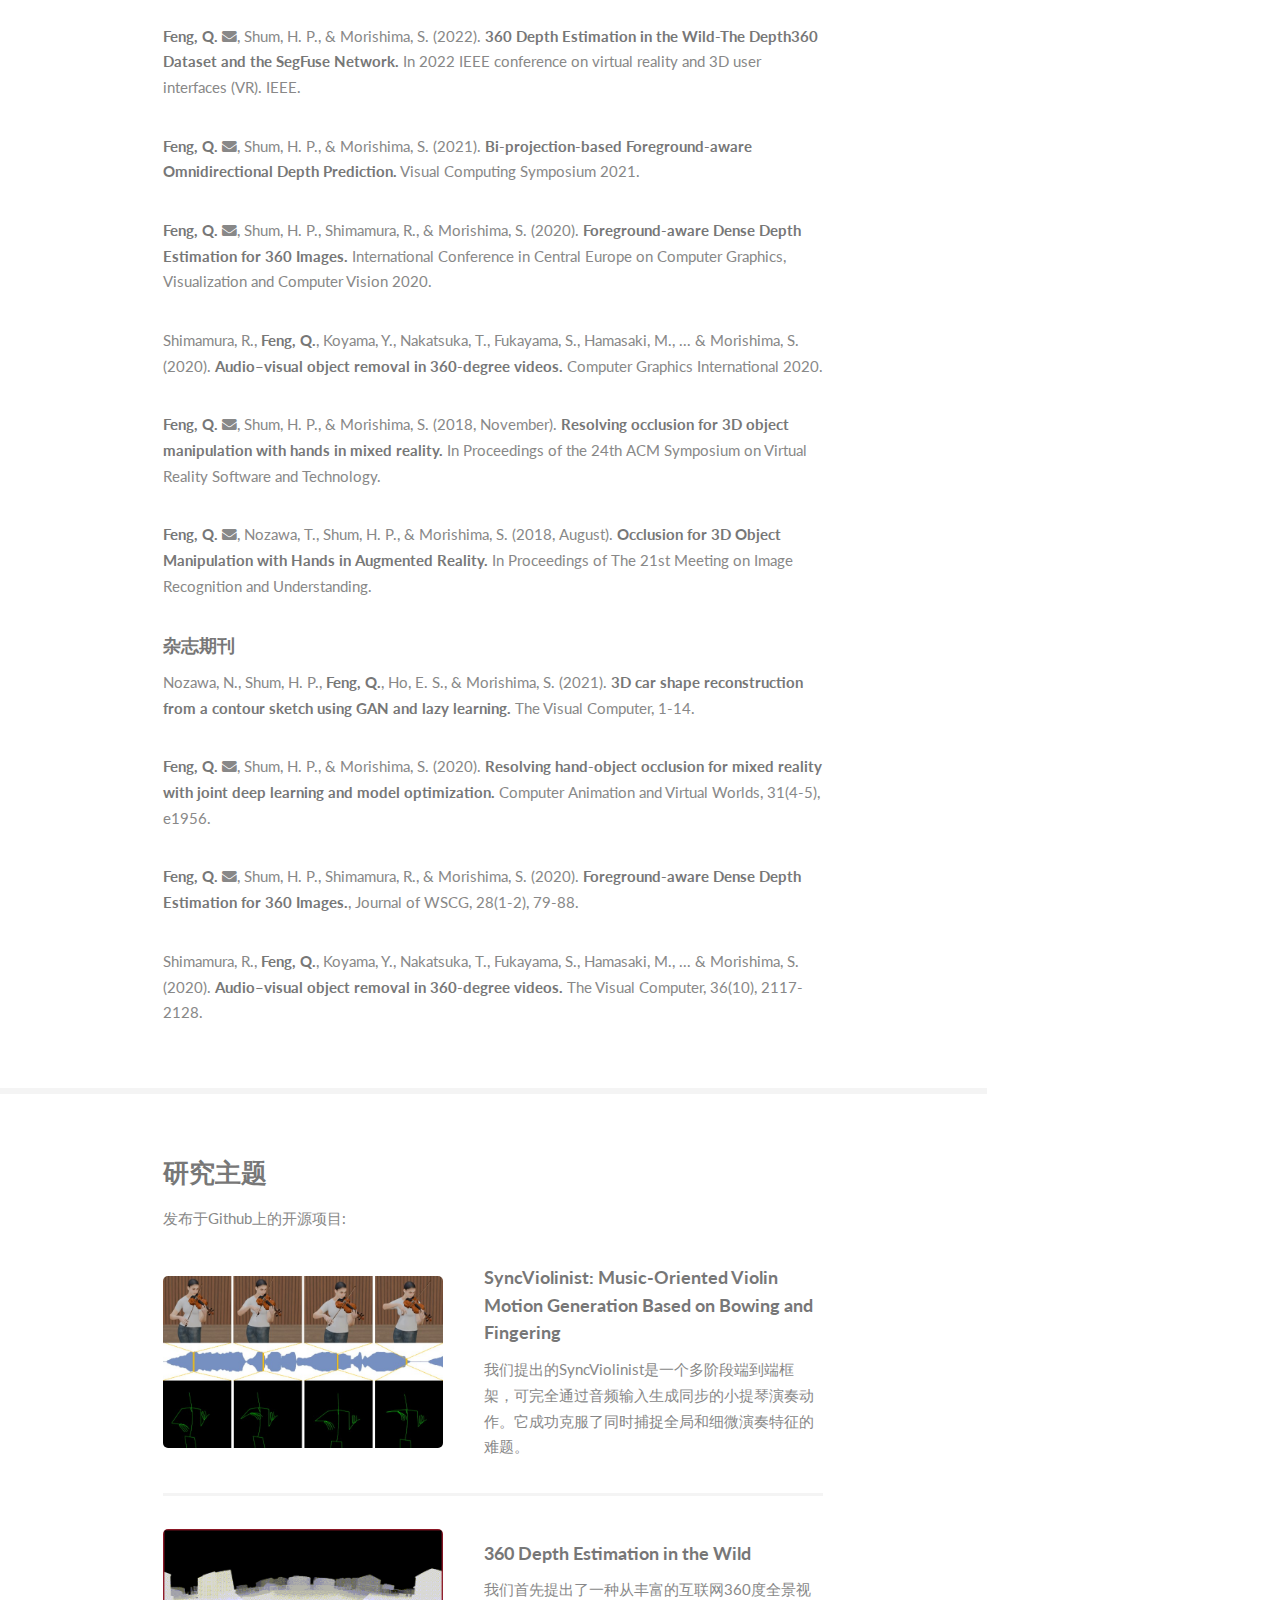
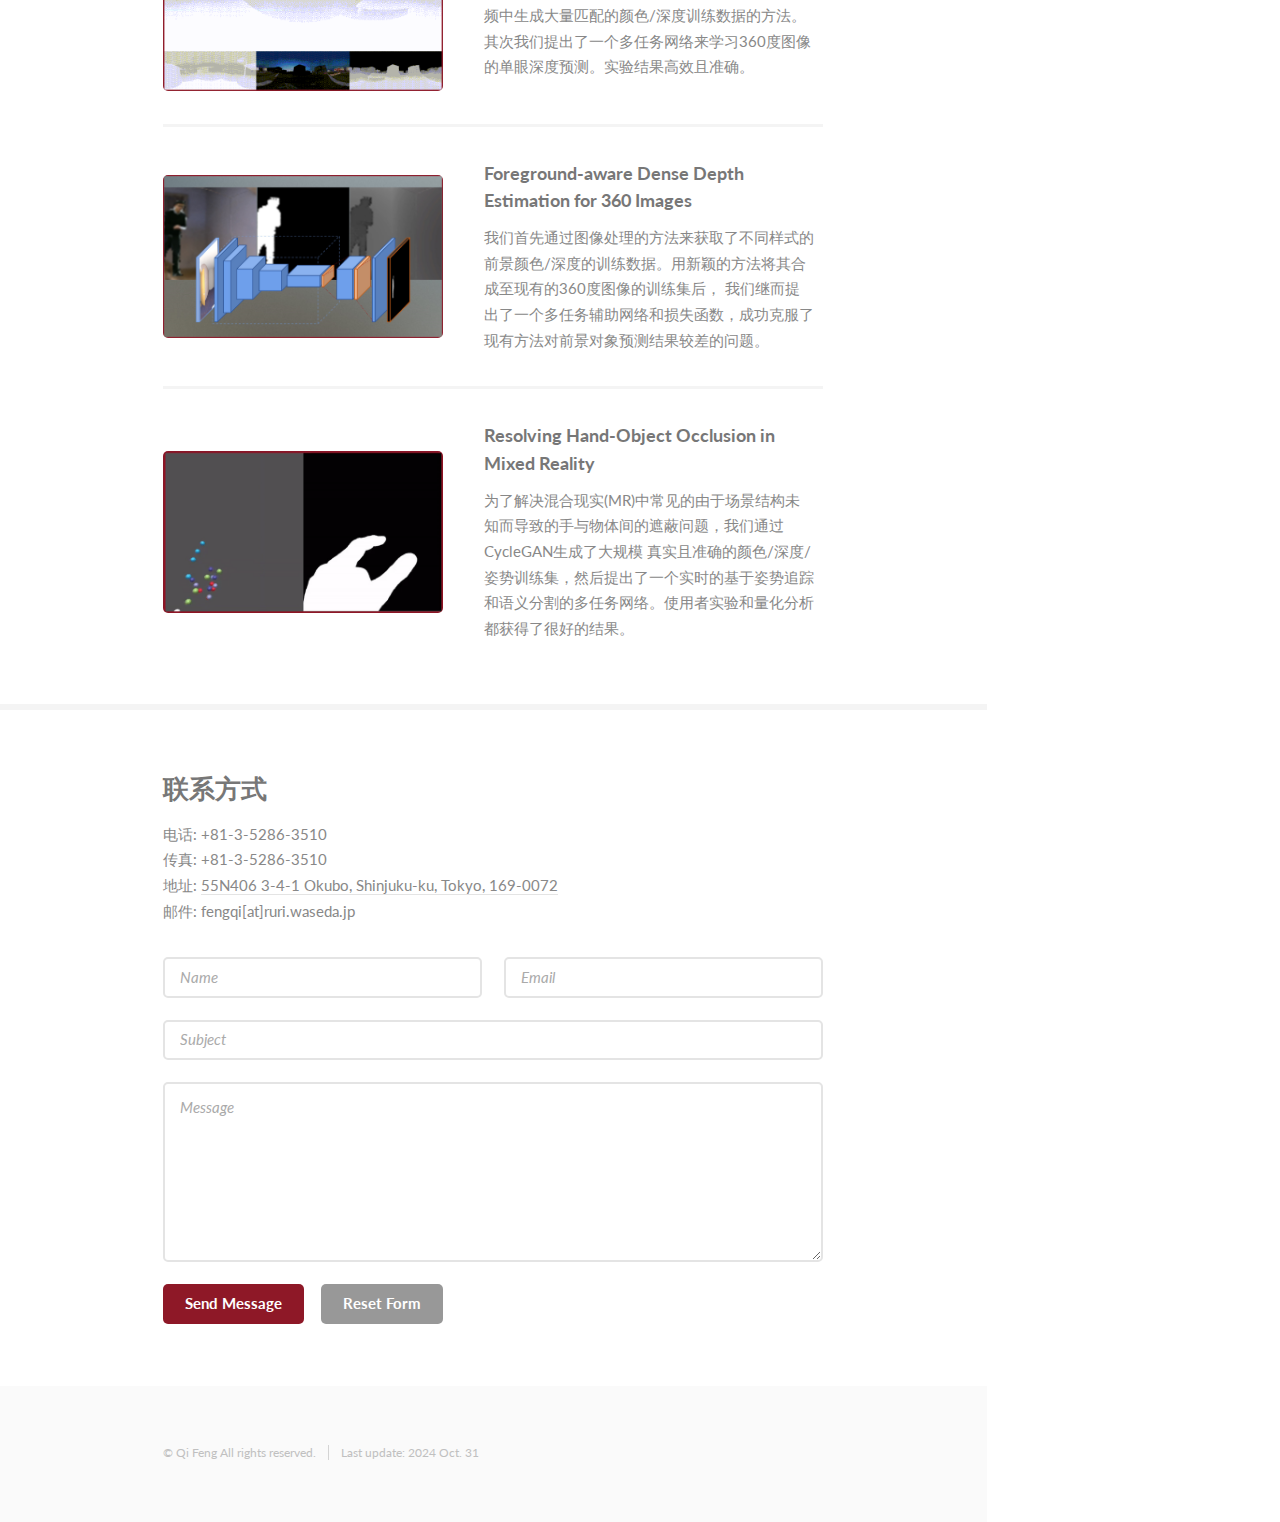
<file: zh-cn.html>
<!DOCTYPE HTML>
<html>
	<head>
		<title>Qi Feng | 冯 起</title>
		<link rel="icon" type="image/x-icon" href="/images/favicon.ico">
		<meta charset="utf-8" />
		<meta name="viewport" content="width=device-width, initial-scale=1, user-scalable=no" />
		<link rel="stylesheet" href="assets/css/main.css" />
	</head>
	<body class="is-preload">

		<!-- Header -->
			<section id="header">
				<header>
					<span class="image avatar"><img src="images/avatar.jpg" alt="" /></span>
					<h1 id="logo"><a href="#">冯 起</a></h1>
					<p>图像处理和机器视觉 Ph.D. <br />
					助理教授 <br />
					早稻田大学, 森岛研究室</p>
				</header>
				<nav id="nav">
					<ul>
						<li><a href="#one" class="active">个人简介</a></li>
						<li><a href="#two">论文成果</a></li>
						<li><a href="#three">研究主题</a></li>
						<li><a href="#four">联系方式</a></li>
					</ul>
				</nav>
				<footer>
					<ul class="icons">
						<li><a href="https://github.com/HAL-lucination/" class="icon brands fa-github"><span class="label">Github</span></a></li>
						<li><a href="https://www.linkedin.com/in/qi-feng-2680a6149/" class="icon brands fa-linkedin"><span class="label">Email</span></a></li>
						<li><a href="https://scholar.google.com/citations?view_op=list_works&hl=en&authuser=1&user=17y69bAAAAAJ" class="icon solid fa-graduation-cap"><span class="label">Google Scholar</span></a></li>
						<li><a href="mailto: fengqi@ruri.waseda.jp" class="icon solid fa-envelope"><span class="label">Email</span></a></li>
						<br />
						<li><a href="/index.html">English</a></li>
						<li><a href="/ja.html">日本語</a></li>
						<li><a href="/fr.html">Français</a></li><br />
						<li><a href="/zh-cn.html">简体中文</a></li>
						<li><a href="/zh-cht.html">繁體中文</a></li>

					</ul>
				</footer>
			</section>

		<!-- Wrapper -->
			<div id="wrapper">

				<!-- Main -->
					<div id="main">

						<!-- One -->
							<section id="one">
								<div class="image main" data-position="center">
									<img src="images/banner.jpg" alt="" />
								</div>
								<div class="container">
									<header class="major">
										<h2>冯 起</h2>
										<h4><p> 我于2022年9月获得图像处理专业的博士学位。<br />
											现在在位于日本东京的早稻田大学 <br />
											先进理工学部担任助理教授(Assistant Professor)职位。<br />
											目前隶属于<a href="https://morishima-lab.jp/">森岛研究室</a>进行图像处理和机器视觉相关的研究工作。</p></h4>
									</header>
									<div class="features">
										<article>
												<h3>研究方向</h3>
												<h5><p> 我的研究方向主要是通过基于深度学习的方法解决不同的计算机图形和计算机视觉问题。
													除此之外，我也热衷于活用CG/CV的方法来解决一些当前虚拟现实(VR)和增强现实(AR)应用中存在的一系列实际问题。</p></h5>
										</article>
										<article>
												<h3>教育经历</h3>
												<ul class="feature-icons">
													<li class="icon solid fa-graduation-cap"><h4>2019年9月 - 2022年9月</h4>
													工程博士学位 - Ph.D. <br />
													早稻田大学 </li>
													<li class="icon solid fa-graduation-cap"><h4>2017年9月 - 2019年9月</h4>
													工程硕士学位 - M.E. <br />
													早稻田大学 </li>
													<li class="icon solid fa-graduation-cap"><h4>2013年9月 - 2017年9月</h4>
													工学学士学位 - B.E. <br />
													早稻田大学 </li>
													<li class="icon solid fa-graduation-cap"><h4>2010年9月 - 2013年9月</h4>
													高中毕业 <br />
													复旦大学附属中学 </li>
												</ul>
										</article>
										<article>
												<h3>工作经历</h3>
												<ul class="feature-icons">
													<li class="icon solid fa-graduation-cap"><h4>助理教授</h4>
													2021年4月 - 至今<br />
													早稻田大学 </li>
													<li class="icon solid fa-graduation-cap"><h4>研究交换</h4>
													2019年10月 - 2020年3月 <br />
													诺桑比亚大学 </li>
													<li class="icon solid fa-graduation-cap"><h4>研究实习</h4>
													2019年7月 - 2019年9月 <br />
													日本产业技术综合研究所 (AIST) </li>
													<li class="icon solid fa-graduation-cap"><h4>研究实习</h4>
													2015年7月 - 2015年9月 <br />
													复旦大学 </li>
												</ul>
										</article>
										<article>
												<h3>技能一览</h3>
												<h4>语言</h4>
												<p><b>中文</b> - 母语水平 &nbsp;&nbsp;&nbsp;&nbsp; <b>英语</b> - 熟练掌握 (GRE得分325) <br />
												<b>日语</b> - 熟练掌握 (JLPT N1) &nbsp;&nbsp;&nbsp;&nbsp; <b>法语</b> - 简单对话 (CEFR A2) </p>
												<h4>编程语言</h4>
												<p>熟练使用: <b>Python</b>, HTML/CSS, SQL &nbsp;&nbsp;&nbsp;&nbsp; 较为熟悉: C++, C#, Java, Javascript</p>
												<h4>库/架构/平台</h4>
												<p>PyTorch, Torchvision, Tensorflow, OpenCV &nbsp;&nbsp;&nbsp;&nbsp; Git, SharePoint &nbsp;&nbsp;&nbsp;&nbsp;  WordPress, Unity3D, Arduino</p>
												<h4>深度学习相关技能</h4>
												<p>对象分类, 图像语义分割, 深度预测, 场景重建, 动作预测, 画风转换, 合成训练集</p>
												<h4>其他</h4>
												<p>Microsoft Office 365 (Access, SharePoint), Adobe Creative Cloud (Lightroom Classic, Photoshop, Illustrator, After Effects, Premiere Pro, Audition, InDesign), Ableton, Vocaloid, Blender</p><br />
										</article>
									</div>
								</div>
							</section>

						<!-- Two -->
							<section id="two">
								<div class="container">
									<div class="features">
										<article>
											<h3>论文成果</h3>
											<h4>国际会议</h4>
											<p>Nishizawa, T., Tanaka, K., Hirata, A., Yamaguchi, S., <b>Feng, Q.</b> <i class="fa fa-envelope"></i>, Hamanaka, M., & Morishima, S. (2025). <b>SyncViolinist: Music-Oriented Violin Motion Generation Based on Bowing and Fingering.</b> In Proceedings of the IEEE/CVF Winter Conference on Applications of Computer Vision.</p>
											<p>Higasa, T., Tanaka, K., <b>Feng, Q.</b> <i class="fa fa-envelope"></i>, & Morishima, S. (2024). <b>Keep Eyes on the Sentence: An Interactive Sentence Simplification System for English Learners Based on Eye Tracking and Large Language Models.</b> CHI EA '24: Extended Abstracts of the 2024 CHI Conference on Human Factors in Computing Systems.</p>
											<p><b>Feng, Q.</b> <i class="fa fa-envelope"></i>, & Morishima, S. (2024). <b>Projection-Based Monocular Depth Prediction for 360 Images with Scale Awareness.</b> Visual Computing Symposium 2024.</p>
											<p>Inoue, R., <b>Feng, Q.</b>, & Morishima, S. (2024). <b>Non-Dominant Hand Skill Acquisition with Inverted Visual Feedback in a Mixed Reality Environment.</b> Visual Computing Symposium 2024.</p>
											<p><b>Feng, Q.</b> <i class="fa fa-envelope"></i>, Shum, H. P., & Morishima, S. (2023). <b>Enhancing perception and immersion in pre-captured environments through learning-based eye height adaptation.</b> 2023 IEEE International Symposium on Mixed and Augmented Reality (ISMAR).</p>
											<p><b>Feng, Q.</b> <i class="fa fa-envelope"></i>, Shum, H. P., & Morishima, S. (2023). <b>Learning Omnidirectional Depth Estimation from Internet Videos.</b> In Proceedings of the 26th Meeting on Image Recognition and Understanding.</p>
											<p>Higasa, T., Tanaka, K., <b>Feng, Q.</b>, & Morishima, S. (2023). <b>Gaze-Driven Sentence Simplification for Language Learners: Enhancing Comprehension and Readability.</b> The 25th International Conference on Multimodal Interaction (ICMI).</p>
											<p>Kashiwagi, S., Tanaka, K., <b>Feng, Q.</b>, & Morishima, S. (2023). <b>Improving the Gap in Visual Speech Recognition Between Normal and Silent Speech Based on Metric Learning.</b> INTERSPEECH 2023.</p>
											<p>Oshima, R., Shinagawa, S., Tsunashima, H., <b>Feng, Q.</b>, & Morishima, S. (2023). <b>Pointing out Human Answer Mistakes in a Goal-Oriented Visual Dialogue.</b> ICCV '23 Workshop and Challenge on Vision and Language Algorithmic Reasoning (ICCVW).</p>
											<p><b>Feng, Q.</b> <i class="fa fa-envelope"></i>, Shum, H. P., & Morishima, S. (2022). <b>360 Depth Estimation in the Wild-The Depth360 Dataset and the SegFuse Network.</b> In 2022 IEEE conference on virtual reality and 3D user interfaces (VR). IEEE.</p>
											<p><b>Feng, Q.</b> <i class="fa fa-envelope"></i>, Shum, H. P., & Morishima, S. (2021). <b>Bi-projection-based Foreground-aware Omnidirectional Depth Prediction.</b> Visual Computing Symposium 2021.</p>
											<p><b>Feng, Q.</b> <i class="fa fa-envelope"></i>, Shum, H. P., Shimamura, R., & Morishima, S. (2020). <b>Foreground-aware Dense Depth Estimation for 360 Images.</b> International Conference in Central Europe on Computer Graphics, Visualization and Computer Vision 2020.</p>
											<p>Shimamura, R., <b>Feng, Q.</b>, Koyama, Y., Nakatsuka, T., Fukayama, S., Hamasaki, M., ... & Morishima, S. (2020). <b>Audio–visual object removal in 360-degree videos.</b> Computer Graphics International 2020.</p>
											<p><b>Feng, Q.</b> <i class="fa fa-envelope"></i>, Shum, H. P., & Morishima, S. (2018, November). <b>Resolving occlusion for 3D object manipulation with hands in mixed reality.</b> In Proceedings of the 24th ACM Symposium on Virtual Reality Software and Technology.</p>
											<p><b>Feng, Q.</b> <i class="fa fa-envelope"></i>, Nozawa, T., Shum, H. P., & Morishima, S. (2018, August). <b>Occlusion for 3D Object Manipulation with Hands in Augmented Reality.</b> In Proceedings of The 21st Meeting on Image Recognition and Understanding.</p>
											<h4>杂志期刊</h4>
											<p>Nozawa, N., Shum, H. P., <b>Feng, Q.</b>, Ho, E. S., & Morishima, S. (2021). <b>3D car shape reconstruction from a contour sketch using GAN and lazy learning.</b> The Visual Computer, 1-14.</p>
											<p><b>Feng, Q.</b> <i class="fa fa-envelope"></i>, Shum, H. P., & Morishima, S. (2020). <b>Resolving hand‐object occlusion for mixed reality with joint deep learning and model optimization.</b>
												Computer Animation and Virtual Worlds, 31(4-5), e1956.</p>
											<p><b>Feng, Q.</b> <i class="fa fa-envelope"></i>, Shum, H. P., Shimamura, R., & Morishima, S. (2020). <b>Foreground-aware Dense Depth Estimation for 360 Images.</b>, Journal of WSCG, 28(1-2), 79-88.</p>
											<p>Shimamura, R., <b>Feng, Q.</b>, Koyama, Y., Nakatsuka, T., Fukayama, S., Hamasaki, M., ... & Morishima, S. (2020). <b>Audio–visual object removal in 360-degree videos.</b> The Visual Computer, 36(10), 2117-2128.</p>
									</article>
									</div>
								</div>
							</section>

						<!-- Three -->
							<section id="three">
								<div class="container">
									<h3>研究主题</h3>
									<p>发布于Github上的开源项目: </p>
									<div class="features">
										<article>
											<a href="https://github.com/Kakanat/SyncViolinist" class="image"><img src="images/syncviolin.jpg" alt="" /></a>
											<div class="inner">
												<h4><a href="https://github.com/Kakanat/SyncViolinist">SyncViolinist: Music-Oriented Violin Motion Generation Based on Bowing and Fingering</a></h4>
												<p>我们提出的SyncViolinist是一个多阶段端到端框架，可完全通过音频输入生成同步的小提琴演奏动作。它成功克服了同时捕捉全局和细微演奏特征的难题。</p>
											</div>
										</article>
										<article>
											<a href="https://segfuse.github.io/" class="image"><img src="images/segfuse.gif" alt="" /></a>
											<div class="inner">
												<h4><a href="https://segfuse.github.io/">360 Depth Estimation in the Wild</a></h4>
												<p>我们首先提出了一种从丰富的互联网360度全景视频中生成大量匹配的颜色/深度训练数据的方法。
													其次我们提出了一个多任务网络来学习360度图像的单眼深度预测。实验结果高效且准确。</p>
											</div>
										</article>
										<article>
											<a href="https://segfuse.github.io/" class="image"><img src="images/foreground.jpg" alt="" /></a>
											<div class="inner">
												<h4><a href="https://segfuse.github.io/">Foreground-aware Dense Depth Estimation for 360 Images</a></h4>
												<p>我们首先通过图像处理的方法来获取了不同样式的前景颜色/深度的训练数据。用新颖的方法将其合成至现有的360度图像的训练集后，
													我们继而提出了一个多任务辅助网络和损失函数，成功克服了现有方法对前景对象预测结果较差的问题。</p>
											</div>
										</article>
										<article>
											<a href="https://github.com/HAL-lucination/cyclegan-hand" class="image"><img src="images/hand.gif" alt="" /></a>
											<div class="inner">
												<h4><a href="https://github.com/HAL-lucination/cyclegan-hand">Resolving Hand-Object Occlusion in Mixed Reality</a></h4>
												<p>为了解决混合现实(MR)中常见的由于场景结构未知而导致的手与物体间的遮蔽问题，我们通过CycleGAN生成了大规模
													真实且准确的颜色/深度/姿势训练集，然后提出了一个实时的基于姿势追踪和语义分割的多任务网络。使用者实验和量化分析都获得了很好的结果。</p>
											</div>
										</article>
									</div>
								</div>
							</section>

						<!-- Four -->
							<section id="four">
								<div class="container">
									<h3>联系方式</h3>
									<p>电话: +81-3-5286-3510<br />
										传真: +81-3-5286-3510<br />
										地址: <a href="https://goo.gl/maps/qCkFEBYzue7V8PMCA">55N406 3-4-1 Okubo, Shinjuku-ku, Tokyo, 169-0072</a><br />
										邮件: fengqi[at]ruri.waseda.jp</p>
									<form action="http://formspree.io/fengqi@ruri.waseda.jp" method="POST">
										<div class="row gtr-uniform">
											<div class="col-6 col-12-xsmall"><input type="text" name="name" id="name" placeholder="Name" /></div>
											<div class="col-6 col-12-xsmall"><input type="email" name="email" id="email" placeholder="Email" /></div>
											<div class="col-12"><input type="text" name="subject" id="subject" placeholder="Subject" /></div>
											<div class="col-12"><textarea name="message" id="message" placeholder="Message" rows="6"></textarea></div>
											<div class="col-12">
												<ul class="actions">
													<li><input type="submit" class="primary" value="Send Message" /></li>
													<li><input type="reset" value="Reset Form" /></li>
												</ul>
											</div>
										</div>
									</form>
								</div>
							</section>
					</div>

				<!-- Footer -->
					<section id="footer">
						<div class="container">
							<ul class="copyright">
								<li>&copy; Qi Feng All rights reserved.</li><li>Last update: 2024 Oct. 31</li>
							</ul>
						</div>
					</section>

			</div>

		<!-- Scripts -->
			<script src="assets/js/jquery.min.js"></script>
			<script src="assets/js/jquery.scrollex.min.js"></script>
			<script src="assets/js/jquery.scrolly.min.js"></script>
			<script src="assets/js/browser.min.js"></script>
			<script src="assets/js/breakpoints.min.js"></script>
			<script src="assets/js/util.js"></script>
			<script src="assets/js/main.js"></script>

	</body>
</html>
</file>
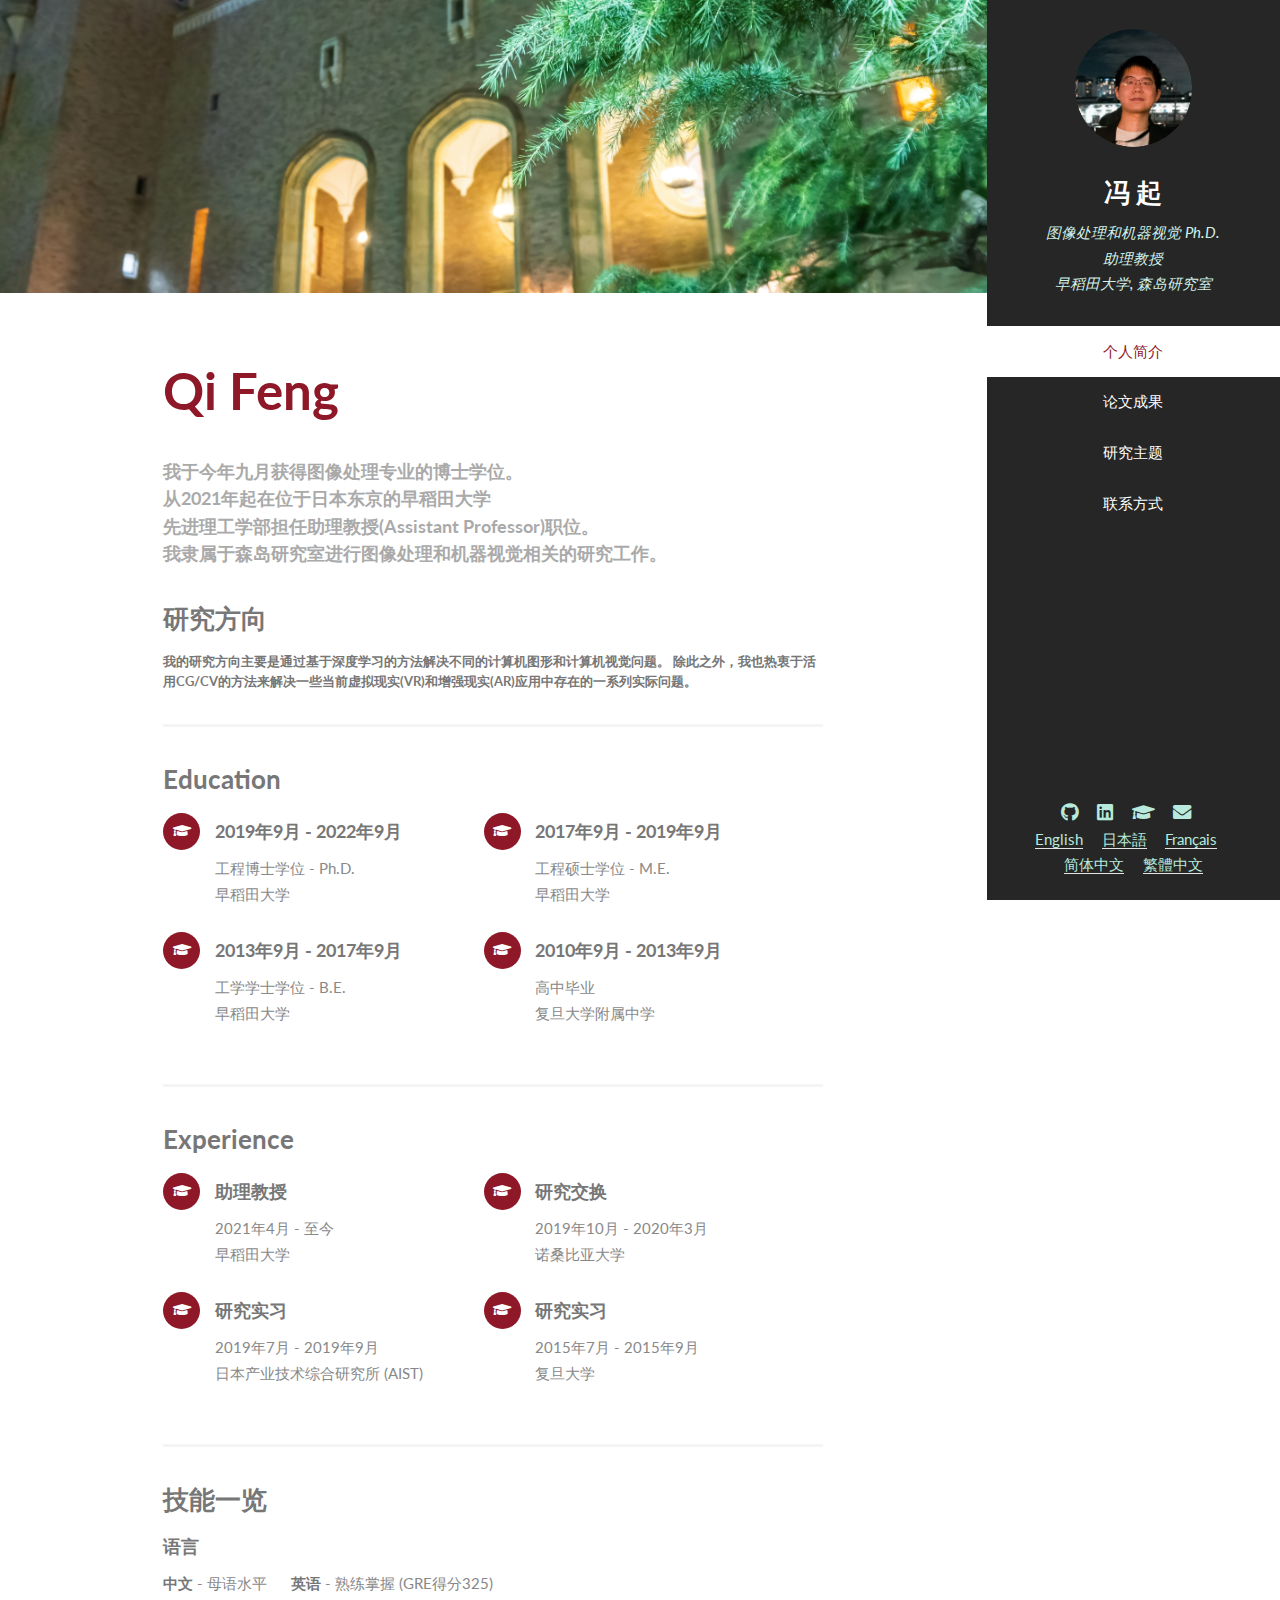
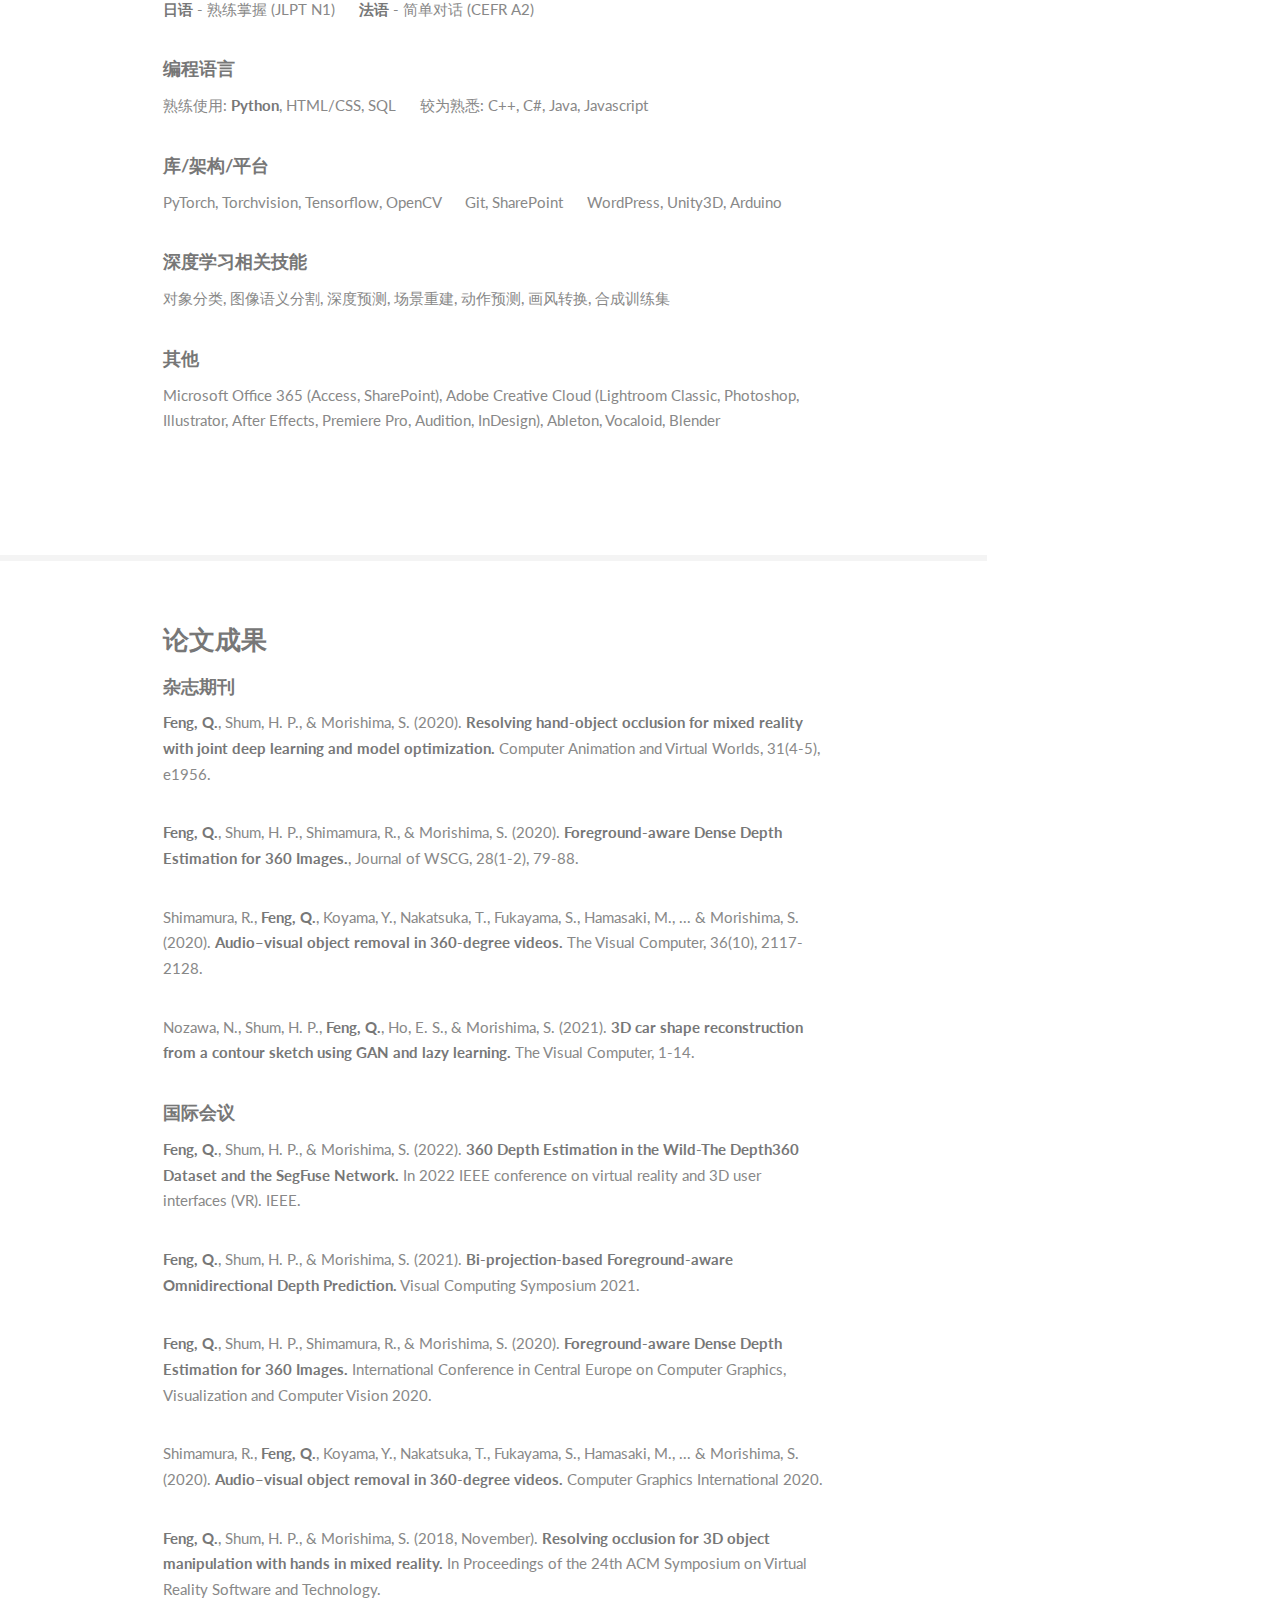
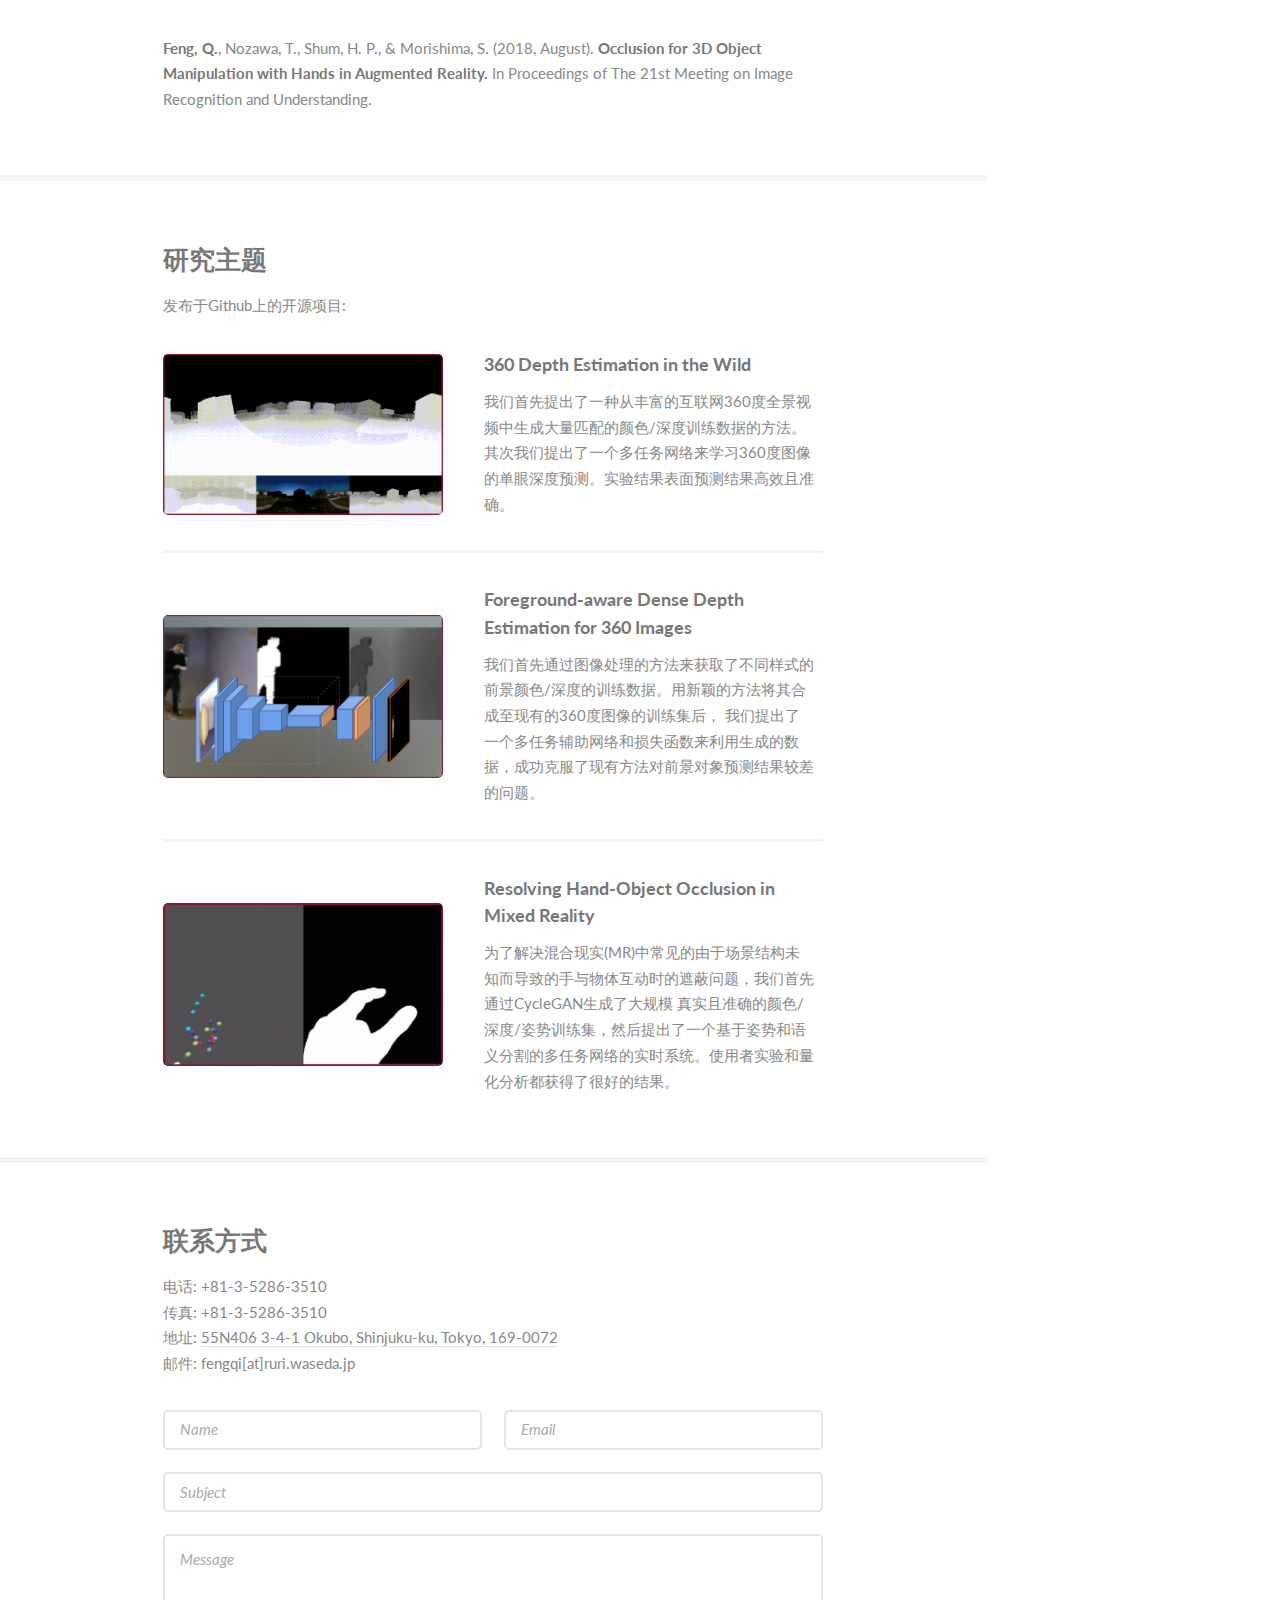
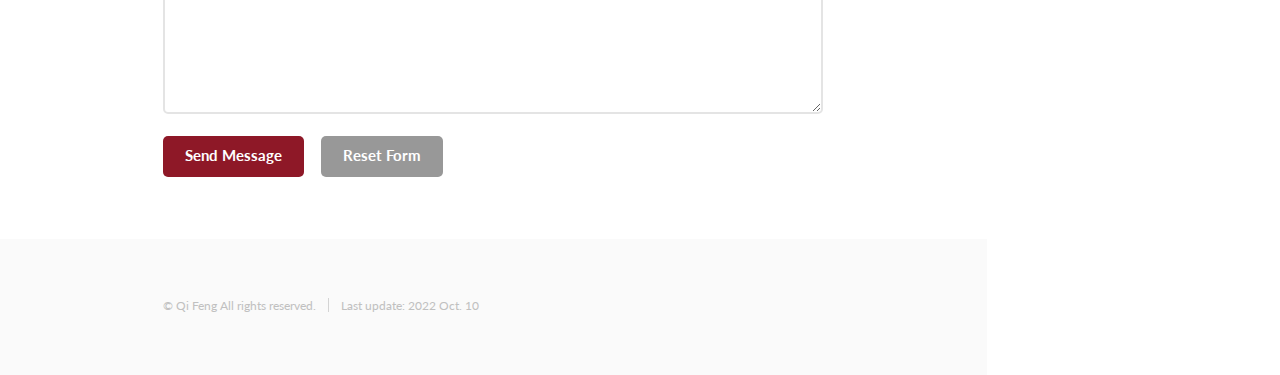
<file: zh_cn.html>
<!DOCTYPE HTML>
<html>
	<head>
		<title>Qi Feng | 冯 起</title>
		<link rel="icon" type="image/x-icon" href="/images/favicon.ico">
		<meta charset="utf-8" />
		<meta name="viewport" content="width=device-width, initial-scale=1, user-scalable=no" />
		<link rel="stylesheet" href="assets/css/main.css" />
	</head>
	<body class="is-preload">

		<!-- Header -->
			<section id="header">
				<header>
					<span class="image avatar"><img src="images/avatar.jpg" alt="" /></span>
					<h1 id="logo"><a href="#">冯 起</a></h1>
					<p>图像处理和机器视觉 Ph.D. <br /> 
					助理教授 <br />
					早稻田大学, 森岛研究室</p>
				</header>
				<nav id="nav">
					<ul>
						<li><a href="#one" class="active">个人简介</a></li>
						<li><a href="#two">论文成果</a></li>
						<li><a href="#three">研究主题</a></li>
						<li><a href="#four">联系方式</a></li>
					</ul>
				</nav>
				<footer>
					<ul class="icons">
						<li><a href="https://github.com/HAL-lucination/" class="icon brands fa-github"><span class="label">Github</span></a></li>
						<li><a href="https://www.linkedin.com/in/qi-feng-2680a6149/" class="icon brands fa-linkedin"><span class="label">Email</span></a></li>
						<li><a href="https://scholar.google.com/citations?view_op=list_works&hl=en&authuser=1&user=17y69bAAAAAJ" class="icon solid fa-graduation-cap"><span class="label">Google Scholar</span></a></li>
						<li><a href="mailto: fengqi@ruri.waseda.jp" class="icon solid fa-envelope"><span class="label">Email</span></a></li>
						<br />
						<li><a href="/index.html">English</a></li>
						<li><a href="#">日本語</a></li>
						<li><a href="#">Français</a></li><br />
						<li><a href="/zh_cn.html">简体中文</a></li>
						<li><a href="#">繁體中文</a></li>
						
					</ul>
				</footer>
			</section>

		<!-- Wrapper -->
			<div id="wrapper">

				<!-- Main -->
					<div id="main">

						<!-- One -->
							<section id="one">
								<div class="image main" data-position="center">
									<img src="images/banner.jpg" alt="" />
								</div>
								<div class="container">
									<header class="major">
										<h2>Qi Feng</h2>
										<h4><p> 我于今年九月获得图像处理专业的博士学位。<br />
											从2021年起在位于日本东京的早稻田大学 <br />
											先进理工学部担任助理教授(Assistant Professor)职位。<br />
											我隶属于<a href="https://morishima-lab.jp/">森岛研究室</a>进行图像处理和机器视觉相关的研究工作。</p></h4>
									</header>
									<div class="features">
										<article>
												<h3>研究方向</h3>
												<h5><p> 我的研究方向主要是通过基于深度学习的方法解决不同的计算机图形和计算机视觉问题。
													除此之外，我也热衷于活用CG/CV的方法来解决一些当前虚拟现实(VR)和增强现实(AR)应用中存在的一系列实际问题。</p></h5>
										</article>
										<article>
												<h3>Education</h3>
												<ul class="feature-icons">
													<li class="icon solid fa-graduation-cap"><h4>2019年9月 - 2022年9月</h4>
													工程博士学位 - Ph.D. <br />
													早稻田大学 </li>
													<li class="icon solid fa-graduation-cap"><h4>2017年9月 - 2019年9月</h4>
													工程硕士学位 - M.E. <br />
													早稻田大学 </li>
													<li class="icon solid fa-graduation-cap"><h4>2013年9月 - 2017年9月</h4>
													工学学士学位 - B.E. <br />
													早稻田大学 </li>
													<li class="icon solid fa-graduation-cap"><h4>2010年9月 - 2013年9月</h4>
													高中毕业 <br />
													复旦大学附属中学 </li>
												</ul>
										</article>
										<article>
												<h3>Experience</h3>
												<ul class="feature-icons">
													<li class="icon solid fa-graduation-cap"><h4>助理教授</h4>
													2021年4月 - 至今<br />
													早稻田大学 </li>
													<li class="icon solid fa-graduation-cap"><h4>研究交换</h4>
													2019年10月 - 2020年3月 <br />
													诺桑比亚大学 </li>
													<li class="icon solid fa-graduation-cap"><h4>研究实习</h4>
													2019年7月 - 2019年9月 <br />
													日本产业技术综合研究所 (AIST) </li>
													<li class="icon solid fa-graduation-cap"><h4>研究实习</h4>
													2015年7月 - 2015年9月 <br />
													复旦大学 </li>
												</ul>
										</article>
										<article>
												<h3>技能一览</h3>
												<h4>语言</h4>
												<p><b>中文</b> - 母语水平 &nbsp;&nbsp;&nbsp;&nbsp; <b>英语</b> - 熟练掌握 (GRE得分325) <br />
												<b>日语</b> - 熟练掌握 (JLPT N1) &nbsp;&nbsp;&nbsp;&nbsp; <b>法语</b> - 简单对话 (CEFR A2) </p>
												<h4>编程语言</h4>
												<p>熟练使用: <b>Python</b>, HTML/CSS, SQL &nbsp;&nbsp;&nbsp;&nbsp; 较为熟悉: C++, C#, Java, Javascript</p>
												<h4>库/架构/平台</h4>
												<p>PyTorch, Torchvision, Tensorflow, OpenCV &nbsp;&nbsp;&nbsp;&nbsp; Git, SharePoint &nbsp;&nbsp;&nbsp;&nbsp;  WordPress, Unity3D, Arduino</p>
												<h4>深度学习相关技能</h4>
												<p>对象分类, 图像语义分割, 深度预测, 场景重建, 动作预测, 画风转换, 合成训练集</p>
												<h4>其他</h4>
												<p>Microsoft Office 365 (Access, SharePoint), Adobe Creative Cloud (Lightroom Classic, Photoshop, Illustrator, After Effects, Premiere Pro, Audition, InDesign), Ableton, Vocaloid, Blender</p><br />
										</article>
									</div>
								</div>
							</section>

						<!-- Two -->
							<section id="two">
								<div class="container">
									<div class="features">
										<article>
												<h3>论文成果</h3>
												<h4>杂志期刊</h4>
												<p><b>Feng, Q.</b>, Shum, H. P., & Morishima, S. (2020). <b>Resolving hand‐object occlusion for mixed reality with joint deep learning and model optimization.</b>
													Computer Animation and Virtual Worlds, 31(4-5), e1956.</p>
												<p><b>Feng, Q.</b>, Shum, H. P., Shimamura, R., & Morishima, S. (2020). <b>Foreground-aware Dense Depth Estimation for 360 Images.</b>, Journal of WSCG, 28(1-2), 79-88.</p>
												<p>Shimamura, R., <b>Feng, Q.</b>, Koyama, Y., Nakatsuka, T., Fukayama, S., Hamasaki, M., ... & Morishima, S. (2020). <b>Audio–visual object removal in 360-degree videos.</b> The Visual Computer, 36(10), 2117-2128.</p>
												<p>Nozawa, N., Shum, H. P., <b>Feng, Q.</b>, Ho, E. S., & Morishima, S. (2021). <b>3D car shape reconstruction from a contour sketch using GAN and lazy learning.</b> The Visual Computer, 1-14.</p>
												<h4>国际会议</h4>
												<p><b>Feng, Q.</b>, Shum, H. P., & Morishima, S. (2022). <b>360 Depth Estimation in the Wild-The Depth360 Dataset and the SegFuse Network.</b> In 2022 IEEE conference on virtual reality and 3D user interfaces (VR). IEEE.</p>
												<p><b>Feng, Q.</b>, Shum, H. P., & Morishima, S. (2021). <b>Bi-projection-based Foreground-aware Omnidirectional Depth Prediction.</b> Visual Computing Symposium 2021.</p>
												<p><b>Feng, Q.</b>, Shum, H. P., Shimamura, R., & Morishima, S. (2020). <b>Foreground-aware Dense Depth Estimation for 360 Images.</b> International Conference in Central Europe on Computer Graphics, Visualization and Computer Vision 2020.</p>
												<p>Shimamura, R., <b>Feng, Q.</b>, Koyama, Y., Nakatsuka, T., Fukayama, S., Hamasaki, M., ... & Morishima, S. (2020). <b>Audio–visual object removal in 360-degree videos.</b> Computer Graphics International 2020.</p>
												<p><b>Feng, Q.</b>, Shum, H. P., & Morishima, S. (2018, November). <b>Resolving occlusion for 3D object manipulation with hands in mixed reality.</b> In Proceedings of the 24th ACM Symposium on Virtual Reality Software and Technology.</p>
												<p><b>Feng, Q.</b>, Nozawa, T., Shum, H. P., & Morishima, S. (2018, August). <b>Occlusion for 3D Object Manipulation with Hands in Augmented Reality.</b> In Proceedings of The 21st Meeting on Image Recognition and Understanding.</p>
										</article>
									</div>
								</div>
							</section>

						<!-- Three -->
							<section id="three">
								<div class="container">
									<h3>研究主题</h3>
									<p>发布于Github上的开源项目: </p>
									<div class="features">
										<article>
											<a href="https://segfuse.github.io/" class="image"><img src="images/segfuse.gif" alt="" /></a>
											<div class="inner">
												<h4><a href="https://segfuse.github.io/">360 Depth Estimation in the Wild</a></h4>
												<p>我们首先提出了一种从丰富的互联网360度全景视频中生成大量匹配的颜色/深度训练数据的方法。
													其次我们提出了一个多任务网络来学习360度图像的单眼深度预测。实验结果表面预测结果高效且准确。</p>
											</div>
										</article>
										<article>
											<a href="https://segfuse.github.io/" class="image"><img src="images/foreground.jpg" alt="" /></a>
											<div class="inner">
												<h4><a href="https://segfuse.github.io/">Foreground-aware Dense Depth Estimation for 360 Images</a></h4>
												<p>我们首先通过图像处理的方法来获取了不同样式的前景颜色/深度的训练数据。用新颖的方法将其合成至现有的360度图像的训练集后，
													我们提出了一个多任务辅助网络和损失函数来利用生成的数据，成功克服了现有方法对前景对象预测结果较差的问题。</p>
											</div>
										</article>
										<article>
											<a href="https://github.com/HAL-lucination/cyclegan-hand" class="image"><img src="images/hand.gif" alt="" /></a>
											<div class="inner">
												<h4><a href="https://github.com/HAL-lucination/cyclegan-hand">Resolving Hand-Object Occlusion in Mixed Reality</a></h4>
												<p>为了解决混合现实(MR)中常见的由于场景结构未知而导致的手与物体互动时的遮蔽问题，我们首先通过CycleGAN生成了大规模
													真实且准确的颜色/深度/姿势训练集，然后提出了一个基于姿势和语义分割的多任务网络的实时系统。使用者实验和量化分析都获得了很好的结果。</p>
											</div>
										</article>
									</div>
								</div>
							</section>

						<!-- Four -->
							<section id="four">
								<div class="container">
									<h3>联系方式</h3>
									<p>电话: +81-3-5286-3510<br />
										传真: +81-3-5286-3510<br />
										地址: <a href="https://goo.gl/maps/qCkFEBYzue7V8PMCA">55N406 3-4-1 Okubo, Shinjuku-ku, Tokyo, 169-0072</a><br />
										邮件: fengqi[at]ruri.waseda.jp</p>
									<form action="http://formspree.io/fengqi@ruri.waseda.jp" method="POST">
										<div class="row gtr-uniform">
											<div class="col-6 col-12-xsmall"><input type="text" name="name" id="name" placeholder="Name" /></div>
											<div class="col-6 col-12-xsmall"><input type="email" name="email" id="email" placeholder="Email" /></div>
											<div class="col-12"><input type="text" name="subject" id="subject" placeholder="Subject" /></div>
											<div class="col-12"><textarea name="message" id="message" placeholder="Message" rows="6"></textarea></div>
											<div class="col-12">
												<ul class="actions">
													<li><input type="submit" class="primary" value="Send Message" /></li>
													<li><input type="reset" value="Reset Form" /></li>
												</ul>
											</div>
										</div>
									</form>
								</div>
							</section>
					</div>

				<!-- Footer -->
					<section id="footer">
						<div class="container">
							<ul class="copyright">
								<li>&copy; Qi Feng All rights reserved.</li><li>Last update: 2022 Oct. 10</li>
							</ul>
						</div>
					</section>

			</div>

		<!-- Scripts -->
			<script src="assets/js/jquery.min.js"></script>
			<script src="assets/js/jquery.scrollex.min.js"></script>
			<script src="assets/js/jquery.scrolly.min.js"></script>
			<script src="assets/js/browser.min.js"></script>
			<script src="assets/js/breakpoints.min.js"></script>
			<script src="assets/js/util.js"></script>
			<script src="assets/js/main.js"></script>

	</body>
</html>
</file>
<file: assets/css/main.css>
@import url("fontawesome-all.min.css");
@import url("https://fonts.googleapis.com/css?family=Lato:400,400italic,700,700italic|Source+Code+Pro:400");

html, body, div, span, applet, object,
iframe, h1, h2, h3, h4, h5, h6, p, blockquote,
pre, a, abbr, acronym, address, big, cite,
code, del, dfn, em, img, ins, kbd, q, s, samp,
small, strike, strong, sub, sup, tt, var, b,
u, i, center, dl, dt, dd, ol, ul, li, fieldset,
form, label, legend, table, caption, tbody,
tfoot, thead, tr, th, td, article, aside,
canvas, details, embed, figure, figcaption,
footer, header, hgroup, menu, nav, output, ruby,
section, summary, time, mark, audio, video {
	margin: 0;
	padding: 0;
	border: 0;
	font-size: 100%;
	font: inherit;
	vertical-align: baseline;}

article, aside, details, figcaption, figure,
footer, header, hgroup, menu, nav, section {
	display: block;}

body {
	line-height: 1;
}

ol, ul {
	list-style: none;
}

blockquote, q {
	quotes: none;
}

	blockquote:before, blockquote:after, q:before, q:after {
		content: '';
		content: none;
	}

table {
	border-collapse: collapse;
	border-spacing: 0;
}

body {
	-webkit-text-size-adjust: none;
}

mark {
	background-color: transparent;
	color: inherit;
}

input::-moz-focus-inner {
	border: 0;
	padding: 0;
}

input, select, textarea {
	-moz-appearance: none;
	-webkit-appearance: none;
	-ms-appearance: none;
	appearance: none;
}

/* Basic */

	html {
		box-sizing: border-box;
	}

	*, *:before, *:after {
		box-sizing: inherit;
	}

	body {
		background: #fff;
	}

		body.is-preload *, body.is-preload *:before, body.is-preload *:after {
			-moz-animation: none !important;
			-webkit-animation: none !important;
			-ms-animation: none !important;
			animation: none !important;
			-moz-transition: none !important;
			-webkit-transition: none !important;
			-ms-transition: none !important;
			transition: none !important;
		}

	body, input, select, textarea {
		color: #888;
		font-family: "Lato", sans-serif, "Microsoft YaHei", "微软雅黑";
		font-size: 16pt;
		font-weight: 400;
		line-height: 1.75em;
	}

	a {
		-moz-transition: color 0.2s ease-in-out, border-color 0.2s ease-in-out;
		-webkit-transition: color 0.2s ease-in-out, border-color 0.2s ease-in-out;
		-ms-transition: color 0.2s ease-in-out, border-color 0.2s ease-in-out;
		transition: color 0.2s ease-in-out, border-color 0.2s ease-in-out;
		border-bottom: solid 1px #e4e4e4;
		color: inherit;
		text-decoration: none;
	}

		a:hover {
			border-bottom-color: transparent;
			color: #8E1827 !important;
		}

	strong, b {
		color: #777;
		font-weight: 700;
	}

	em, i {
		font-style: italic;
	}

	p {
		margin: 0 0 2.25em 0;
	}

	h1, h2, h3, h4, h5, h6 {
		color: #777;
		font-weight: 700;
		line-height: 1em;
		margin: 0 0 0.5625em 0;
	}

		h1 a, h2 a, h3 a, h4 a, h5 a, h6 a {
			border: 0;
			color: inherit;
			text-decoration: none;
		}

	h2 {
		font-size: 2em;
		line-height: 1.5em;
	}

	h3 {
		font-size: 1.75em;
		line-height: 1.5em;
	}

	h4 {
		font-size: 1.25em;
		line-height: 1.5em;
	}

	h5 {
		font-size: 0.9em;
		line-height: 1.5em;
	}

	h6 {
		font-size: 0.7em;
		line-height: 1.5em;
	}

	sub {
		font-size: 0.8em;
		position: relative;
		top: 0.5em;
	}

	sup {
		font-size: 0.8em;
		position: relative;
		top: -0.5em;
	}

	hr {
		border: 0;
		border-bottom: solid 2px #f4f4f4;
		margin: 2.25em 0;
	}

		hr.major {
			margin: 3.375em 0;
		}

	blockquote {
		border-left: solid 8px #e4e4e4;
		font-style: italic;
		margin: 0 0 2.25em 0;
		padding: 0.5em 0 0.5em 2em;
	}

	code {
		background: #555;
		border-radius: 5px;
		color: #fff;
		font-family: "Source Code Pro", monospace, "Microsoft YaHei", "微软雅黑";
		font-size: 0.9em;
		margin: 0 0.25em;
		padding: 0.25em 0.65em;
	}

	pre {
		font-family: "Source Code Pro", monospace, "Microsoft YaHei", "微软雅黑";
		font-size: 0.9em;
		margin: 0 0 2.25em 0;
	}

		pre code {
			-webkit-overflow-scrolling: touch;
			display: block;
			line-height: 1.5em;
			overflow-x: auto;
			padding: 1em 1.5em;
		}

	.align-left {
		text-align: left;
	}

	.align-center {
		text-align: center;
	}

	.align-right {
		text-align: right;
	}

/* Row */

	.row {
		display: flex;
		flex-wrap: wrap;
		box-sizing: border-box;
		align-items: stretch;
	}

		.row > * {
			box-sizing: border-box;
		}

		.row.gtr-uniform > * > :last-child {
			margin-bottom: 0;
		}

		.row.aln-left {
			justify-content: flex-start;
		}

		.row.aln-center {
			justify-content: center;
		}

		.row.aln-right {
			justify-content: flex-end;
		}

		.row.aln-top {
			align-items: flex-start;
		}

		.row.aln-middle {
			align-items: center;
		}

		.row.aln-bottom {
			align-items: flex-end;
		}

		.row > .imp {
			order: -1;
		}

		.row > .col-1 {
			width: 8.33333%;
		}

		.row > .off-1 {
			margin-left: 8.33333%;
		}

		.row > .col-2 {
			width: 16.66667%;
		}

		.row > .off-2 {
			margin-left: 16.66667%;
		}

		.row > .col-3 {
			width: 25%;
		}

		.row > .off-3 {
			margin-left: 25%;
		}

		.row > .col-4 {
			width: 33.33333%;
		}

		.row > .off-4 {
			margin-left: 33.33333%;
		}

		.row > .col-5 {
			width: 41.66667%;
		}

		.row > .off-5 {
			margin-left: 41.66667%;
		}

		.row > .col-6 {
			width: 50%;
		}

		.row > .off-6 {
			margin-left: 50%;
		}

		.row > .col-7 {
			width: 58.33333%;
		}

		.row > .off-7 {
			margin-left: 58.33333%;
		}

		.row > .col-8 {
			width: 66.66667%;
		}

		.row > .off-8 {
			margin-left: 66.66667%;
		}

		.row > .col-9 {
			width: 75%;
		}

		.row > .off-9 {
			margin-left: 75%;
		}

		.row > .col-10 {
			width: 83.33333%;
		}

		.row > .off-10 {
			margin-left: 83.33333%;
		}

		.row > .col-11 {
			width: 91.66667%;
		}

		.row > .off-11 {
			margin-left: 91.66667%;
		}

		.row > .col-12 {
			width: 100%;
		}

		.row > .off-12 {
			margin-left: 100%;
		}

		.row.gtr-0 {
			margin-top: 0;
			margin-left: 0em;
		}

			.row.gtr-0 > * {
				padding: 0 0 0 0em;
			}

			.row.gtr-0.gtr-uniform {
				margin-top: 0em;
			}

				.row.gtr-0.gtr-uniform > * {
					padding-top: 0em;
				}

		.row.gtr-25 {
			margin-top: 0;
			margin-left: -0.5em;
		}

			.row.gtr-25 > * {
				padding: 0 0 0 0.5em;
			}

			.row.gtr-25.gtr-uniform {
				margin-top: -0.5em;
			}

				.row.gtr-25.gtr-uniform > * {
					padding-top: 0.5em;
				}

		.row.gtr-50 {
			margin-top: 0;
			margin-left: -1em;
		}

			.row.gtr-50 > * {
				padding: 0 0 0 1em;
			}

			.row.gtr-50.gtr-uniform {
				margin-top: -1em;
			}

				.row.gtr-50.gtr-uniform > * {
					padding-top: 1em;
				}

		.row {
			margin-top: 0;
			margin-left: -2em;
		}

			.row > * {
				padding: 0 0 0 2em;
			}

			.row.gtr-uniform {
				margin-top: -2em;
			}

				.row.gtr-uniform > * {
					padding-top: 2em;
				}

		.row.gtr-150 {
			margin-top: 0;
			margin-left: -3em;
		}

			.row.gtr-150 > * {
				padding: 0 0 0 3em;
			}

			.row.gtr-150.gtr-uniform {
				margin-top: -3em;
			}

				.row.gtr-150.gtr-uniform > * {
					padding-top: 3em;
				}

		.row.gtr-200 {
			margin-top: 0;
			margin-left: -4em;
		}

			.row.gtr-200 > * {
				padding: 0 0 0 4em;
			}

			.row.gtr-200.gtr-uniform {
				margin-top: -4em;
			}

				.row.gtr-200.gtr-uniform > * {
					padding-top: 4em;
				}

		@media screen and (max-width: 1680px) {

			.row {
				display: flex;
				flex-wrap: wrap;
				box-sizing: border-box;
				align-items: stretch;
			}

				.row > * {
					box-sizing: border-box;
				}

				.row.gtr-uniform > * > :last-child {
					margin-bottom: 0;
				}

				.row.aln-left {
					justify-content: flex-start;
				}

				.row.aln-center {
					justify-content: center;
				}

				.row.aln-right {
					justify-content: flex-end;
				}

				.row.aln-top {
					align-items: flex-start;
				}

				.row.aln-middle {
					align-items: center;
				}

				.row.aln-bottom {
					align-items: flex-end;
				}

				.row > .imp-xlarge {
					order: -1;
				}

				.row > .col-1-xlarge {
					width: 8.33333%;
				}

				.row > .off-1-xlarge {
					margin-left: 8.33333%;
				}

				.row > .col-2-xlarge {
					width: 16.66667%;
				}

				.row > .off-2-xlarge {
					margin-left: 16.66667%;
				}

				.row > .col-3-xlarge {
					width: 25%;
				}

				.row > .off-3-xlarge {
					margin-left: 25%;
				}

				.row > .col-4-xlarge {
					width: 33.33333%;
				}

				.row > .off-4-xlarge {
					margin-left: 33.33333%;
				}

				.row > .col-5-xlarge {
					width: 41.66667%;
				}

				.row > .off-5-xlarge {
					margin-left: 41.66667%;
				}

				.row > .col-6-xlarge {
					width: 50%;
				}

				.row > .off-6-xlarge {
					margin-left: 50%;
				}

				.row > .col-7-xlarge {
					width: 58.33333%;
				}

				.row > .off-7-xlarge {
					margin-left: 58.33333%;
				}

				.row > .col-8-xlarge {
					width: 66.66667%;
				}

				.row > .off-8-xlarge {
					margin-left: 66.66667%;
				}

				.row > .col-9-xlarge {
					width: 75%;
				}

				.row > .off-9-xlarge {
					margin-left: 75%;
				}

				.row > .col-10-xlarge {
					width: 83.33333%;
				}

				.row > .off-10-xlarge {
					margin-left: 83.33333%;
				}

				.row > .col-11-xlarge {
					width: 91.66667%;
				}

				.row > .off-11-xlarge {
					margin-left: 91.66667%;
				}

				.row > .col-12-xlarge {
					width: 100%;
				}

				.row > .off-12-xlarge {
					margin-left: 100%;
				}

				.row.gtr-0 {
					margin-top: 0;
					margin-left: 0em;
				}

					.row.gtr-0 > * {
						padding: 0 0 0 0em;
					}

					.row.gtr-0.gtr-uniform {
						margin-top: 0em;
					}

						.row.gtr-0.gtr-uniform > * {
							padding-top: 0em;
						}

				.row.gtr-25 {
					margin-top: 0;
					margin-left: -0.5em;
				}

					.row.gtr-25 > * {
						padding: 0 0 0 0.5em;
					}

					.row.gtr-25.gtr-uniform {
						margin-top: -0.5em;
					}

						.row.gtr-25.gtr-uniform > * {
							padding-top: 0.5em;
						}

				.row.gtr-50 {
					margin-top: 0;
					margin-left: -1em;
				}

					.row.gtr-50 > * {
						padding: 0 0 0 1em;
					}

					.row.gtr-50.gtr-uniform {
						margin-top: -1em;
					}

						.row.gtr-50.gtr-uniform > * {
							padding-top: 1em;
						}

				.row {
					margin-top: 0;
					margin-left: -2em;
				}

					.row > * {
						padding: 0 0 0 2em;
					}

					.row.gtr-uniform {
						margin-top: -2em;
					}

						.row.gtr-uniform > * {
							padding-top: 2em;
						}

				.row.gtr-150 {
					margin-top: 0;
					margin-left: -3em;
				}

					.row.gtr-150 > * {
						padding: 0 0 0 3em;
					}

					.row.gtr-150.gtr-uniform {
						margin-top: -3em;
					}

						.row.gtr-150.gtr-uniform > * {
							padding-top: 3em;
						}

				.row.gtr-200 {
					margin-top: 0;
					margin-left: -4em;
				}

					.row.gtr-200 > * {
						padding: 0 0 0 4em;
					}

					.row.gtr-200.gtr-uniform {
						margin-top: -4em;
					}

						.row.gtr-200.gtr-uniform > * {
							padding-top: 4em;
						}

		}

		@media screen and (max-width: 1280px) {

			.row {
				display: flex;
				flex-wrap: wrap;
				box-sizing: border-box;
				align-items: stretch;
			}

				.row > * {
					box-sizing: border-box;
				}

				.row.gtr-uniform > * > :last-child {
					margin-bottom: 0;
				}

				.row.aln-left {
					justify-content: flex-start;
				}

				.row.aln-center {
					justify-content: center;
				}

				.row.aln-right {
					justify-content: flex-end;
				}

				.row.aln-top {
					align-items: flex-start;
				}

				.row.aln-middle {
					align-items: center;
				}

				.row.aln-bottom {
					align-items: flex-end;
				}

				.row > .imp-large {
					order: -1;
				}

				.row > .col-1-large {
					width: 8.33333%;
				}

				.row > .off-1-large {
					margin-left: 8.33333%;
				}

				.row > .col-2-large {
					width: 16.66667%;
				}

				.row > .off-2-large {
					margin-left: 16.66667%;
				}

				.row > .col-3-large {
					width: 25%;
				}

				.row > .off-3-large {
					margin-left: 25%;
				}

				.row > .col-4-large {
					width: 33.33333%;
				}

				.row > .off-4-large {
					margin-left: 33.33333%;
				}

				.row > .col-5-large {
					width: 41.66667%;
				}

				.row > .off-5-large {
					margin-left: 41.66667%;
				}

				.row > .col-6-large {
					width: 50%;
				}

				.row > .off-6-large {
					margin-left: 50%;
				}

				.row > .col-7-large {
					width: 58.33333%;
				}

				.row > .off-7-large {
					margin-left: 58.33333%;
				}

				.row > .col-8-large {
					width: 66.66667%;
				}

				.row > .off-8-large {
					margin-left: 66.66667%;
				}

				.row > .col-9-large {
					width: 75%;
				}

				.row > .off-9-large {
					margin-left: 75%;
				}

				.row > .col-10-large {
					width: 83.33333%;
				}

				.row > .off-10-large {
					margin-left: 83.33333%;
				}

				.row > .col-11-large {
					width: 91.66667%;
				}

				.row > .off-11-large {
					margin-left: 91.66667%;
				}

				.row > .col-12-large {
					width: 100%;
				}

				.row > .off-12-large {
					margin-left: 100%;
				}

				.row.gtr-0 {
					margin-top: 0;
					margin-left: 0em;
				}

					.row.gtr-0 > * {
						padding: 0 0 0 0em;
					}

					.row.gtr-0.gtr-uniform {
						margin-top: 0em;
					}

						.row.gtr-0.gtr-uniform > * {
							padding-top: 0em;
						}

				.row.gtr-25 {
					margin-top: 0;
					margin-left: -0.375em;
				}

					.row.gtr-25 > * {
						padding: 0 0 0 0.375em;
					}

					.row.gtr-25.gtr-uniform {
						margin-top: -0.375em;
					}

						.row.gtr-25.gtr-uniform > * {
							padding-top: 0.375em;
						}

				.row.gtr-50 {
					margin-top: 0;
					margin-left: -0.75em;
				}

					.row.gtr-50 > * {
						padding: 0 0 0 0.75em;
					}

					.row.gtr-50.gtr-uniform {
						margin-top: -0.75em;
					}

						.row.gtr-50.gtr-uniform > * {
							padding-top: 0.75em;
						}

				.row {
					margin-top: 0;
					margin-left: -1.5em;
				}

					.row > * {
						padding: 0 0 0 1.5em;
					}

					.row.gtr-uniform {
						margin-top: -1.5em;
					}

						.row.gtr-uniform > * {
							padding-top: 1.5em;
						}

				.row.gtr-150 {
					margin-top: 0;
					margin-left: -2.25em;
				}

					.row.gtr-150 > * {
						padding: 0 0 0 2.25em;
					}

					.row.gtr-150.gtr-uniform {
						margin-top: -2.25em;
					}

						.row.gtr-150.gtr-uniform > * {
							padding-top: 2.25em;
						}

				.row.gtr-200 {
					margin-top: 0;
					margin-left: -3em;
				}

					.row.gtr-200 > * {
						padding: 0 0 0 3em;
					}

					.row.gtr-200.gtr-uniform {
						margin-top: -3em;
					}

						.row.gtr-200.gtr-uniform > * {
							padding-top: 3em;
						}

		}

		@media screen and (max-width: 1024px) {

			.row {
				display: flex;
				flex-wrap: wrap;
				box-sizing: border-box;
				align-items: stretch;
			}

				.row > * {
					box-sizing: border-box;
				}

				.row.gtr-uniform > * > :last-child {
					margin-bottom: 0;
				}

				.row.aln-left {
					justify-content: flex-start;
				}

				.row.aln-center {
					justify-content: center;
				}

				.row.aln-right {
					justify-content: flex-end;
				}

				.row.aln-top {
					align-items: flex-start;
				}

				.row.aln-middle {
					align-items: center;
				}

				.row.aln-bottom {
					align-items: flex-end;
				}

				.row > .imp-medium {
					order: -1;
				}

				.row > .col-1-medium {
					width: 8.33333%;
				}

				.row > .off-1-medium {
					margin-left: 8.33333%;
				}

				.row > .col-2-medium {
					width: 16.66667%;
				}

				.row > .off-2-medium {
					margin-left: 16.66667%;
				}

				.row > .col-3-medium {
					width: 25%;
				}

				.row > .off-3-medium {
					margin-left: 25%;
				}

				.row > .col-4-medium {
					width: 33.33333%;
				}

				.row > .off-4-medium {
					margin-left: 33.33333%;
				}

				.row > .col-5-medium {
					width: 41.66667%;
				}

				.row > .off-5-medium {
					margin-left: 41.66667%;
				}

				.row > .col-6-medium {
					width: 50%;
				}

				.row > .off-6-medium {
					margin-left: 50%;
				}

				.row > .col-7-medium {
					width: 58.33333%;
				}

				.row > .off-7-medium {
					margin-left: 58.33333%;
				}

				.row > .col-8-medium {
					width: 66.66667%;
				}

				.row > .off-8-medium {
					margin-left: 66.66667%;
				}

				.row > .col-9-medium {
					width: 75%;
				}

				.row > .off-9-medium {
					margin-left: 75%;
				}

				.row > .col-10-medium {
					width: 83.33333%;
				}

				.row > .off-10-medium {
					margin-left: 83.33333%;
				}

				.row > .col-11-medium {
					width: 91.66667%;
				}

				.row > .off-11-medium {
					margin-left: 91.66667%;
				}

				.row > .col-12-medium {
					width: 100%;
				}

				.row > .off-12-medium {
					margin-left: 100%;
				}

				.row.gtr-0 {
					margin-top: 0;
					margin-left: 0em;
				}

					.row.gtr-0 > * {
						padding: 0 0 0 0em;
					}

					.row.gtr-0.gtr-uniform {
						margin-top: 0em;
					}

						.row.gtr-0.gtr-uniform > * {
							padding-top: 0em;
						}

				.row.gtr-25 {
					margin-top: 0;
					margin-left: -0.375em;
				}

					.row.gtr-25 > * {
						padding: 0 0 0 0.375em;
					}

					.row.gtr-25.gtr-uniform {
						margin-top: -0.375em;
					}

						.row.gtr-25.gtr-uniform > * {
							padding-top: 0.375em;
						}

				.row.gtr-50 {
					margin-top: 0;
					margin-left: -0.75em;
				}

					.row.gtr-50 > * {
						padding: 0 0 0 0.75em;
					}

					.row.gtr-50.gtr-uniform {
						margin-top: -0.75em;
					}

						.row.gtr-50.gtr-uniform > * {
							padding-top: 0.75em;
						}

				.row {
					margin-top: 0;
					margin-left: -1.5em;
				}

					.row > * {
						padding: 0 0 0 1.5em;
					}

					.row.gtr-uniform {
						margin-top: -1.5em;
					}

						.row.gtr-uniform > * {
							padding-top: 1.5em;
						}

				.row.gtr-150 {
					margin-top: 0;
					margin-left: -2.25em;
				}

					.row.gtr-150 > * {
						padding: 0 0 0 2.25em;
					}

					.row.gtr-150.gtr-uniform {
						margin-top: -2.25em;
					}

						.row.gtr-150.gtr-uniform > * {
							padding-top: 2.25em;
						}

				.row.gtr-200 {
					margin-top: 0;
					margin-left: -3em;
				}

					.row.gtr-200 > * {
						padding: 0 0 0 3em;
					}

					.row.gtr-200.gtr-uniform {
						margin-top: -3em;
					}

						.row.gtr-200.gtr-uniform > * {
							padding-top: 3em;
						}

		}

		@media screen and (max-width: 736px) {

			.row {
				display: flex;
				flex-wrap: wrap;
				box-sizing: border-box;
				align-items: stretch;
			}

				.row > * {
					box-sizing: border-box;
				}

				.row.gtr-uniform > * > :last-child {
					margin-bottom: 0;
				}

				.row.aln-left {
					justify-content: flex-start;
				}

				.row.aln-center {
					justify-content: center;
				}

				.row.aln-right {
					justify-content: flex-end;
				}

				.row.aln-top {
					align-items: flex-start;
				}

				.row.aln-middle {
					align-items: center;
				}

				.row.aln-bottom {
					align-items: flex-end;
				}

				.row > .imp-small {
					order: -1;
				}

				.row > .col-1-small {
					width: 8.33333%;
				}

				.row > .off-1-small {
					margin-left: 8.33333%;
				}

				.row > .col-2-small {
					width: 16.66667%;
				}

				.row > .off-2-small {
					margin-left: 16.66667%;
				}

				.row > .col-3-small {
					width: 25%;
				}

				.row > .off-3-small {
					margin-left: 25%;
				}

				.row > .col-4-small {
					width: 33.33333%;
				}

				.row > .off-4-small {
					margin-left: 33.33333%;
				}

				.row > .col-5-small {
					width: 41.66667%;
				}

				.row > .off-5-small {
					margin-left: 41.66667%;
				}

				.row > .col-6-small {
					width: 50%;
				}

				.row > .off-6-small {
					margin-left: 50%;
				}

				.row > .col-7-small {
					width: 58.33333%;
				}

				.row > .off-7-small {
					margin-left: 58.33333%;
				}

				.row > .col-8-small {
					width: 66.66667%;
				}

				.row > .off-8-small {
					margin-left: 66.66667%;
				}

				.row > .col-9-small {
					width: 75%;
				}

				.row > .off-9-small {
					margin-left: 75%;
				}

				.row > .col-10-small {
					width: 83.33333%;
				}

				.row > .off-10-small {
					margin-left: 83.33333%;
				}

				.row > .col-11-small {
					width: 91.66667%;
				}

				.row > .off-11-small {
					margin-left: 91.66667%;
				}

				.row > .col-12-small {
					width: 100%;
				}

				.row > .off-12-small {
					margin-left: 100%;
				}

				.row.gtr-0 {
					margin-top: 0;
					margin-left: 0em;
				}

					.row.gtr-0 > * {
						padding: 0 0 0 0em;
					}

					.row.gtr-0.gtr-uniform {
						margin-top: 0em;
					}

						.row.gtr-0.gtr-uniform > * {
							padding-top: 0em;
						}

				.row.gtr-25 {
					margin-top: 0;
					margin-left: -0.3125em;
				}

					.row.gtr-25 > * {
						padding: 0 0 0 0.3125em;
					}

					.row.gtr-25.gtr-uniform {
						margin-top: -0.3125em;
					}

						.row.gtr-25.gtr-uniform > * {
							padding-top: 0.3125em;
						}

				.row.gtr-50 {
					margin-top: 0;
					margin-left: -0.625em;
				}

					.row.gtr-50 > * {
						padding: 0 0 0 0.625em;
					}

					.row.gtr-50.gtr-uniform {
						margin-top: -0.625em;
					}

						.row.gtr-50.gtr-uniform > * {
							padding-top: 0.625em;
						}

				.row {
					margin-top: 0;
					margin-left: -1.25em;
				}

					.row > * {
						padding: 0 0 0 1.25em;
					}

					.row.gtr-uniform {
						margin-top: -1.25em;
					}

						.row.gtr-uniform > * {
							padding-top: 1.25em;
						}

				.row.gtr-150 {
					margin-top: 0;
					margin-left: -1.875em;
				}

					.row.gtr-150 > * {
						padding: 0 0 0 1.875em;
					}

					.row.gtr-150.gtr-uniform {
						margin-top: -1.875em;
					}

						.row.gtr-150.gtr-uniform > * {
							padding-top: 1.875em;
						}

				.row.gtr-200 {
					margin-top: 0;
					margin-left: -2.5em;
				}

					.row.gtr-200 > * {
						padding: 0 0 0 2.5em;
					}

					.row.gtr-200.gtr-uniform {
						margin-top: -2.5em;
					}

						.row.gtr-200.gtr-uniform > * {
							padding-top: 2.5em;
						}

		}

		@media screen and (max-width: 480px) {

			.row {
				display: flex;
				flex-wrap: wrap;
				box-sizing: border-box;
				align-items: stretch;
			}

				.row > * {
					box-sizing: border-box;
				}

				.row.gtr-uniform > * > :last-child {
					margin-bottom: 0;
				}

				.row.aln-left {
					justify-content: flex-start;
				}

				.row.aln-center {
					justify-content: center;
				}

				.row.aln-right {
					justify-content: flex-end;
				}

				.row.aln-top {
					align-items: flex-start;
				}

				.row.aln-middle {
					align-items: center;
				}

				.row.aln-bottom {
					align-items: flex-end;
				}

				.row > .imp-xsmall {
					order: -1;
				}

				.row > .col-1-xsmall {
					width: 8.33333%;
				}

				.row > .off-1-xsmall {
					margin-left: 8.33333%;
				}

				.row > .col-2-xsmall {
					width: 16.66667%;
				}

				.row > .off-2-xsmall {
					margin-left: 16.66667%;
				}

				.row > .col-3-xsmall {
					width: 25%;
				}

				.row > .off-3-xsmall {
					margin-left: 25%;
				}

				.row > .col-4-xsmall {
					width: 33.33333%;
				}

				.row > .off-4-xsmall {
					margin-left: 33.33333%;
				}

				.row > .col-5-xsmall {
					width: 41.66667%;
				}

				.row > .off-5-xsmall {
					margin-left: 41.66667%;
				}

				.row > .col-6-xsmall {
					width: 50%;
				}

				.row > .off-6-xsmall {
					margin-left: 50%;
				}

				.row > .col-7-xsmall {
					width: 58.33333%;
				}

				.row > .off-7-xsmall {
					margin-left: 58.33333%;
				}

				.row > .col-8-xsmall {
					width: 66.66667%;
				}

				.row > .off-8-xsmall {
					margin-left: 66.66667%;
				}

				.row > .col-9-xsmall {
					width: 75%;
				}

				.row > .off-9-xsmall {
					margin-left: 75%;
				}

				.row > .col-10-xsmall {
					width: 83.33333%;
				}

				.row > .off-10-xsmall {
					margin-left: 83.33333%;
				}

				.row > .col-11-xsmall {
					width: 91.66667%;
				}

				.row > .off-11-xsmall {
					margin-left: 91.66667%;
				}

				.row > .col-12-xsmall {
					width: 100%;
				}

				.row > .off-12-xsmall {
					margin-left: 100%;
				}

				.row.gtr-0 {
					margin-top: 0;
					margin-left: 0em;
				}

					.row.gtr-0 > * {
						padding: 0 0 0 0em;
					}

					.row.gtr-0.gtr-uniform {
						margin-top: 0em;
					}

						.row.gtr-0.gtr-uniform > * {
							padding-top: 0em;
						}

				.row.gtr-25 {
					margin-top: 0;
					margin-left: -0.3125em;
				}

					.row.gtr-25 > * {
						padding: 0 0 0 0.3125em;
					}

					.row.gtr-25.gtr-uniform {
						margin-top: -0.3125em;
					}

						.row.gtr-25.gtr-uniform > * {
							padding-top: 0.3125em;
						}

				.row.gtr-50 {
					margin-top: 0;
					margin-left: -0.625em;
				}

					.row.gtr-50 > * {
						padding: 0 0 0 0.625em;
					}

					.row.gtr-50.gtr-uniform {
						margin-top: -0.625em;
					}

						.row.gtr-50.gtr-uniform > * {
							padding-top: 0.625em;
						}

				.row {
					margin-top: 0;
					margin-left: -1.25em;
				}

					.row > * {
						padding: 0 0 0 1.25em;
					}

					.row.gtr-uniform {
						margin-top: -1.25em;
					}

						.row.gtr-uniform > * {
							padding-top: 1.25em;
						}

				.row.gtr-150 {
					margin-top: 0;
					margin-left: -1.875em;
				}

					.row.gtr-150 > * {
						padding: 0 0 0 1.875em;
					}

					.row.gtr-150.gtr-uniform {
						margin-top: -1.875em;
					}

						.row.gtr-150.gtr-uniform > * {
							padding-top: 1.875em;
						}

				.row.gtr-200 {
					margin-top: 0;
					margin-left: -2.5em;
				}

					.row.gtr-200 > * {
						padding: 0 0 0 2.5em;
					}

					.row.gtr-200.gtr-uniform {
						margin-top: -2.5em;
					}

						.row.gtr-200.gtr-uniform > * {
							padding-top: 2.5em;
						}

		}

/* Container */

	.container {
		margin: 0 auto;
		max-width: calc(100% - 4.5em);
		width: 45em;
	}

		.container.xsmall {
			width: 11.25em;
		}

		.container.small {
			width: 22.5em;
		}

		.container.medium {
			width: 33.75em;
		}

		.container.large {
			width: 56.25em;
		}

		.container.xlarge {
			width: 67.5em;
		}

		.container.max {
			width: 100%;
		}

		@media screen and (max-width: 1024px) {

			.container {
				width: 100% !important;
			}

		}

		@media screen and (max-width: 480px) {

			.container {
				max-width: calc(100% - 3.375em);
			}

		}

/* Section/Article */

	section.special, article.special {
		text-align: center;
	}

	header p {
		color: #aaa;
		position: relative;
		margin: 0 0 1.6875em 0;
	}

	header h2 + p {
		font-size: 1.25em;
		margin-top: -0.5em;
		line-height: 1.5em;
	}

	header h3 + p {
		font-size: 1.1em;
		margin-top: -0.35em;
		line-height: 1.5em;
	}

	header h4 + p,
	header h5 + p,
	header h6 + p {
		font-size: 0.9em;
		margin-top: -0.25em;
		line-height: 1.5em;
	}

	header.major h2 {
		color: #8E1827;
		font-size: 3.5em;
	}

		header.major h2 + p {
			color: #777;
			font-size: 1.75em;
			font-weight: 700;
			margin-top: -0.75em;
		}

/* Form */

	form {
		margin: 0 0 2.25em 0;
	}

	label {
		color: #777;
		display: block;
		font-size: 0.9em;
		font-weight: 700;
		margin: 0 0 1.125em 0;
	}

	input::-moz-focus-inner {
		border: 0;
		padding: 0;
	}

	input[type="text"],
	input[type="password"],
	input[type="email"],
	select,
	textarea {
		-moz-appearance: none;
		-webkit-appearance: none;
		-ms-appearance: none;
		appearance: none;
		border-radius: 5px;
		border: none;
		border: solid 2px #e4e4e4;
		color: inherit;
		display: block;
		outline: 0;
		padding: 0 1em;
		text-decoration: none;
		width: 100%;
	}

		input[type="text"]:invalid,
		input[type="password"]:invalid,
		input[type="email"]:invalid,
		select:invalid,
		textarea:invalid {
			box-shadow: none;
		}

		input[type="text"]:focus,
		input[type="password"]:focus,
		input[type="email"]:focus,
		select:focus,
		textarea:focus {
			border-color: #8E1827;
		}

	select {
		background-image: url("data:image/svg+xml;charset=utf8,%3Csvg xmlns='http://www.w3.org/2000/svg' width='40' height='40' preserveAspectRatio='none' viewBox='0 0 40 40'%3E%3Cpath d='M9.4,12.3l10.4,10.4l10.4-10.4c0.2-0.2,0.5-0.4,0.9-0.4c0.3,0,0.6,0.1,0.9,0.4l3.3,3.3c0.2,0.2,0.4,0.5,0.4,0.9 c0,0.4-0.1,0.6-0.4,0.9L20.7,31.9c-0.2,0.2-0.5,0.4-0.9,0.4c-0.3,0-0.6-0.1-0.9-0.4L4.3,17.3c-0.2-0.2-0.4-0.5-0.4-0.9 c0-0.4,0.1-0.6,0.4-0.9l3.3-3.3c0.2-0.2,0.5-0.4,0.9-0.4S9.1,12.1,9.4,12.3z' fill='%23e4e4e4' /%3E%3C/svg%3E");
		background-size: 1.25em;
		background-repeat: no-repeat;
		background-position: calc(100% - 1em) center;
		height: 2.75em;
		padding-right: 2.75em;
		text-overflow: ellipsis;
	}

		select option {
			color: #777;
			background: #fff;
		}

		select:focus::-ms-value {
			background-color: transparent;
		}

		select::-ms-expand {
			display: none;
		}

	input[type="text"],
	input[type="password"],
	input[type="email"],
	select {
		height: 2.75em;
	}

	textarea {
		padding: 0.75em 1em;
	}

	input[type="checkbox"],
	input[type="radio"] {
		-moz-appearance: none;
		-webkit-appearance: none;
		-ms-appearance: none;
		appearance: none;
		display: block;
		float: left;
		margin-right: -2em;
		opacity: 0;
		width: 1em;
		z-index: -1;
	}

		input[type="checkbox"] + label,
		input[type="radio"] + label {
			text-decoration: none;
			color: #888;
			cursor: pointer;
			display: inline-block;
			font-size: 1em;
			font-weight: 400;
			padding-left: 2.4em;
			padding-right: 0.75em;
			position: relative;
		}

			input[type="checkbox"] + label:before,
			input[type="radio"] + label:before {
				-moz-osx-font-smoothing: grayscale;
				-webkit-font-smoothing: antialiased;
				display: inline-block;
				font-style: normal;
				font-variant: normal;
				text-rendering: auto;
				line-height: 1;
				text-transform: none !important;
				font-family: 'Font Awesome 5 Free';
				font-weight: 900;
			}

			input[type="checkbox"] + label:before,
			input[type="radio"] + label:before {
				background: #fafafa;
				border-radius: 5px;
				border: solid 2px #e4e4e4;
				content: '';
				display: inline-block;
				font-size: 0.8em;
				height: 2.0625em;
				left: 0;
				line-height: 2.0625em;
				position: absolute;
				text-align: center;
				top: 0;
				width: 2.0625em;
			}

		input[type="checkbox"]:checked + label:before,
		input[type="radio"]:checked + label:before {
			background: #989898;
			border-color: #989898;
			color: #ffffff;
			content: '\f00c';
		}

		input[type="checkbox"]:focus + label:before,
		input[type="radio"]:focus + label:before {
			border-color: #8E1827;
		}

	input[type="checkbox"] + label:before {
		border-radius: 5px;
	}

	input[type="radio"] + label:before {
		border-radius: 100%;
	}

	::-webkit-input-placeholder {
		color: #aaa !important;
		font-style: italic;
		opacity: 1.0;
	}

	:-moz-placeholder {
		color: #aaa !important;
		font-style: italic;
		opacity: 1.0;
	}

	::-moz-placeholder {
		color: #aaa !important;
		font-style: italic;
		opacity: 1.0;
	}

	:-ms-input-placeholder {
		color: #aaa !important;
		font-style: italic;
		opacity: 1.0;
	}

/* Box */

	.box {
		border-radius: 5px;
		border: solid 2px #e4e4e4;
		margin-bottom: 2.25em;
		padding: 1.5em;
	}

		.box > :last-child,
		.box > :last-child > :last-child,
		.box > :last-child > :last-child > :last-child {
			margin-bottom: 0;
		}

		.box.alt {
			border: 0;
			border-radius: 0;
			padding: 0;
		}

/* Icon */

	.icon {
		text-decoration: none;
		border-bottom: none;
		position: relative;
	}

		.icon:before {
			-moz-osx-font-smoothing: grayscale;
			-webkit-font-smoothing: antialiased;
			display: inline-block;
			font-style: normal;
			font-variant: normal;
			text-rendering: auto;
			line-height: 1;
			text-transform: none !important;
			font-family: 'Font Awesome 5 Free';
			font-weight: 400;
		}

		.icon > .label {
			display: none;
		}

		.icon:before {
			line-height: inherit;
		}

		.icon.solid:before {
			font-weight: 900;
		}

		.icon.brands:before {
			font-family: 'Font Awesome 5 Brands';
		}

/* Image */

	.image {
		border-radius: 5px;
		border: 0;
		display: inline-block;
		position: relative;
	}

		.image[data-position] img {
			-moz-object-fit: cover;
			-webkit-object-fit: cover;
			-ms-object-fit: cover;
			object-fit: cover;
			display: block;
			position: absolute;
			top: 0;
			left: 0;
			width: 100%;
			height: 100%;
		}

		.image[data-position="top left"] img {
			-moz-object-position: top left;
			-webkit-object-position: top left;
			-ms-object-position: top left;
			object-position: top left;
		}

		.image[data-position="top"] img {
			-moz-object-position: top;
			-webkit-object-position: top;
			-ms-object-position: top;
			object-position: top;
		}

		.image[data-position="top right"] img {
			-moz-object-position: top right;
			-webkit-object-position: top right;
			-ms-object-position: top right;
			object-position: top right;
		}

		.image[data-position="right"] img {
			-moz-object-position: right;
			-webkit-object-position: right;
			-ms-object-position: right;
			object-position: right;
		}

		.image[data-position="bottom right"] img {
			-moz-object-position: bottom right;
			-webkit-object-position: bottom right;
			-ms-object-position: bottom right;
			object-position: bottom right;
		}

		.image[data-position="bottom"] img {
			-moz-object-position: bottom;
			-webkit-object-position: bottom;
			-ms-object-position: bottom;
			object-position: bottom;
		}

		.image[data-position="bottom left"] img {
			-moz-object-position: bottom left;
			-webkit-object-position: bottom left;
			-ms-object-position: bottom left;
			object-position: bottom left;
		}

		.image[data-position="left"] img {
			-moz-object-position: left;
			-webkit-object-position: left;
			-ms-object-position: left;
			object-position: left;
		}

		.image[data-position="center"] img {
			-moz-object-position: center;
			-webkit-object-position: center;
			-ms-object-position: center;
			object-position: center;
		}

		.image[data-position="25% 25%"] img {
			-moz-object-position: 25% 25%;
			-webkit-object-position: 25% 25%;
			-ms-object-position: 25% 25%;
			object-position: 25% 25%;
		}

		.image[data-position="75% 25%"] img {
			-moz-object-position: 75% 25%;
			-webkit-object-position: 75% 25%;
			-ms-object-position: 75% 25%;
			object-position: 75% 25%;
		}

		.image[data-position="75% 75%"] img {
			-moz-object-position: 75% 75%;
			-webkit-object-position: 75% 75%;
			-ms-object-position: 75% 75%;
			object-position: 75% 75%;
		}

		.image[data-position="25% 75%"] img {
			-moz-object-position: 25% 75%;
			-webkit-object-position: 25% 75%;
			-ms-object-position: 25% 75%;
			object-position: 25% 75%;
		}

		.image img {
			border-radius: 5px;
			display: block;
		}

		.image.left {
			float: left;
			margin: 0 2.5em 2em 0;
			top: 0.25em;
		}

		.image.right {
			float: right;
			margin: 0 0 2em 2.5em;
			top: 0.25em;
		}

		.image.fit {
			display: block;
			margin: 0 0 2.25em 0;
			width: 100%;
		}

			.image.fit img {
				display: block;
				width: 100%;
			}

		.image.avatar {
			border-radius: 100%;
			overflow: hidden;
		}

			.image.avatar img {
				border-radius: 100%;
				display: block;
				width: 100%;
			}

		.image.main {
			display: block;
			height: 20em;
			border-radius: 0;
		}

			.image.main img {
				border-radius: 0;
			}

/* List */

	ol {
		list-style: decimal;
		margin: 0 0 2.25em 0;
		padding-left: 1.25em;
	}

		ol li {
			padding-left: 0.25em;
		}

	ul {
		list-style: disc;
		margin: 0 0 2.25em 0;
		padding-left: 1em;
	}

		ul li {
			padding-left: 0.5em;
		}

		ul.alt {
			list-style: none;
			padding-left: 0;
		}

			ul.alt li {
				border-top: solid 2px #f4f4f4;
				padding: 0.5em 0;
			}

				ul.alt li:first-child {
					border-top: 0;
					padding-top: 0;
				}

	dl {
		margin: 0 0 2.25em 0;
	}

/* Actions */

	ul.actions {
		display: -moz-flex;
		display: -webkit-flex;
		display: -ms-flex;
		display: flex;
		cursor: default;
		list-style: none;
		margin-left: -1.125em;
		padding-left: 0;
	}

		ul.actions li {
			padding: 0 0 0 1.125em;
			vertical-align: middle;
		}

		ul.actions.special {
			-moz-justify-content: center;
			-webkit-justify-content: center;
			-ms-justify-content: center;
			justify-content: center;
			width: 100%;
			margin-left: 0;
		}

			ul.actions.special li:first-child {
				padding-left: 0;
			}

		ul.actions.stacked {
			-moz-flex-direction: column;
			-webkit-flex-direction: column;
			-ms-flex-direction: column;
			flex-direction: column;
			margin-left: 0;
		}

			ul.actions.stacked li {
				padding: 1.125em 0 0 0;
			}

				ul.actions.stacked li:first-child {
					padding-top: 0;
				}

		ul.actions.fit {
			width: calc(100% + 1.125em);
		}

			ul.actions.fit li {
				-moz-flex-grow: 1;
				-webkit-flex-grow: 1;
				-ms-flex-grow: 1;
				flex-grow: 1;
				-moz-flex-shrink: 1;
				-webkit-flex-shrink: 1;
				-ms-flex-shrink: 1;
				flex-shrink: 1;
				width: 100%;
			}

				ul.actions.fit li > * {
					width: 100%;
				}

			ul.actions.fit.stacked {
				width: 100%;
			}

		@media screen and (max-width: 480px) {

			ul.actions:not(.fixed) {
				-moz-flex-direction: column;
				-webkit-flex-direction: column;
				-ms-flex-direction: column;
				flex-direction: column;
				margin-left: 0;
				width: 100% !important;
			}

				ul.actions:not(.fixed) li {
					-moz-flex-grow: 1;
					-webkit-flex-grow: 1;
					-ms-flex-grow: 1;
					flex-grow: 1;
					-moz-flex-shrink: 1;
					-webkit-flex-shrink: 1;
					-ms-flex-shrink: 1;
					flex-shrink: 1;
					padding: 1.125em 0 0 0;
					text-align: center;
					width: 100%;
				}

					ul.actions:not(.fixed) li > * {
						width: 100%;
					}

					ul.actions:not(.fixed) li:first-child {
						padding-top: 0;
					}

					ul.actions:not(.fixed) li input[type="submit"],
					ul.actions:not(.fixed) li input[type="reset"],
					ul.actions:not(.fixed) li input[type="button"],
					ul.actions:not(.fixed) li button,
					ul.actions:not(.fixed) li .button {
						width: 100%;
					}

						ul.actions:not(.fixed) li input[type="submit"].icon:before,
						ul.actions:not(.fixed) li input[type="reset"].icon:before,
						ul.actions:not(.fixed) li input[type="button"].icon:before,
						ul.actions:not(.fixed) li button.icon:before,
						ul.actions:not(.fixed) li .button.icon:before {
							margin-left: -0.5rem;
						}

		}

/* Feature Icons */

	ul.feature-icons {
		list-style: none;
		padding-left: 0;
	}

		ul.feature-icons li {
			text-decoration: none;
			display: inline-block;
			margin: 0 0 1.6875em 0;
			padding: 0.35em 0 0 3.5em;
			position: relative;
			vertical-align: top;
			width: 48%;
		}

			ul.feature-icons li:before {
				-moz-osx-font-smoothing: grayscale;
				-webkit-font-smoothing: antialiased;
				display: inline-block;
				font-style: normal;
				font-variant: normal;
				text-rendering: auto;
				line-height: 1;
				text-transform: none !important;
				font-family: 'Font Awesome 5 Free';
				font-weight: 400;
			}

			ul.feature-icons li:before {
				background: #8E1827;
				border-radius: 100%;
				color: #ffffff;
				display: block;
				height: 2.5em;
				left: 0;
				line-height: 2.5em;
				position: absolute;
				text-align: center;
				top: 0;
				width: 2.5em;
			}

/* Icons */

	ul.icons {
		cursor: default;
		list-style: none;
		padding-left: 0;
	}

		ul.icons li {
			display: inline-block;
			padding: 0 1em 0 0;
		}

			ul.icons li:last-child {
				padding-right: 0 !important;
			}

			ul.icons li .icon:before {
				font-size: 1.25em;
			}

/* Table */

	.table-wrapper {
		-webkit-overflow-scrolling: touch;
		overflow-x: auto;
	}

	table {
		margin: 0 0 2.25em 0;
		width: 100%;
	}

		table tbody tr {
			border: solid 2px #f4f4f4;
			border-left: 0;
			border-right: 0;
		}

			table tbody tr:nth-child(2n + 1) {
				background-color: #fafafa;
			}

		table td {
			padding: 0.75em 0.75em;
		}

		table th {
			color: #777;
			font-size: 0.9em;
			font-weight: 700;
			padding: 0 0.75em 0.75em 0.75em;
			text-align: left;
		}

		table thead {
			border-bottom: solid 4px #e4e4e4;
		}

		table tfoot {
			border-top: solid 4px #e4e4e4;
		}

		table.alt {
			border-collapse: separate;
		}

			table.alt tbody tr td {
				border: solid 2px #e4e4e4;
				border-left-width: 0;
				border-top-width: 0;
			}

				table.alt tbody tr td:first-child {
					border-left-width: 2px;
				}

			table.alt tbody tr:first-child td {
				border-top-width: 2px;
			}

			table.alt thead {
				border-bottom: 0;
			}

			table.alt tfoot {
				border-top: 0;
			}

/* Button */

	input[type="submit"],
	input[type="reset"],
	input[type="button"],
	.button {
		-moz-appearance: none;
		-webkit-appearance: none;
		-ms-appearance: none;
		appearance: none;
		-moz-transition: background-color 0.2s ease-in-out, color 0.2s ease-in-out;
		-webkit-transition: background-color 0.2s ease-in-out, color 0.2s ease-in-out;
		-ms-transition: background-color 0.2s ease-in-out, color 0.2s ease-in-out;
		transition: background-color 0.2s ease-in-out, color 0.2s ease-in-out;
		background-color: #989898;
		border-radius: 5px;
		border: 0;
		color: #ffffff !important;
		cursor: pointer;
		display: inline-block;
		font-weight: 700;
		height: 2.75em;
		line-height: 2.75em;
		padding: 0 1.5em;
		text-align: center;
		text-decoration: none;
		white-space: nowrap;
	}

		input[type="submit"]:hover,
		input[type="reset"]:hover,
		input[type="button"]:hover,
		.button:hover {
			background-color: #a5a5a5;
			color: #ffffff !important;
		}

		input[type="submit"]:active,
		input[type="reset"]:active,
		input[type="button"]:active,
		.button:active {
			background-color: #8b8b8b;
		}

		input[type="submit"].icon,
		input[type="reset"].icon,
		input[type="button"].icon,
		.button.icon {
			padding-left: 1.35em;
		}

			input[type="submit"].icon:before,
			input[type="reset"].icon:before,
			input[type="button"].icon:before,
			.button.icon:before {
				margin-right: 0.5em;
			}

		input[type="submit"].fit,
		input[type="reset"].fit,
		input[type="button"].fit,
		.button.fit {
			width: 100%;
		}

		input[type="submit"].small,
		input[type="reset"].small,
		input[type="button"].small,
		.button.small {
			font-size: 0.8em;
		}

		input[type="submit"].large,
		input[type="reset"].large,
		input[type="button"].large,
		.button.large {
			font-size: 1.35em;
		}

		input[type="submit"].alt,
		input[type="reset"].alt,
		input[type="button"].alt,
		.button.alt {
			background-color: transparent;
			box-shadow: inset 0 0 0 2px #e4e4e4;
			color: #777 !important;
		}

			input[type="submit"].alt:hover,
			input[type="reset"].alt:hover,
			input[type="button"].alt:hover,
			.button.alt:hover {
				background-color: #f4f4f4;
				color: #777 !important;
			}

			input[type="submit"].alt:active,
			input[type="reset"].alt:active,
			input[type="button"].alt:active,
			.button.alt:active {
				background-color: #eaeaea;
			}

			input[type="submit"].alt.icon:before,
			input[type="reset"].alt.icon:before,
			input[type="button"].alt.icon:before,
			.button.alt.icon:before {
				color: #aaa;
			}

		input[type="submit"].primary,
		input[type="reset"].primary,
		input[type="button"].primary,
		.button.primary {
			background-color: #8E1827;
			color: #ffffff !important;
		}

			input[type="submit"].primary:hover,
			input[type="reset"].primary:hover,
			input[type="button"].primary:hover,
			.button.primary:hover {
				background-color: #5ed0b1;
			}

			input[type="submit"].primary:active,
			input[type="reset"].primary:active,
			input[type="button"].primary:active,
			.button.primary:active {
				background-color: #39c29d;
			}

		input[type="submit"].disabled, input[type="submit"]:disabled,
		input[type="reset"].disabled,
		input[type="reset"]:disabled,
		input[type="button"].disabled,
		input[type="button"]:disabled,
		.button.disabled,
		.button:disabled {
			background-color: #888 !important;
			box-shadow: inset 0 -0.15em 0 0 rgba(0, 0, 0, 0.15);
			color: #fff !important;
			cursor: default;
			opacity: 0.25;
		}

/* Features */

	.features article {
		border-top: solid 3px #f4f4f4;
		margin-bottom: 2.25em;
		padding-top: 2.25em;
	}

		.features article:first-child {
			border-top: 0;
			padding-top: 0;
		}

		.features article .image {
			display: inline-block;
			padding-right: 2.5em;
			vertical-align: middle;
			width: 48%;
		}

			.features article .image img {
				display: block;
				width: 100%;
			}

		.features article .inner {
			display: inline-block;
			vertical-align: middle;
			width: 50%;
		}

			.features article .inner > :last-child {
				margin-bottom: 0;
			}

/* Header */

	#header {
		display: -moz-flex;
		display: -webkit-flex;
		display: -ms-flex;
		display: flex;
		-moz-flex-direction: column;
		-webkit-flex-direction: column;
		-ms-flex-direction: column;
		flex-direction: column;
		-moz-justify-content: space-between;
		-webkit-justify-content: space-between;
		-ms-justify-content: space-between;
		justify-content: space-between;
		background: #262626;
		color: #d2f2e9;
		height: 100%;
		overflow-y: auto;
		position: fixed;
		text-align: center;
		top: 0;
		width: 23em;
		right: 0;
	}

		#header h1, #header h2, #header h3, #header h4, #header h5, #header h6 {
			color: #ffffff;
		}

			#header h1 a, #header h2 a, #header h3 a, #header h4 a, #header h5 a, #header h6 a {
				color: #ffffff;
			}

		#header header p {
			color: #b7eadc;
		}

		#header a {
			color: #d2f2e9;
		}

			#header a:hover {
				color: #ffffff !important;
			}

		#header > header {
			-moz-flex-shrink: 0;
			-webkit-flex-shrink: 0;
			-ms-flex-shrink: 0;
			flex-shrink: 0;
			padding: 3em;
		}

			#header > header .avatar {
				display: block;
				margin: 0 auto 2.25em auto;
				width: 8em;
			}

			#header > header h1 {
				font-size: 1.75em;
				margin: 0;
			}

			#header > header p {
				color: #d2f2e9;
				font-style: italic;
				margin: 1em 0 0 0;
			}

		#header > footer {
			-moz-flex-shrink: 0;
			-webkit-flex-shrink: 0;
			-ms-flex-shrink: 0;
			flex-shrink: 0;
			bottom: 0;
			left: 0;
			padding: 2em;
			width: 100%;
		}

			#header > footer .icons {
				margin: 0;
			}

				#header > footer .icons li a {
					color: #b7eadc;
				}

		#header > nav {
			-moz-flex-grow: 1;
			-webkit-flex-grow: 1;
			-ms-flex-grow: 1;
			flex-grow: 1;
		}

			#header > nav ul {
				list-style: none;
				margin: 0;
				padding: 0;
			}

				#header > nav ul li {
					border-top: solid 0px #000000;
					display: block;
					padding: 0;
				}

					#header > nav ul li a {
						-moz-transition: none;
						-webkit-transition: none;
						-ms-transition: none;
						transition: none;
						border: 0;
						color: #ffffff !important;
						display: block;
						padding: 0.85em 0;
						text-decoration: none;
					}

						#header > nav ul li a.active {
							background: #fff;
							color: #8E1827 !important;
						}

					#header > nav ul li:first-child {
						border-top: 0;
					}

/* Wrapper */

	#wrapper {
		background: #fff;
		padding-right: 23em;
	}

/* Main */

	#main > section {
		border-top: solid 6px #f4f4f4;
	}

		#main > section > .container {
			padding: 6em 0 4em 0;
		}

		#main > section:first-child {
			border-top: 0;
		}

/* Footer */

	#footer {
		background: #fafafa;
		border-top: 0;
		color: #c0c0c0;
		overflow: hidden;
		padding: 4em 0 2em 0;
	}

		#footer .copyright {
			line-height: 1em;
			list-style: none;
			padding: 0;
		}

			#footer .copyright li {
				border-left: solid 1px #d4d4d4;
				display: inline-block;
				font-size: 0.8em;
				margin-left: 1em;
				padding-left: 1em;
			}

				#footer .copyright li:first-child {
					border-left: 0;
					margin-left: 0;
					padding-left: 0;
				}

				#footer .copyright li a {
					color: inherit;
				}

/* XLarge */

	@media screen and (max-width: 1680px) {

		/* Basic */

			body, input, select, textarea {
				font-size: 13pt;
			}

		/* Header */

			#header {
				width: 21em;
			}

				#header > header {
					padding: 2em;
				}

				#header > footer {
					padding: 1.5em;
				}

		/* Wrapper */

			#wrapper {
				padding-right: 21em;
			}

		/* Main */

			#main > section > .container {
				padding: 4em 0 2em 0;
			}

	}

/* Large */

	@media screen and (max-width: 1280px) {

		/* Basic */

			body, input, select, textarea {
				font-size: 11pt;
			}

		/* Header */

			#header {
				width: 20em;
			}

		/* Wrapper */

			#wrapper {
				padding-right: 20em;
			}

	}

/* Medium */

	#titleBar {
		display: none;
	}

	@media screen and (max-width: 1024px) {

		/* Basic */

			html, body {
				overflow-x: hidden;
			}

			body, input, select, textarea {
				font-size: 12pt;
			}

		/* Image */

			.image.left, .image.right {
				max-width: 40%;
			}

				.image.left img, .image.right img {
					width: 100%;
				}

			.image.main {
				height: 20em;
			}

		/* Header */

			#header {
				-moz-backface-visibility: hidden;
				-webkit-backface-visibility: hidden;
				-ms-backface-visibility: hidden;
				backface-visibility: hidden;
				-moz-transition: -moz-transform 0.5s ease;
				-webkit-transition: -webkit-transform 0.5s ease;
				-ms-transition: -ms-transform 0.5s ease;
				transition: transform 0.5s ease;
				display: block;
				height: 100%;
				overflow-y: auto;
				position: fixed;
				top: 0;
				width: 23em;
				z-index: 10002;
				-moz-transform: translateX(23em);
				-webkit-transform: translateX(23em);
				-ms-transform: translateX(23em);
				transform: translateX(23em);
				right: 0;
			}

				#header > footer {
					bottom: auto;
					left: auto;
					margin: 0.5em 0 0 0;
					position: relative;
					right: auto;
					top: auto;
				}

		/* Wrapper */

			#wrapper {
				-moz-backface-visibility: hidden;
				-webkit-backface-visibility: hidden;
				-ms-backface-visibility: hidden;
				backface-visibility: hidden;
				-moz-transition: -moz-transform 0.5s ease;
				-webkit-transition: -webkit-transform 0.5s ease;
				-ms-transition: -ms-transform 0.5s ease;
				transition: transform 0.5s ease;
				padding: 44px 0 1px 0;
			}

		/* Header Panel */

			#titleBar {
				-moz-backface-visibility: hidden;
				-webkit-backface-visibility: hidden;
				-ms-backface-visibility: hidden;
				backface-visibility: hidden;
				-moz-transition: -moz-transform 0.5s ease;
				-webkit-transition: -webkit-transform 0.5s ease;
				-ms-transition: -ms-transform 0.5s ease;
				transition: transform 0.5s ease;
				display: block;
				height: 44px;
				left: 0;
				position: fixed;
				top: 0;
				width: 100%;
				z-index: 10001;
				background: #222;
				color: #fff;
				min-width: 320px;
			}

				#titleBar .title {
					color: #fff;
					display: block;
					font-weight: 700;
					height: 44px;
					line-height: 44px;
					padding: 0 1em;
					width: 100%;
					text-align: left;
				}

					#titleBar .title a {
						border: 0;
						text-decoration: none;
					}

				#titleBar .toggle {
					text-decoration: none;
					height: 4em;
					position: absolute;
					top: 0;
					width: 6em;
					border: 0;
					outline: 0;
					right: 0;
				}

					#titleBar .toggle:before {
						-moz-osx-font-smoothing: grayscale;
						-webkit-font-smoothing: antialiased;
						display: inline-block;
						font-style: normal;
						font-variant: normal;
						text-rendering: auto;
						line-height: 1;
						text-transform: none !important;
						font-family: 'Font Awesome 5 Free';
						font-weight: 900;
					}

					#titleBar .toggle:before {
						background: #8E1827;
						color: #ffffff;
						content: '\f0c9';
						display: block;
						font-size: 18px;
						height: 44px;
						line-height: 44px;
						position: absolute;
						text-align: center;
						top: 0;
						width: 64px;
						right: 0;
					}

			body.header-visible #wrapper, body.header-visible #titleBar {
				-moz-transform: translateX(-23em);
				-webkit-transform: translateX(-23em);
				-ms-transform: translateX(-23em);
				transform: translateX(-23em);
			}

			body.header-visible #header {
				-moz-transform: translateX(0);
				-webkit-transform: translateX(0);
				-ms-transform: translateX(0);
				transform: translateX(0);
			}

	}

/* Small */

	@media screen and (max-width: 736px) {

		/* Basic */

			body, input, select, textarea {
				font-size: 12pt;
			}

			h1 br, h2 br, h3 br, h4 br, h5 br, h6 br {
				display: none;
			}

			h2 {
				font-size: 1.75em;
			}

			h3 {
				font-size: 1.5em;
			}

			h4 {
				font-size: 1em;
			}

		/* Image */

			.image.left {
				margin: 0 1.5em 1em 0;
			}

			.image.right {
				margin: 0 0 1em 1.5em;
			}

			.image.main {
				height: 12em;
			}

		/* Section/Article */

			header br {
				display: none;
			}

			header.major h2 {
				font-size: 2.5em;
			}

				header.major h2 + p {
					font-size: 1.5em;
				}

		/* Features */

			.features article .image {
				display: block;
				margin: 0 0 2.25em 0;
				padding-right: 0;
				width: 100%;
			}

			.features article .inner {
				display: block;
				width: 100%;
			}

		/* Header */

			#header {
				width: 17em;
				-moz-transform: translateX(17em);
				-webkit-transform: translateX(17em);
				-ms-transform: translateX(17em);
				transform: translateX(17em);
				right: 0;
			}

				#header > header {
					padding: 2em;
				}

					#header > header .avatar {
						margin: 0 auto 1.6875em auto;
						width: 6em;
					}

					#header > header h1 {
						font-size: 1.5em;
					}

					#header > header p {
						margin: 1em 0 0 0;
					}

				#header > footer {
					padding: 1.5em;
				}

		/* Main */

			#main > section > .container {
				padding: 2em 0 0 0;
			}

		/* Footer */

			#footer {
				text-align: center;
			}

				#footer .copyright li {
					border-left: 0;
					display: block;
					line-height: 1.75em;
					margin: 0.75em 0 0 0;
					padding-left: 0;
				}

					#footer .copyright li:first-child {
						margin-top: 0;
					}

		/* Header Panel */

			#titleBar .toggle {
				height: 4em;
				width: 6em;
			}

				#titleBar .toggle:before {
					font-size: 14px;
					width: 44px;
				}

			body.header-visible #wrapper, body.header-visible #titleBar {
				-moz-transform: translateX(-17em);
				-webkit-transform: translateX(-17em);
				-ms-transform: translateX(-17em);
				transform: translateX(-17em);
			}

	}

/* XSmall */

	@media screen and (max-width: 480px) {

		/* Basic */

			html, body {
				min-width: 320px;
			}

			body, input, select, textarea {
				font-size: 12pt;
			}

		/* List */

			ul.actions {
				margin: 0 0 2.25em 0;
			}

				ul.actions li {
					display: block;
					padding: 1.125em 0 0 0;
					text-align: center;
					width: 100%;
				}

					ul.actions li:first-child {
						padding-top: 0;
					}

					ul.actions li > * {
						width: 100%;
						margin: 0 !important;
					}

						ul.actions li > *.icon:before {
							margin-left: -2em;
						}

				ul.actions.small li {
					padding: 0.5625em 0 0 0;
				}

					ul.actions.small li:first-child {
						padding-top: 0;
					}

			ul.feature-icons li {
				display: block;
				width: 100%;
			}

		/* Button */

			input[type="submit"],
			input[type="reset"],
			input[type="button"],
			.button {
				padding: 0;
			}

	}
</file>
